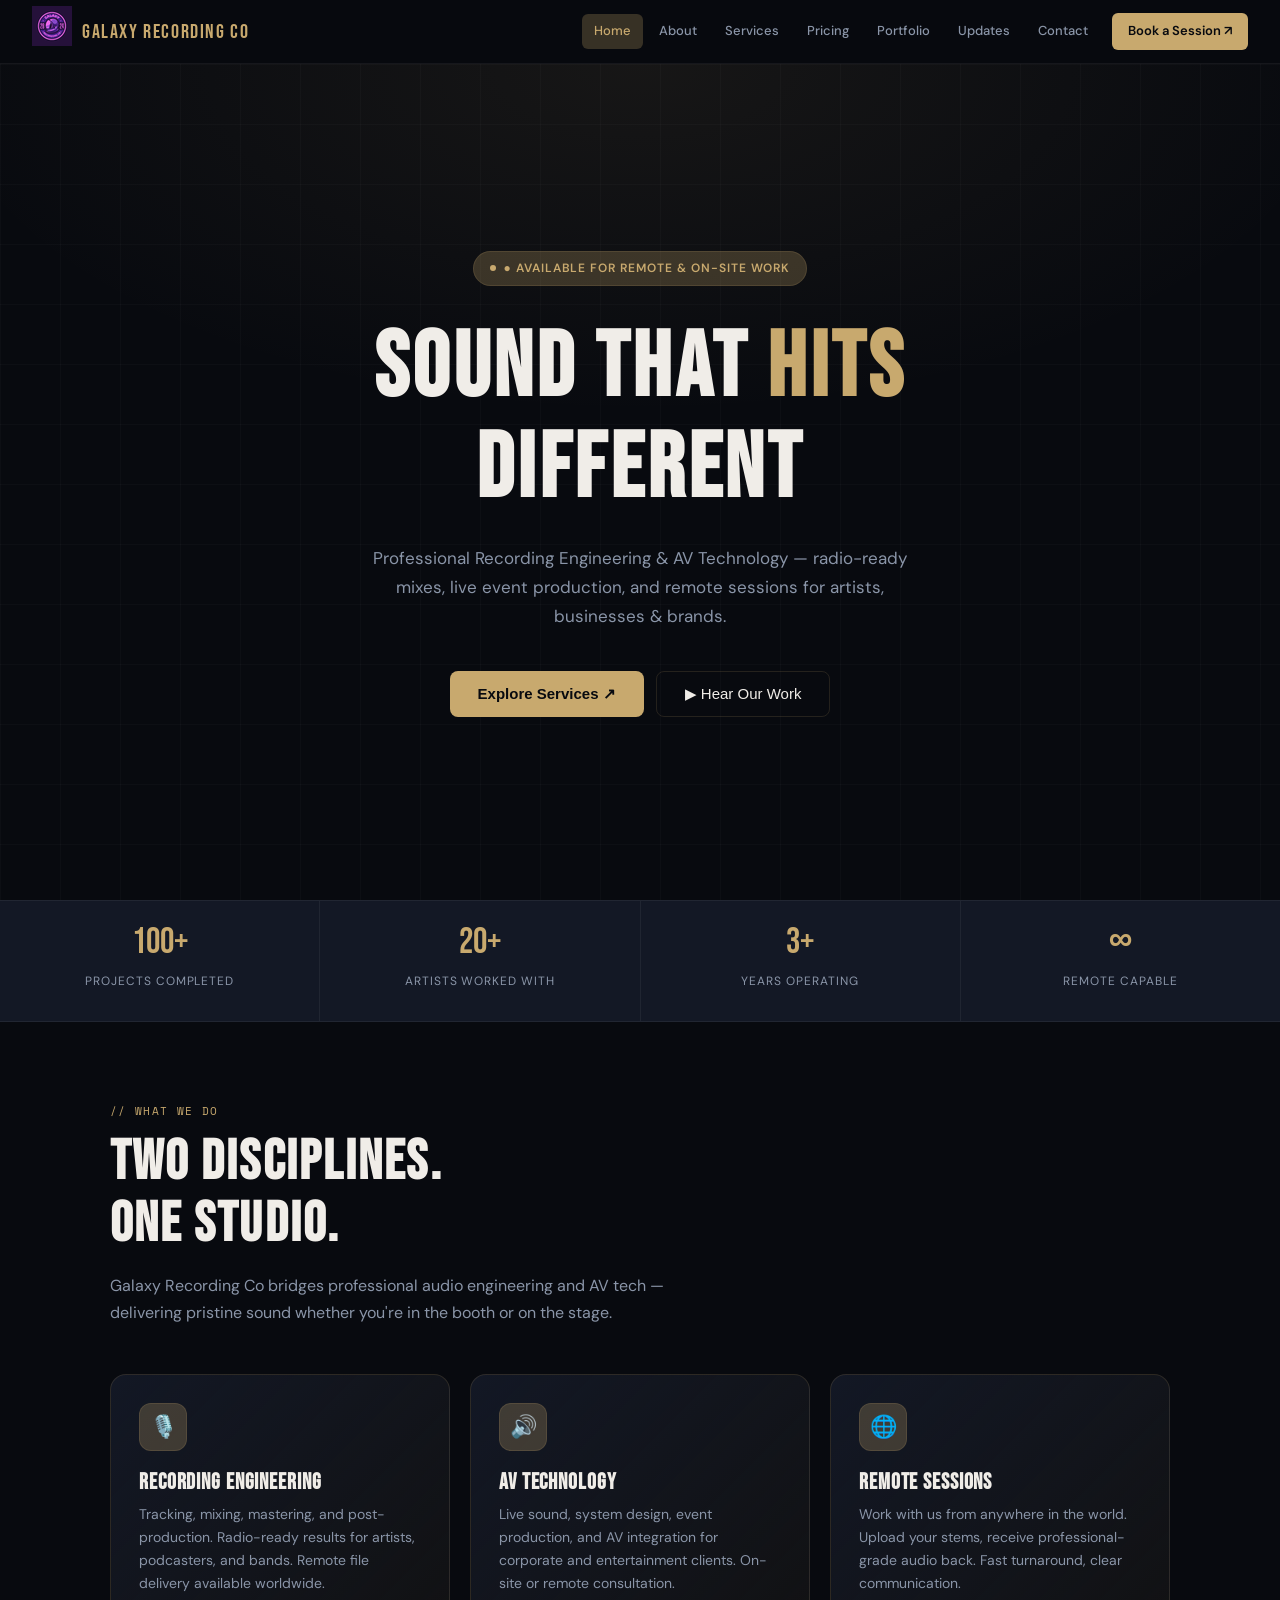
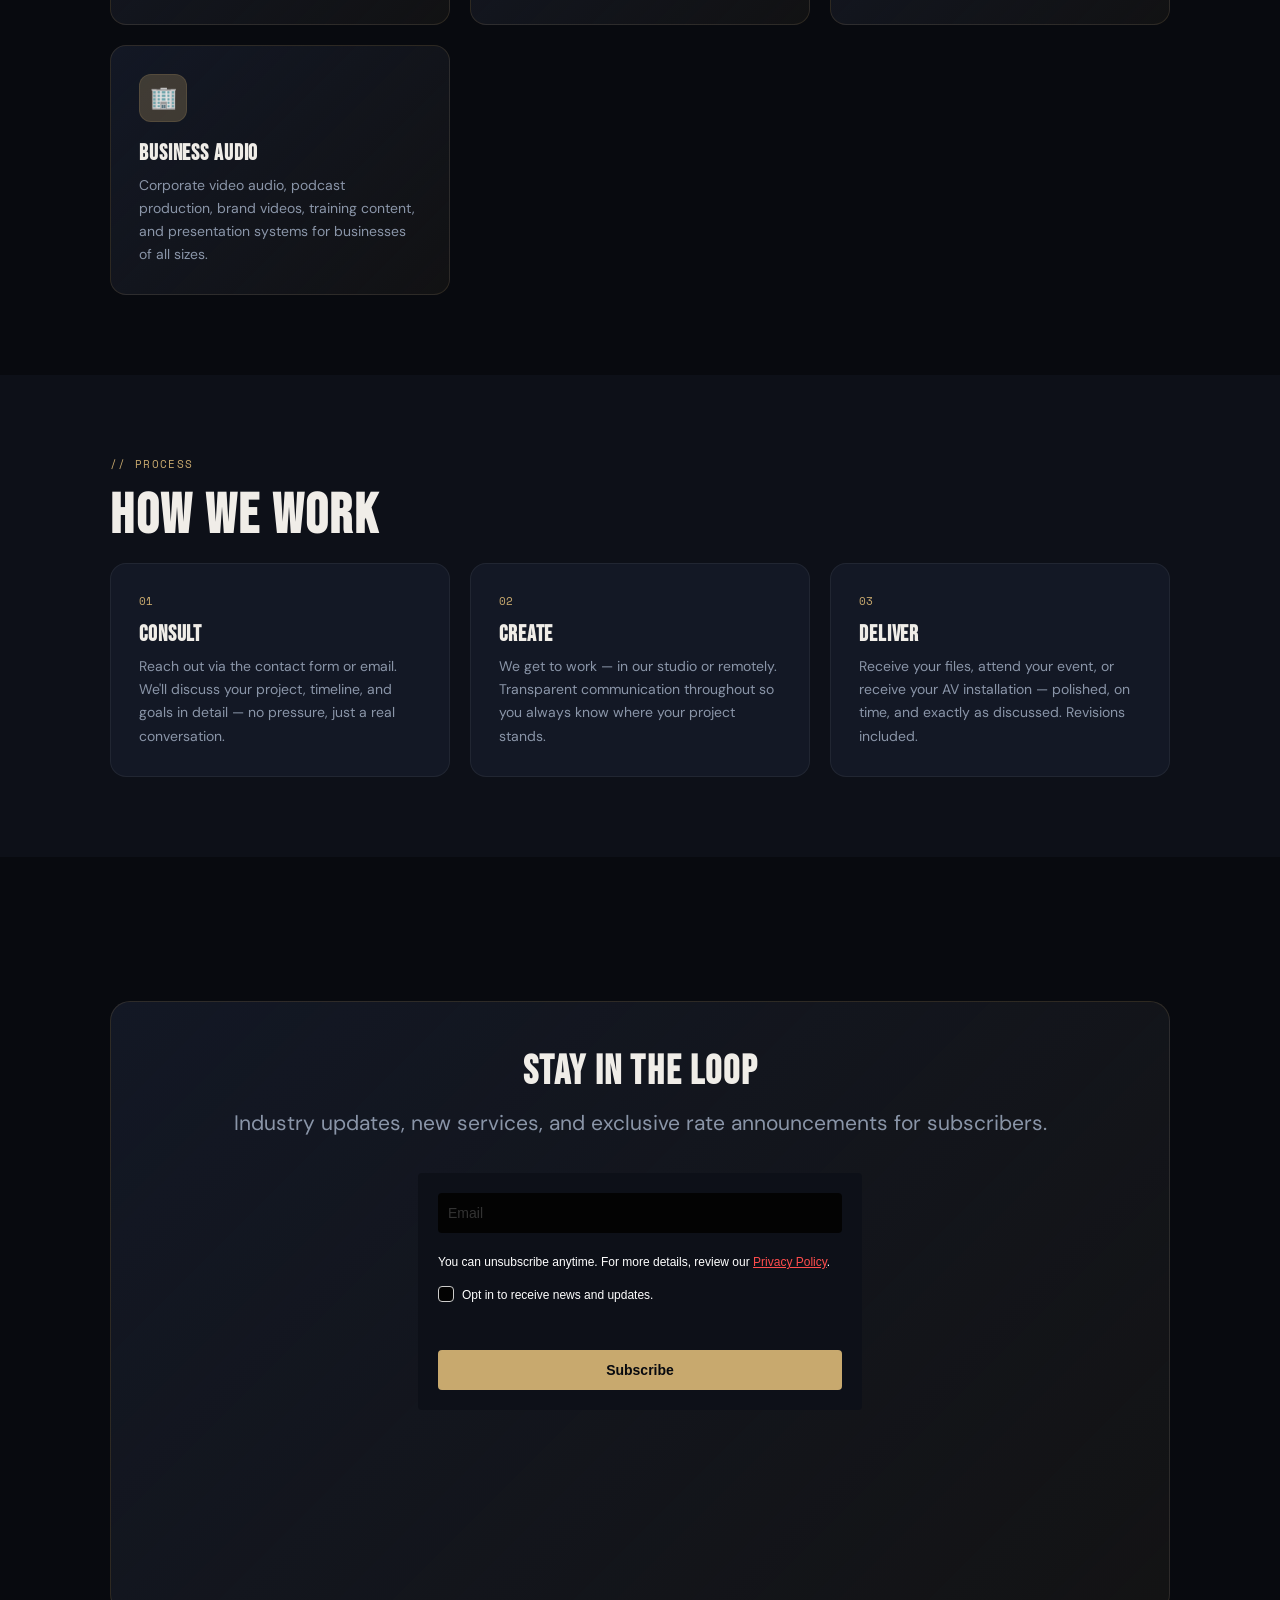
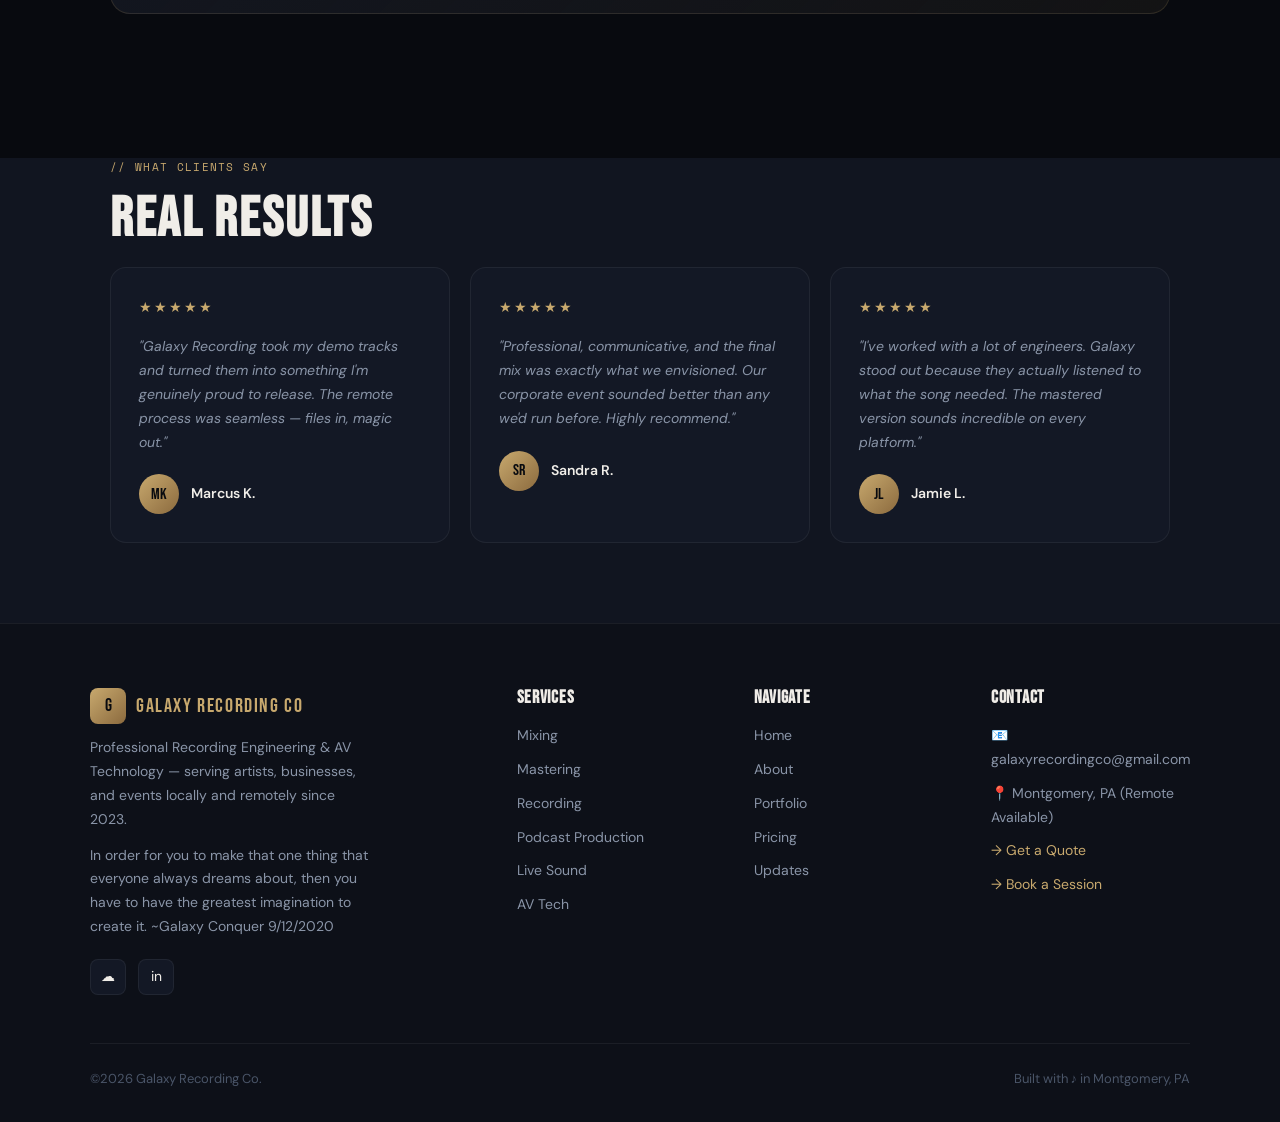
<file: index.html>
<!DOCTYPE html>
<html lang="en">
<head>
<meta charset="UTF-8">
<meta name="viewport" content="width=device-width, initial-scale=1.0">
   <script id="Cookiebot" src="https://consent.cookiebot.com/uc.js" data-cbid="c8eba260-b12e-4271-b3d1-ac4a27b3a8af" data-blockingmode="auto" type="text/javascript"></script>
<title>Galaxy Recording Co</title>
<link rel="preconnect" href="https://fonts.googleapis.com">
<link href="https://fonts.googleapis.com/css2?family=Bebas+Neue&family=DM+Sans:wght@300;400;500;600&family=Space+Mono:wght@400;700&display=swap" rel="stylesheet">
<style>
    * { margin: 0; padding: 0; box-sizing: border-box; }
    
    :root {
        --bg: #080a0f; --bg2: #0d1018; --bg3: #111520; --surface: #131825; --surface2: #1a2235;
        --accent: #c8a96e; --accent2: #e8c98a; --accentglow: rgba(200, 169, 110, 0.25);
        --text: #f0ede8; --textmuted: #8a95a8; --textdim: #4a5568;
        --border: rgba(200, 169, 110, 0.15); --borderfaint: rgba(255, 255, 255, 0.06);
        --red: #e05a5a; --green: #5ae0a0;
    }

    body { 
        background: var(--bg); 
        color: var(--text); 
        font-family: 'DM Sans', sans-serif; 
        font-size: 21px; /* Bumped from 15px for better readability */
        line-height: 1.7; /* Increased spacing for a premium feel */
        overflow-x: hidden; 
        min-height: 100vh; 
    }

    /* This allows your content to stretch wider on large screens */
    .section-max {
        max-width: 1200px; /* Adjust this number to make the content wider/narrower */
        margin: 0 auto;
        padding: 0 20px;
    }

    a { color: inherit; text-decoration: none; }

    /* Scaling the headings to match the new size */
    h1 { font-size: 3.5rem; }
    h2 { font-size: 2.5rem; }
    h3 { font-size: 1.75rem; }
    h4 { font-size: 1.25rem; }

    h1, h2, h3, h4 { 
        font-family: 'Bebas Neue', sans-serif; 
        letter-spacing: 0.04em; 
        line-height: 1.1; 
    }

/* NAV */
nav{position:fixed;top:0;left:0;right:0;z-index:100;background:rgba(8,10,15,0.92);backdrop-filter:blur(16px);border-bottom:1px solid var(--borderfaint);padding:0 2rem;height:64px;display:flex;align-items:center;justify-content:space-between}
.nav-logo{display:flex;align-items:center;gap:10px;cursor:pointer}
.nav-logo-icon{width:36px;height:36px;background:linear-gradient(135deg,var(--accent),#8b6a3e);border-radius:8px;display:flex;align-items:center;justify-content:center;font-family:'Bebas Neue';font-size:18px;color:#080a0f}
.nav-logo-text{font-family:'Bebas Neue';font-size:20px;letter-spacing:0.08em;color:var(--accent)}
.nav-links{display:flex;gap:4px;align-items:center}
.nav-link{padding:6px 12px;border-radius:6px;font-size:13px;font-weight:500;color:var(--textmuted);cursor:pointer;transition:all 0.2s;white-space:nowrap}
.nav-link:hover{color:var(--text);background:var(--borderfaint)}
.nav-link.active{color:var(--accent);background:var(--accentglow)}
.nav-cta{padding:7px 16px;border-radius:6px;background:var(--accent);color:#080a0f;font-size:13px;font-weight:600;cursor:pointer;transition:all 0.2s;margin-left:8px;white-space:nowrap}
.nav-cta:hover{background:var(--accent2);transform:translateY(-1px)}
.nav-mobile-btn{display:none;background:none;border:none;color:var(--text);font-size:22px;cursor:pointer}

/* PAGES */
.page{display:none;padding-top:64px;min-height:100vh;animation:fadeIn 0.35s ease}
.page.active{display:block}
@keyframes fadeIn{from{opacity:0;transform:translateY(12px)}to{opacity:1;transform:translateY(0)}}

/* HERO */
.hero{min-height:calc(100vh - 64px);display:flex;align-items:center;justify-content:center;text-align:center;position:relative;overflow:hidden;background:radial-gradient(ellipse 80% 60% at 50% 0%, rgba(200,169,110,0.08) 0%, transparent 70%)}
.hero-bg-grid{position:absolute;inset:0;background-image:linear-gradient(var(--borderfaint) 1px,transparent 1px),linear-gradient(90deg,var(--borderfaint) 1px,transparent 1px);background-size:60px 60px;opacity:0.4}
.hero-content{position:relative;z-index:1;max-width:760px;padding:0 2rem}
.hero-badge{display:inline-flex;align-items:center;gap:8px;background:var(--accentglow);border:1px solid var(--border);border-radius:100px;padding:6px 16px;font-size:12px;color:var(--accent);letter-spacing:0.08em;text-transform:uppercase;font-weight:600;margin-bottom:2rem}
.hero-badge::before{content:'';width:6px;height:6px;border-radius:50%;background:var(--accent);display:block;animation:pulse 2s infinite}
@keyframes pulse{0%,100%{opacity:1}50%{opacity:0.3}}
.hero h1{font-size:clamp(52px,8vw,92px);color:var(--text);margin-bottom:1.5rem}
.hero h1 span{color:var(--accent)}
.hero-sub{font-size:17px;color:var(--textmuted);max-width:540px;margin:0 auto 2.5rem;line-height:1.7}
.hero-actions{display:flex;gap:12px;justify-content:center;flex-wrap:wrap}
.btn-primary{padding:13px 28px;background:var(--accent);color:#080a0f;border-radius:8px;font-weight:600;font-size:15px;cursor:pointer;transition:all 0.2s;border:none;display:inline-flex;align-items:center;gap:8px}
.btn-primary:hover{background:var(--accent2);transform:translateY(-2px)}
.btn-secondary{padding:13px 28px;background:transparent;color:var(--text);border-radius:8px;font-weight:500;font-size:15px;cursor:pointer;transition:all 0.2s;border:1px solid var(--border);display:inline-flex;align-items:center;gap:8px}
.btn-secondary:hover{border-color:var(--accent);color:var(--accent);transform:translateY(-2px)}

/* STATS BAR */
.stats-bar{display:flex;gap:0;border-top:1px solid var(--borderfaint);border-bottom:1px solid var(--borderfaint);background:var(--surface)}
.stat-item{flex:1;text-align:center;padding:1.5rem 1rem;border-right:1px solid var(--borderfaint)}
.stat-item:last-child{border-right:none}
.stat-num{font-family:'Bebas Neue';font-size:36px;color:var(--accent);display:block;line-height:1}
.stat-label{font-size:12px;color:var(--textmuted);text-transform:uppercase;letter-spacing:0.08em;margin-top:4px}

/* SECTION */
.section{padding:80px 2rem}
.section-max{max-width:1100px;margin:0 auto}
.section-tag{font-family:'Space Mono';font-size:11px;color:var(--accent);letter-spacing:0.12em;text-transform:uppercase;margin-bottom:12px;display:block}
.section-title{font-size:clamp(36px,5vw,56px);margin-bottom:1rem;color:var(--text)}
.section-sub{color:var(--textmuted);max-width:560px;margin-bottom:3rem;font-size:16px}
.section-dark{background:var(--bg2)}
.section-surface{background:var(--bg3)}

/* CARDS */
.card-grid{display:grid;grid-template-columns:repeat(auto-fit,minmax(280px,1fr));gap:20px}
.card{background:var(--surface);border:1px solid var(--borderfaint);border-radius:16px;padding:28px;transition:all 0.3s;position:relative;overflow:hidden}
.card:hover{border-color:var(--border);transform:translateY(-4px);background:var(--surface2)}
.card-icon{width:48px;height:48px;border-radius:12px;background:var(--accentglow);border:1px solid var(--border);display:flex;align-items:center;justify-content:center;font-size:22px;margin-bottom:20px}
.card h3{font-family:'Bebas Neue';font-size:22px;margin-bottom:8px;color:var(--text)}
.card p{color:var(--textmuted);font-size:14px;line-height:1.65}
.card-accent{border-color:var(--border);background:linear-gradient(135deg,var(--surface) 0%,rgba(200,169,110,0.05) 100%)}

/* SERVICES CARDS */
.service-card{background:var(--surface);border:1px solid var(--borderfaint);border-radius:16px;padding:32px;transition:all 0.3s}
.service-card:hover{border-color:var(--border);transform:translateY(-4px)}
.service-num{font-family:'Space Mono';font-size:11px;color:var(--accent);margin-bottom:16px;display:block}
.service-price{font-family:'Bebas Neue';font-size:32px;color:var(--accent);margin-top:16px}
.service-price span{font-family:'DM Sans';font-size:14px;color:var(--textmuted);font-weight:400}
.tag{display:inline-flex;padding:4px 10px;border-radius:100px;font-size:11px;font-weight:600;letter-spacing:0.06em;text-transform:uppercase;background:var(--accentglow);color:var(--accent);border:1px solid var(--border);margin-bottom:12px}

/* PRICING */
.pricing-grid{display:grid;grid-template-columns:repeat(auto-fit,minmax(280px,1fr));gap:20px;margin-top:3rem}
.price-card{background:var(--surface);border:1px solid var(--borderfaint);border-radius:20px;padding:36px;text-align:center;transition:all 0.3s}
.price-card.featured{border-color:var(--accent);background:linear-gradient(160deg,var(--surface2) 0%,rgba(200,169,110,0.06) 100%)}
.price-card:hover{transform:translateY(-4px)}
.price-name{font-family:'Bebas Neue';font-size:24px;margin-bottom:8px}
.price-amount{font-family:'Bebas Neue';font-size:56px;color:var(--accent);line-height:1}
.price-period{font-size:13px;color:var(--textmuted);margin-bottom:24px}
.price-features{list-style:none;text-align:left;margin:24px 0;display:flex;flex-direction:column;gap:10px}
.price-features li{display:flex;align-items:center;gap:10px;font-size:14px;color:var(--textmuted)}
.price-features li::before{content:'✓';color:var(--accent);font-weight:700;font-size:12px;width:18px;height:18px;border-radius:50%;background:var(--accentglow);display:flex;align-items:center;justify-content:center;flex-shrink:0}
.popular-badge{display:inline-block;background:var(--accent);color:#080a0f;font-size:11px;font-weight:700;letter-spacing:0.08em;text-transform:uppercase;padding:4px 12px;border-radius:100px;margin-bottom:16px}

/* TESTIMONIALS */
.testi-grid{display:grid;grid-template-columns:repeat(auto-fit,minmax(300px,1fr));gap:20px}
.testi-card{background:var(--surface);border:1px solid var(--borderfaint);border-radius:16px;padding:28px}
.testi-stars{color:var(--accent);font-size:14px;margin-bottom:16px;letter-spacing:2px}
.testi-text{color:var(--textmuted);font-size:14px;line-height:1.7;margin-bottom:20px;font-style:italic}
.testi-author{display:flex;align-items:center;gap:12px}
.testi-avatar{width:40px;height:40px;border-radius:50%;background:linear-gradient(135deg,var(--accent),#8b6a3e);display:flex;align-items:center;justify-content:center;font-family:'Bebas Neue';font-size:16px;color:#080a0f;flex-shrink:0}
.testi-name{font-weight:600;font-size:14px}
.testi-role{font-size:12px;color:var(--textmuted)}

/* CONTACT */
.contact-grid{display:grid;grid-template-columns:4fr 1fr;gap:48px;align-items:center} /* This changes the contact form size */
.contact-form{background:var(--surface);border:1px solid var(--borderfaint);border-radius:20px;padding:36px}
.form-group{margin-bottom:20px}
.form-group label{display:block;font-size:13px;font-weight:600;color:var(--textmuted);margin-bottom:8px;text-transform:uppercase;letter-spacing:0.06em}
.form-group input,.form-group textarea,.form-group select{width:100%;background:var(--bg3);border:1px solid var(--borderfaint);border-radius:8px;padding:12px 14px;color:var(--text);font-family:'DM Sans';font-size:14px;transition:border-color 0.2s;outline:none}
.form-group input:focus,.form-group textarea:focus,.form-group select:focus{border-color:var(--accent)}
.form-group textarea{height:120px;resize:vertical}
.form-group select option{background:var(--bg)}
.contact-info{display:flex;flex-direction:column;gap:24px}
.contact-info-card{background:var(--surface);border:1px solid var(--borderfaint);border-radius:12px;padding:20px;display:flex;gap:16px;align-items:flex-start}
.contact-icon{width:40px;height:40px;border-radius:10px;background:var(--accentglow);border:1px solid var(--border);display:flex;align-items:center;justify-content:center;font-size:18px;flex-shrink:0}
.contact-detail h4{font-size:14px;font-weight:600;margin-bottom:4px}
.contact-detail p{font-size:13px;color:var(--textmuted)}

/* PORTFOLIO */
.portfolio-filter{display:flex;gap:8px;flex-wrap:wrap;margin-bottom:2.5rem}
.filter-btn{padding:7px 16px;border-radius:100px;font-size:13px;font-weight:500;cursor:pointer;border:1px solid var(--borderfaint);background:transparent;color:var(--textmuted);transition:all 0.2s}
.filter-btn.active,.filter-btn:hover{border-color:var(--accent);color:var(--accent);background:var(--accentglow)}
.portfolio-grid{display:grid;grid-template-columns:repeat(auto-fill,minmax(300px,1fr));gap:20px}
.portfolio-item{border-radius:16px;overflow:hidden;background:var(--surface);border:1px solid var(--borderfaint);transition:all 0.3s;cursor:pointer}
.portfolio-item:hover{border-color:var(--border);transform:translateY(-4px)}
.portfolio-thumb{height:180px;display:flex;align-items:center;justify-content:center;font-size:48px;position:relative;overflow:hidden}
.portfolio-thumb::after{content:'▶';position:absolute;width:44px;height:44px;background:var(--accent);border-radius:50%;display:flex;align-items:center;justify-content:center;font-size:14px;color:#080a0f;opacity:0;transition:opacity 0.2s}
.portfolio-item:hover .portfolio-thumb::after{opacity:1}
.portfolio-meta{padding:20px}
.portfolio-type{font-size:11px;color:var(--accent);text-transform:uppercase;letter-spacing:0.08em;margin-bottom:6px;font-weight:600}
.portfolio-meta h3{font-family:'Bebas Neue';font-size:20px;margin-bottom:4px}
.portfolio-meta p{font-size:13px;color:var(--textmuted)}

/* FAQ */
.faq-list{display:flex;flex-direction:column;gap:12px;max-width:780px}
.faq-item{background:var(--surface);border:1px solid var(--borderfaint);border-radius:12px;overflow:hidden;transition:border-color 0.2s}
.faq-item.open{border-color:var(--border)}
.faq-q{padding:20px 24px;cursor:pointer;display:flex;justify-content:space-between;align-items:center;font-weight:500;font-size:15px}
.faq-q::after{content:'+';font-size:20px;color:var(--accent);transition:transform 0.2s;flex-shrink:0}
.faq-item.open .faq-q::after{transform:rotate(45deg)}
.faq-a{padding:0 24px 20px;color:var(--textmuted);font-size:14px;line-height:1.7;display:none}
.faq-item.open .faq-a{display:block}

/* DASHBOARD */
.dashboard{display:grid;grid-template-columns:220px 1fr;min-height:calc(100vh - 64px)}
.dash-sidebar{background:var(--bg2);border-right:1px solid var(--borderfaint);padding:24px 0;display:flex;flex-direction:column}
.dash-nav-section{padding:0 12px;margin-bottom:24px}
.dash-nav-label{font-size:10px;text-transform:uppercase;letter-spacing:0.1em;color:var(--textdim);padding:0 12px;margin-bottom:8px;font-weight:600}
.dash-nav-item{display:flex;align-items:center;gap:10px;padding:10px 12px;border-radius:8px;cursor:pointer;font-size:14px;color:var(--textmuted);transition:all 0.2s;margin-bottom:2px}
.dash-nav-item:hover{color:var(--text);background:var(--borderfaint)}
.dash-nav-item.active{color:var(--accent);background:var(--accentglow)}
.dash-nav-item .icon{font-size:16px}
.dash-main{background:var(--bg3);padding:32px;overflow-y:auto}
.dash-header{display:flex;justify-content:space-between;align-items:center;margin-bottom:32px}
.dash-greeting h2{font-family:'Bebas Neue';font-size:32px}
.dash-greeting p{color:var(--textmuted);font-size:14px}
.dash-stats{display:grid;grid-template-columns:repeat(4,1fr);gap:16px;margin-bottom:28px}
.dash-stat{background:var(--surface);border:1px solid var(--borderfaint);border-radius:12px;padding:20px}
.dash-stat-label{font-size:12px;color:var(--textmuted);margin-bottom:8px;text-transform:uppercase;letter-spacing:0.06em}
.dash-stat-val{font-family:'Bebas Neue';font-size:32px;color:var(--text);line-height:1}
.dash-stat-change{font-size:12px;color:var(--green);margin-top:4px}
.dash-grid{display:grid;grid-template-columns:1fr 1fr;gap:20px}
.dash-panel{background:var(--surface);border:1px solid var(--borderfaint);border-radius:16px;padding:24px}
.dash-panel h3{font-family:'Bebas Neue';font-size:20px;margin-bottom:16px;color:var(--text)}
.dash-activity-item{display:flex;gap:12px;align-items:flex-start;padding:10px 0;border-bottom:1px solid var(--borderfaint)}
.dash-activity-item:last-child{border-bottom:none}
.activity-dot{width:8px;height:8px;border-radius:50%;background:var(--accent);flex-shrink:0;margin-top:6px}
.activity-text{font-size:13px;color:var(--textmuted)}
.activity-time{font-size:11px;color:var(--textdim);margin-top:2px;font-family:'Space Mono'}
.dash-project-item{display:flex;align-items:center;justify-content:space-between;padding:10px 0;border-bottom:1px solid var(--borderfaint)}
.dash-project-item:last-child{border-bottom:none}
.proj-name{font-size:14px;font-weight:500;margin-bottom:3px}
.proj-client{font-size:12px;color:var(--textmuted)}
.proj-status{font-size:11px;font-weight:600;padding:3px 10px;border-radius:100px}
.status-mix{background:rgba(200,169,110,0.15);color:var(--accent)}
.status-master{background:rgba(90,224,160,0.15);color:var(--green)}
.status-record{background:rgba(224,90,90,0.15);color:var(--red)}
.notification-dot{width:8px;height:8px;background:var(--red);border-radius:50%;position:absolute;top:-2px;right:-2px}

/* BLOG */
.blog-grid{display:grid;grid-template-columns:repeat(auto-fill,minmax(300px,1fr));gap:24px}
.blog-card{background:var(--surface);border:1px solid var(--borderfaint);border-radius:16px;overflow:hidden;transition:all 0.3s;cursor:pointer}
.blog-card:hover{border-color:var(--border);transform:translateY(-4px)}
.blog-thumb{height:160px;display:flex;align-items:center;justify-content:center;font-size:44px}
.blog-body{padding:24px}
.blog-tag{font-size:11px;color:var(--accent);text-transform:uppercase;letter-spacing:0.08em;font-weight:600;margin-bottom:8px;display:block}
.blog-body h3{font-family:'Bebas Neue';font-size:22px;margin-bottom:8px;line-height:1.2}
.blog-body p{font-size:13px;color:var(--textmuted);line-height:1.65;margin-bottom:16px}
.blog-meta{display:flex;gap:16px;font-size:12px;color:var(--textdim);font-family:'Space Mono'}

/* ABOUT */
.about-hero{display:grid;grid-template-columns:1fr 1fr;gap:64px;align-items:center;margin-bottom:64px}
.about-img{height:400px;background:linear-gradient(135deg,var(--surface) 0%,var(--surface2) 100%);border-radius:20px;border:1px solid var(--border);display:flex;align-items:center;justify-content:center;font-size:80px;position:relative;overflow:hidden}
.about-img::before{content:'';position:absolute;inset:0;background:radial-gradient(circle at 50% 50%,var(--accentglow),transparent 70%)}
.skill-bar{margin-bottom:16px}
.skill-name{display:flex;justify-content:space-between;font-size:13px;margin-bottom:6px;color:var(--textmuted)}
.skill-track{background:var(--surface2);border-radius:100px;height:4px;overflow:hidden}
.skill-fill{height:100%;border-radius:100px;background:linear-gradient(90deg,var(--accent),var(--accent2))}

/* EQUIPMENT */
.equipment-grid{display:grid;grid-template-columns:repeat(auto-fill,minmax(240px,1fr));gap:16px}
.equip-card{background:var(--surface);border:1px solid var(--borderfaint);border-radius:12px;padding:20px;transition:all 0.2s}
.equip-card:hover{border-color:var(--border)}
.equip-cat{font-size:10px;color:var(--accent);text-transform:uppercase;letter-spacing:0.1em;margin-bottom:8px;font-weight:600;font-family:'Space Mono'}
.equip-card h4{font-size:15px;font-weight:600;margin-bottom:4px}
.equip-card p{font-size:13px;color:var(--textmuted)}

/* FOOTER */
footer{background:var(--bg2);border-top:1px solid var(--borderfaint);padding:64px 2rem 32px}
.footer-grid{display:grid;grid-template-columns:2fr 1fr 1fr 1fr;gap:48px;max-width:1100px;margin:0 auto 48px}
.footer-brand p{color:var(--textmuted);font-size:14px;margin-top:12px;max-width:280px;line-height:1.7}
.footer-col h4{font-family:'Bebas Neue';font-size:18px;margin-bottom:16px;color:var(--text)}
.footer-col ul{list-style:none;display:flex;flex-direction:column;gap:10px}
.footer-col ul li{font-size:14px;color:var(--textmuted);cursor:pointer;transition:color 0.2s}
.footer-col ul li:hover{color:var(--accent)}
.footer-bottom{max-width:1100px;margin:0 auto;padding-top:24px;border-top:1px solid var(--borderfaint);display:flex;justify-content:space-between;align-items:center;font-size:13px;color:var(--textdim)}
.social-links{display:flex;gap:12px}
.social-link{width:36px;height:36px;border-radius:8px;background:var(--surface);border:1px solid var(--borderfaint);display:flex;align-items:center;justify-content:center;cursor:pointer;transition:all 0.2s;font-size:14px}
.social-link:hover{border-color:var(--accent);color:var(--accent);background:var(--accentglow)}

/* NEWSLETTER */
.newsletter-bar{background:linear-gradient(135deg,var(--surface) 0%,rgba(200,169,110,0.06) 100%);border:1px solid var(--border);border-radius:20px;padding:48px;text-align:center;margin:64px 0}
.newsletter-bar h2{font-family:'Bebas Neue';font-size:40px;margin-bottom:12px}
.newsletter-bar p{color:var(--textmuted);margin-bottom:24px}
.newsletter-form{display:flex;gap:12px;max-width:460px;margin:0 auto}
.newsletter-form input{flex:1;background:var(--bg);border:1px solid var(--borderfaint);border-radius:8px;padding:12px 16px;color:var(--text);font-family:'DM Sans';font-size:14px;outline:none}
.newsletter-form input:focus{border-color:var(--accent)}

/* MOBILE */
.mobile-menu{display:none;position:fixed;top:64px;left:0;right:0;bottom:0;background:rgba(8,10,15,0.98);z-index:99;padding:24px;flex-direction:column;gap:8px;overflow-y:auto}
.mobile-menu.open{display:flex}
.mobile-link{padding:14px 16px;border-radius:8px;font-size:16px;font-weight:500;color:var(--textmuted);cursor:pointer;border:1px solid transparent;transition:all 0.2s}
.mobile-link:hover,.mobile-link.active{color:var(--accent);border-color:var(--border);background:var(--accentglow)}

@media(max-width:900px){
.contact-grid{grid-template-columns:1fr}
.about-hero{grid-template-columns:1fr}
.dashboard{grid-template-columns:1fr}
.dash-sidebar{display:none}
.dash-stats{grid-template-columns:repeat(2,1fr)}
.dash-grid{grid-template-columns:1fr}
.footer-grid{grid-template-columns:1fr 1fr}
.nav-links{display:none}
.nav-cta{display:none}
.nav-mobile-btn{display:block}
}
@media(max-width:500px){
.stats-bar{flex-wrap:wrap}
.stat-item{flex:1 1 50%;border-right:none;border-bottom:1px solid var(--borderfaint)}
.dash-stats{grid-template-columns:1fr 1fr}
.footer-grid{grid-template-columns:1fr}
.hero h1{font-size:44px}
}
</style>
</head>
<body>

<nav>
  <div class="nav-logo" onclick="showPage('home')">
     
    <a href="#home" class="logo-link">
  <img src="assets/GalaxyRecordingCo_Logo.png" alt="Galaxy Recording Co" class="logo-img">
</a>
    <span class="nav-logo-text">Galaxy Recording Co</span>
  </div>
   
  <div class="nav-links">
    <div class="nav-link active" onclick="showPage('home')" data-page="home">Home</div>
    <div class="nav-link" onclick="showPage('about')" data-page="about">About</div>
    <div class="nav-link" onclick="showPage('services')" data-page="services">Services</div>
    <div class="nav-link" onclick="showPage('pricing')" data-page="pricing">Pricing</div>
    <div class="nav-link" onclick="showPage('portfolio')" data-page="portfolio">Portfolio</div>
    <div class="nav-link" onclick="showPage('blog')" data-page="blog">Updates</div>
    <div class="nav-link" onclick="showPage('contact')" data-page="contact">Contact</div>
    <div class="nav-cta" onclick="showPage('contact')" data-page="contact">Book a Session ↗</div>
  </div>
  <button class="nav-mobile-btn" onclick="toggleMenu()">☰</button>
</nav>
  <!-- div class="nav-link" onclick="hidePage('dashboard')">Portal</div> -->
 
<div class="mobile-menu" id="mobileMenu">
  <div class="mobile-link active" onclick="showPage('home');toggleMenu()" data-page="home">Home</div>
  <div class="mobile-link" onclick="showPage('about');toggleMenu()" data-page="about">About</div>
  <div class="mobile-link" onclick="showPage('services');toggleMenu()" data-page="services">Services</div>
  <div class="mobile-link" onclick="showPage('pricing');toggleMenu()" data-page="pricing">Pricing</div> 
  <div class="mobile-link" onclick="showPage('portfolio');toggleMenu()" data-page="portfolio">Portfolio</div>
  <div class="mobile-link" onclick="showPage('blog');toggleMenu()" data-page="blog">Updates</div>
  <div class="mobile-link" onclick="showPage('contact');toggleMenu()" data-page="contact">Contact</div>
</div>
  <!-- div class="mobile-link" onclick="hidePage('dashboard');toggleMenu()">Client Portal</div> -->
  
<!-- HOME PAGE -->
<div class="page active" id="page-home">
  <div class="hero">
    <div class="hero-bg-grid"></div>
    <div class="hero-content">
      <div class="hero-badge">● Available for Remote & On-Site Work</div>
      <h1>SOUND THAT <span>HITS</span> DIFFERENT</h1>
      <p class="hero-sub">Professional Recording Engineering &amp; AV Technology — radio-ready mixes, live event production, and remote sessions for artists, businesses &amp; brands.</p>

      <div class="hero-actions">
        <button class="btn-primary" onclick="showPage('services')">Explore Services ↗</button>
        <button class="btn-secondary" onclick="showPage('portfolio')">▶ Hear Our Work</button>
      </div>
    </div>
  </div>
  <div class="stats-bar">
    <div class="stat-item"><span class="stat-num">100+</span><span class="stat-label">Projects Completed</span></div>
    <div class="stat-item"><span class="stat-num">20+</span><span class="stat-label">Artists Worked With</span></div>
    <div class="stat-item"><span class="stat-num">3+</span><span class="stat-label">Years Operating</span></div>
    <div class="stat-item"><span class="stat-num">∞</span><span class="stat-label">Remote Capable</span></div>
  </div>
  <div class="section">
    <div class="section-max">
      <span class="section-tag">// What We Do</span>
      <h2 class="section-title">Two Disciplines.<br>One Studio.</h2>
      <p class="section-sub">Galaxy Recording Co bridges professional audio engineering and AV tech — delivering pristine sound whether you're in the booth or on the stage.</p>
      <div class="card-grid">
        <div class="card card-accent">
          <div class="card-icon">🎙️</div>
          <h3>Recording Engineering</h3>
          <p>Tracking, mixing, mastering, and post-production. Radio-ready results for artists, podcasters, and bands. Remote file delivery available worldwide.</p>
        </div>
        
        <div class="card card-accent">
          <div class="card-icon">🔊</div>
          <h3>AV Technology</h3>
          <p>Live sound, system design, event production, and AV integration for corporate and entertainment clients. On-site or remote consultation.</p>
        </div>
        
        <div class="card card-accent">
          <div class="card-icon">🌐</div>
          <h3>Remote Sessions</h3>
          <p>Work with us from anywhere in the world. Upload your stems, receive professional-grade audio back. Fast turnaround, clear communication.</p>
        </div>
        
        <div class="card card-accent">
          <div class="card-icon">🏢</div>
          <h3>Business Audio</h3>
          <p>Corporate video audio, podcast production, brand videos, training content, and presentation systems for businesses of all sizes.</p>
        </div>
      </div>
    </div>
  </div>
  
  <div class="section section-dark">
    <div class="section-max">
      <span class="section-tag">// Process</span>
      <h2 class="section-title">How We Work</h2>
      <div class="card-grid">
        <div class="card">
          <span style="font-family:'Space Mono';font-size:11px;color:var(--accent);margin-bottom:12px;display:block">01</span>
          <h3>Consult</h3>
          <p>Reach out via the contact form or email. We'll discuss your project, timeline, and goals in detail — no pressure, just a real conversation.</p>
        </div>
        
        <div class="card">
          <span style="font-family:'Space Mono';font-size:11px;color:var(--accent);margin-bottom:12px;display:block">02</span>
          <h3>Create</h3>
          <p>We get to work — in our studio or remotely. Transparent communication throughout so you always know where your project stands.</p>
        </div>
        
        <div class="card">
          <span style="font-family:'Space Mono';font-size:11px;color:var(--accent);margin-bottom:12px;display:block">03</span>
          <h3>Deliver</h3>
          <p>Receive your files, attend your event, or receive your AV installation — polished, on time, and exactly as discussed. Revisions included.</p>
        </div>
      </div>
    </div>
  </div>
  
  <div class="section">
  <div class="section-max">
    <div class="newsletter-bar">
      <h2>STAY IN THE LOOP</h2>
      <p>Industry updates, new services, and exclusive rate announcements for subscribers.</p>
      
      <!-- New MailerLite Embed -->
      <div class="newsletter-form">
        <iframe 
            src="subscribe.html" 
            frameborder="0" 
            style="width: 1200px; height: 400px; border: none; background: transparent;"
            scrolling="no">
        </iframe>
      </div>
      
    </div>
  </div>
</div>
  
  <div class="section section-surface" style="padding-top:0">
    <div class="section-max">
      <span class="section-tag">// What Clients Say</span>
      <h2 class="section-title">Real Results</h2>
      <div class="testi-grid">
        <div class="testi-card">
          <div class="testi-stars">★★★★★</div>
          <p class="testi-text">"Galaxy Recording took my demo tracks and turned them into something I'm genuinely proud to release. The remote process was seamless — files in, magic out."</p>
          <div class="testi-author"><div class="testi-avatar">MK</div><div><div class="testi-name">Marcus K.</div><div class="testi-role"></div></div></div>
        </div>
        <div class="testi-card">
          <div class="testi-stars">★★★★★</div>
          <p class="testi-text">"Professional, communicative, and the final mix was exactly what we envisioned. Our corporate event sounded better than any we'd run before. Highly recommend."</p>
          <div class="testi-author"><div class="testi-avatar">SR</div><div><div class="testi-name">Sandra R.</div><div class="testi-role"></div></div></div>
        </div>
        <div class="testi-card">
          <div class="testi-stars">★★★★★</div>
          <p class="testi-text">"I've worked with a lot of engineers. Galaxy stood out because they actually listened to what the song needed. The mastered version sounds incredible on every platform."</p>
          <div class="testi-author"><div class="testi-avatar">JL</div><div><div class="testi-name">Jamie L.</div><div class="testi-role"></div></div></div>
        </div>
      </div>
    </div>
  </div>
</div>

<!-- ABOUT PAGE -->
<div class="page" id="page-about">
  <div class="hero" style="min-height:320px;text-align:left;justify-content:flex-start">
    <div class="hero-bg-grid"></div>
    <div class="hero-content" style="text-align:left;padding:80px 2rem 40px;max-width:1100px;margin:0 auto">
      <div class="hero-badge">● Founded 2023 · Montgomery, PA</div>
      <h1>THE ENGINEER<br>BEHIND THE <span>SOUND</span></h1>
    </div>
  </div>
  <div class="section">
    <div class="section-max">
      <div class="about-hero">
        <div>
          <span class="section-tag">// About Galaxy Recording Co</span>
          <h2 class="section-title">Precision Audio.<br>Real Experience.</h2>
          <p style="color:var(--textmuted);line-height:1.8;margin-bottom:1.5rem">Galaxy Recording Co is a professional audio engineering and AV technology operation founded in late 2023. We deliver radio-ready recordings, live event audio, and AV solutions for artists, businesses, and organizations.</p>
          <p style="color:var(--textmuted);line-height:1.8;margin-bottom:2rem">Whether you're an independent artist looking for your first polished single, a band ready to record an EP, a business needing corporate video audio, or an event that demands flawless live sound — we have the skills, equipment, and experience to make it happen.</p>
          <div style="display:flex;gap:16px;flex-wrap:wrap">
            <button class="btn-primary" onclick="showPage('contact')">Work With Us</button>
            <button class="btn-secondary" onclick="showPage('services')">View Services</button>
          </div>
        </div>
        <div class="about-img">🎚️</div>
      </div>
      <div style="display:grid;grid-template-columns:1fr 1fr;gap:48px;align-items:start">
        <div>
          <span class="section-tag">// Skills & Expertise</span>
          <h3 style="font-family:'Bebas Neue';font-size:28px;margin-bottom:24px">Technical Proficiency</h3>
          <div class="skill-bar"><div class="skill-name"><span>Mixing & Mastering</span><span>95%</span></div><div class="skill-track"><div class="skill-fill" style="width:95%"></div></div></div>
          <div class="skill-bar"><div class="skill-name"><span>Recording Engineering</span><span>90%</span></div><div class="skill-track"><div class="skill-fill" style="width:90%"></div></div></div>
          <div class="skill-bar"><div class="skill-name"><span>Live Sound / FOH</span><span>88%</span></div><div class="skill-track"><div class="skill-fill" style="width:88%"></div></div></div>
          <div class="skill-bar"><div class="skill-name"><span>AV System Design</span><span>85%</span></div><div class="skill-track"><div class="skill-fill" style="width:85%"></div></div></div>
          <div class="skill-bar"><div class="skill-name"><span>Podcast Production</span><span>92%</span></div><div class="skill-track"><div class="skill-fill" style="width:92%"></div></div></div>
          <div class="skill-bar"><div class="skill-name"><span>Post-Production Audio</span><span>87%</span></div><div class="skill-track"><div class="skill-fill" style="width:87%"></div></div></div>
        </div>
        <div>
          <span class="section-tag">// Genres & Formats</span>
          <h3 style="font-family:'Bebas Neue';font-size:28px;margin-bottom:24px">We Work With</h3>
          <div style="display:flex;flex-wrap:wrap;gap:8px">
            <span class="tag">Hip-Hop / Rap</span><span class="tag">R&B / Soul</span><span class="tag">Rock / Metal</span><span class="tag">Pop</span><span class="tag">Country</span><span class="tag">Electronic</span><span class="tag">Podcast</span><span class="tag">Corporate Video</span><span class="tag">Indie</span><span class="tag">Jazz</span><span class="tag">Voice-Over</span><span class="tag">Live Events</span><span class="tag">Film Audio</span><span class="tag">Streaming</span>
          </div>
          <div style="margin-top:32px">
            <h3 style="font-family:'Bebas Neue';font-size:28px;margin-bottom:16px">Software & DAWs</h3>
            <div style="display:flex;flex-wrap:wrap;gap:8px">
              <span class="tag">Pro Tools</span><span class="tag">Logic Pro</span><span class="tag">Ableton Live</span><span class="tag">FL Studio</span><span class="tag">Reaper</span><span class="tag">Waves Plugins</span><span class="tag">iZotope</span><span class="tag">UAD</span>
            </div>
          </div>
        </div>
      </div>
    </div>
  </div>
</div>

<!-- SERVICES PAGE -->
<div class="page" id="page-services">
  <div class="hero" style="min-height:280px;text-align:center">
    <div class="hero-bg-grid"></div>
    <div class="hero-content">
      <div class="hero-badge">● Remote & On-Site Available</div>
      <h1>OUR <span>SERVICES</span></h1>
      <p class="hero-sub">From raw recordings to polished releases. From AV installs to live events. We do it all.</p>
    </div>
  </div>
  
  <div class="section">
    <div class="section-max">
      <span class="section-tag">// Recording Services</span>
      <h2 class="section-title">Audio Engineering</h2>
      <div class="card-grid" style="margin-bottom:64px">
        <div class="service-card">
          <span class="service-num">01 // Recording</span>
          <div class="card-icon" style="margin:0 0 16px">🎙️</div>
          <h3 style="font-family:'Bebas Neue';font-size:26px">Tracking &amp; Recording</h3>
          <p style="color:var(--textmuted);font-size:14px;line-height:1.7;margin:12px 0">Full vocal, instrument, and band recording sessions with top-tier microphones, preamps, and acoustic treatment. In-studio or hybrid sessions available.</p>
          <ul style="list-style:none;margin-top:12px;display:flex;flex-direction:column;gap:8px">
            <li style="font-size:13px;color:var(--textmuted)">✓ Pro mic selection for every source</li>
            <li style="font-size:13px;color:var(--textmuted)">✓ Vocal tuning &amp; comping</li>
            <li style="font-size:13px;color:var(--textmuted)">✓ Multi-track session management</li>
          </ul>
          <div class="service-price">From $75<span> / session</span></div>
        </div>
        
        <div class="service-card">
          <span class="service-num">02 // Mixing</span>
          <div class="card-icon" style="margin:0 0 16px">🎛️</div>
          <h3 style="font-family:'Bebas Neue';font-size:26px">Mixing</h3>
          <p style="color:var(--textmuted);font-size:14px;line-height:1.7;margin:12px 0">Full stem mixing with depth, punch, and clarity. Industry-standard plugins and analog-modeled processing. Stems accepted remotely.</p>
          <ul style="list-style:none;margin-top:12px;display:flex;flex-direction:column;gap:8px">
            <li style="font-size:13px;color:var(--textmuted)">✓ Up to 2 free revisions</li>
            <li style="font-size:13px;color:var(--textmuted)">✓ All genres welcome</li>
            <li style="font-size:13px;color:var(--textmuted)">✓ 48-72 hr turnaround available</li>
          </ul>
          <div class="service-price">From $100<span> / song</span></div>
        </div>
        
        <div class="service-card">
          <span class="service-num">03 // Mastering</span>
          <div class="card-icon" style="margin:0 0 16px">💎</div>
          <h3 style="font-family:'Bebas Neue';font-size:26px">Mastering</h3>
          <p style="color:var(--textmuted);font-size:14px;line-height:1.7;margin:12px 0">Streaming-optimized masters for Spotify, Apple Music, YouTube, and beyond. Loudness standards met, dynamics preserved.</p>
          <ul style="list-style:none;margin-top:12px;display:flex;flex-direction:column;gap:8px">
            <li style="font-size:13px;color:var(--textmuted)">✓ LUFS-compliant delivery</li>
            <li style="font-size:13px;color:var(--textmuted)">✓ WAV + MP3 deliverables</li>
            <li style="font-size:13px;color:var(--textmuted)">✓ Album sequencing available</li>
          </ul>
          <div class="service-price">From $50<span> / song</span></div>
        </div>
        
        <div class="service-card">
          <span class="service-num">04 // Podcast</span>
          <div class="card-icon" style="margin:0 0 16px">🎧</div>
          <h3 style="font-family:'Bebas Neue';font-size:26px">Podcast Production</h3>
          <p style="color:var(--textmuted);font-size:14px;line-height:1.7;margin:12px 0">End-to-end podcast audio — noise removal, EQ, compression, leveling, and export. Remote-friendly workflow with fast delivery.</p>
          <ul style="list-style:none;margin-top:12px;display:flex;flex-direction:column;gap:8px">
            <li style="font-size:13px;color:var(--textmuted)">✓ Intro/outro music editing</li>
            <li style="font-size:13px;color:var(--textmuted)">✓ Noise suppression</li>
            <li style="font-size:13px;color:var(--textmuted)">✓ Episode-by-episode plans</li>
          </ul>
          <div class="service-price">From $40<span> / episode</span></div>
        </div>
      </div>
      
      <span class="section-tag">// AV Technology</span>
      <h2 class="section-title">AV Tech Services - Available in the Near Future</h2>
      <div class="card-grid">
        <div class="service-card">
          <span class="service-num">05 // Live Sound</span>
          <div class="card-icon" style="margin:0 0 16px">🔊</div>
          <h3 style="font-family:'Bebas Neue';font-size:26px">Live Sound Engineering</h3>
          <p style="color:var(--textmuted);font-size:14px;line-height:1.7;margin:12px 0">FOH and monitor mixing for concerts, corporate events, conferences, houses of worship, and private events. Gear sourcing available.</p>
          <div class="service-price">Custom Quote</div>
        </div>
        
        <div class="service-card">
          <span class="service-num">06 // AV Install</span>
          <div class="card-icon" style="margin:0 0 16px">📡</div>
          <h3 style="font-family:'Bebas Neue';font-size:26px">AV System Design &amp; Install</h3>
          <p style="color:var(--textmuted);font-size:14px;line-height:1.7;margin:12px 0">Full AV infrastructure design, procurement, and installation for businesses, meeting rooms, event venues, and production spaces.</p>
          <div class="service-price">Custom Quote</div>
        </div>
        
        <div class="service-card">
          <span class="service-num">07 // Corporate</span>
          <div class="card-icon" style="margin:0 0 16px">🏢</div>
          <h3 style="font-family:'Bebas Neue';font-size:26px">Corporate Audio &amp; Video</h3>
          <p style="color:var(--textmuted);font-size:14px;line-height:1.7;margin:12px 0">Professional audio post for corporate videos, training materials, presentations, and internal communications. Remote delivery available.</p>
          <div class="service-price">Custom Quote<span> / project</span></div>
        </div>
        
        <div class="service-card">
          <span class="service-num">08 // Remote</span>
          <div class="card-icon" style="margin:0 0 16px">🌐</div>
          <h3 style="font-family:'Bebas Neue';font-size:26px">Remote Engineering</h3>
          <p style="color:var(--textmuted);font-size:14px;line-height:1.7;margin:12px 0">Send your files, we handle the rest. Fast turnaround, clear revisions process, and professional-grade results no matter where you are.</p>
          <div class="service-price">Custom Quote<span> / project</span></div>
        </div>
      </div>
    </div>
  </div>
</div>

<!-- PORTFOLIO PAGE -->
<div class="page" id="page-portfolio">
  <div class="hero" style="min-height:280px">
    <div class="hero-bg-grid"></div>
    <div class="hero-content">
      <div class="hero-badge">● Listen to Our Work</div>
      <h1>PORTFOLIO &amp;<br><span>PROJECTS</span></h1>
    </div>
  </div>
  <div class="section">
    <div class="section-max">
      <div class="portfolio-filter">
        <button class="filter-btn active" onclick="filterPortfolio('all',this)">All Work</button>
        <button class="filter-btn" onclick="filterPortfolio('mix',this)">Mixing</button>
        <button class="filter-btn" onclick="filterPortfolio('master',this)">Mastering</button>
        <button class="filter-btn" onclick="filterPortfolio('record',this)">Recording</button>
        <button class="filter-btn" onclick="filterPortfolio('av',this)">AV / Live</button>
        <button class="filter-btn" onclick="filterPortfolio('podcast',this)">Podcast</button>
        <button class="filter-btn" onclick="filterPortfolio('production',this)">Production</button>
      </div>
        
       <div class="portfolio-grid" id="portfolioGrid">
  <div class="portfolio-item" data-cat="master">
    <a href="https://open.spotify.com/album/7omQHtoN9RKCd260MksIlA" target="_blank" rel="noopener noreferrer" style="text-decoration:none;">
      <div class="portfolio-thumb" style="background:linear-gradient(135deg,#1a2520,#152535); cursor:pointer;">💎</div>
    </a>
    <div class="portfolio-meta">
      <span class="portfolio-type">Mastering</span>
      <h3>Tell It As It Is</h3>
      <p>Country Album · 10 tracks mastered</p>
      <a href="https://open.spotify.com/album/7omQHtoN9RKCd260MksIlA" target="_blank" class="play-btn">▶ Listen</a>
    </div>
  </div>

  <div class="portfolio-item" data-cat="av">
    <a href="https://jjgairmusic.com" target="_blank" rel="noopener noreferrer" style="text-decoration:none;">
      <div class="portfolio-thumb" style="background:linear-gradient(135deg,#152025,#201530); cursor:pointer;">🔊</div>
    </a>
    <div class="portfolio-meta">
      <span class="portfolio-type">Live Sound</span>
      <h3>JJ Gair Music</h3>
      <p>Assistant FOH engineering</p>
    </div>
  </div>

  <div class="portfolio-item" data-cat="av">
    <div class="portfolio-thumb" style="background:linear-gradient(135deg,#201520,#152020)">📡</div>
    <div class="portfolio-meta">
      <span class="portfolio-type">AV Install</span>
      <h3>JJ Gair Music Studio</h3>
      <p>AV design + installation</p>
    </div>
  </div>

  <!-- <div class="portfolio-item" data-cat="record">
    <a href="https://open.spotify.com/track/1aRUAdlOuzSSUBeAAlNn4n" target="_blank" rel="noopener noreferrer" style="text-decoration:none;">
      <div class="portfolio-thumb" style="background:linear-gradient(135deg,#152025,#251525); cursor:pointer;">🎸</div>
    </a>
    <div class="portfolio-meta">
      <span class="portfolio-type">Mixing</span>
      <h3>Midnight Rider Mashup</h3>
      <p>JJ Gair & Da Country Outlaws · Full Mixing session</p>
      <a href="https://youtu.be/" target="_blank" class="play-btn">▶ Fix:Listen</a>
    </div>
  </div> -->
         
<div class="portfolio-item" data-cat="production">
  <a href="https://youtu.be/OCIbEM9hkCM" target="_blank" rel="noopener noreferrer" style="text-decoration:none;">
    <div class="portfolio-thumb" style="background:linear-gradient(135deg,#251520,#201530); cursor:pointer;">
      🎙️
    </div>
  </a>
  <div class="portfolio-meta">
    <span class="portfolio-type">Post-Production</span>
    <h3>In-Game Audio</h3>
    <p>The Blacksmith · SFX + Foley</p>
    <a href="https://youtu.be/OCIbEM9hkCM" target="_blank" class="play-btn">▶ Watch</a>
  </div>
</div>

<div class="portfolio-item" data-cat="production">
  <a href="https://open.spotify.com/artist/7athrt3StYMTg4oKB6YvS6" target="_blank" rel="noopener noreferrer" style="text-decoration:none;">
    <div class="portfolio-thumb" style="background:linear-gradient(135deg,#251520,#201530); cursor:pointer;">
      🎙️
    </div>
  </a>
  <div class="portfolio-meta">
    <span class="portfolio-type">Artist</span>
    <h3>Galaxy Conquer</h3>
    <p>This is my own production</p>
    <a href="https://open.spotify.com/artist/7athrt3StYMTg4oKB6YvS6" target="_blank" class="play-btn">▶ Listen</a>
  </div>
</div>
    
</div>
<div style="text-align:center;margin-top:3rem">
  <p style="color:var(--textmuted);margin-bottom:1rem">Listen to samples on Spotify </p> <!-- or YouTube</p> -->
  <div style="display:flex;gap:12px;justify-content:center;flex-wrap:wrap">
    <a href="https://open.spotify.com/artist/7athrt3StYMTg4oKB6YvS6" target="_blank"><button class="btn-secondary">ᯤ Spotify</button></a>
   <!-- <a href="https://www.youtube.com/@GalaxyConquer" target="_blank"><button class="btn-secondary">▶ YouTube</button></a> -->
     </div>
      </div>
    </div>
  </div>
</div>

<!-- PRICING PAGE -->
<div class="page" id="page-pricing"> 
  <div class="hero" style="min-height:280px">
    <div class="hero-bg-grid"></div>
    <div class="hero-content">
      <div class="hero-badge">● Transparent Pricing</div>
      <h1>SIMPLE,<br><span>HONEST</span> RATES</h1>
      <p class="hero-sub">No hidden fees. No bait-and-switch. What you see is what you pay — and every project gets our full attention.</p>
    </div>
  </div>
  
  <div class="section">
    <div class="section-max">
      <span class="section-tag">// Audio Engineering Plans</span>
      <h2 class="section-title">Pick Your Plan</h2>
      <div class="pricing-grid">
        <div class="price-card">
          <div class="price-name">Starter</div>
          <div class="price-amount">$99</div>
          <div class="price-period">per song — mix or master</div>
          <ul class="price-features">
            <li>Single song mix OR master</li>
            <li>2 revisions included</li>
            <li>48-72 hr turnaround</li>
            <li>WAV + MP3 delivery</li>
            <li>Remote-friendly upload</li>
          </ul>
          <button class="btn-secondary" style="width:100%" onclick="showPage('contact')">Get Started</button>
        </div>
        <div class="price-card featured">
          <div class="popular-badge">Most Popular</div>
          <div class="price-name">Artist</div>
          <div class="price-amount">$249</div>
          <div class="price-period">per song — full service</div>
          <ul class="price-features">
            <li>Full mix + master combo</li>
            <li>Vocal tuning &amp; editing</li>
            <li>3 revisions included</li>
            <li>36 hr priority turnaround</li>
            <li>WAV + MP3 + Stems delivery</li>
            <li>1-on-1 feedback session</li>
          </ul>
          <button class="btn-primary" style="width:100%" onclick="showPage('contact')">Book Now ↗</button>
        </div>
        <div class="price-card">
          <div class="price-name">EP / Album</div>
          <div class="price-amount">$499</div>
          <div class="price-period">6-song EP package</div>
          <ul class="price-features">
            <li>Full mix + master for 6 songs</li>
            <li>Sequencing &amp; album prep</li>
            <li>Unlimited revisions</li>
            <li>Priority scheduling</li>
            <li>All formats delivered</li>
            <li>Dedicated project portal</li>
          </ul>
          <button class="btn-secondary" style="width:100%" onclick="showPage('contact')">Contact Us</button>
        </div>
      </div>
      <p style="text-align:center;color:var(--textmuted);font-size:14px;margin-top:24px">AV tech services, live sound, and corporate audio are custom-quoted. <span style="color:var(--accent);cursor:pointer" onclick="showPage('contact')">Request a quote →</span></p>
      <div style="margin-top:64px">
        <span class="section-tag">// FAQ</span>
        <h2 class="section-title" style="margin-bottom:2rem">Common Questions</h2>
        <div class="faq-list">
          <div class="faq-item"><div class="faq-q" onclick="toggleFaq(this)">Do you work with clients outside of Pennsylvania?</div><div class="faq-a">Absolutely — in fact, most of our mixing and mastering work is done remotely. You upload your files through a secure link, we get to work, and deliver your finished audio digitally. No geographic limits.</div></div>
          <div class="faq-item"><div class="faq-q" onclick="toggleFaq(this)">What file formats do you accept?</div><div class="faq-a">We accept WAV, AIFF, MP3, and most common DAW session formats. For stems, we prefer 24-bit WAV files at 44.1kHz or higher. We'll tell you exactly what to send after booking.</div></div>
          <div class="faq-item"><div class="faq-q" onclick="toggleFaq(this)">How long does a mix or master take?</div><div class="faq-a">Standard turnaround is 48-72 hours for single tracks. Rush delivery (24 hr) is available at a small premium. EP and album projects are quoted individually with a delivery timeline agreed upfront.</div></div>
          <div class="faq-item"><div class="faq-q" onclick="toggleFaq(this)">How do revisions work?</div><div class="faq-a">Each plan includes a set number of revisions. Submit your feedback clearly and we'll revise within 24 hours. We want you to be happy with the final product — we work until it's right.</div></div>
         <!-- <div class="faq-item"><div class="faq-q" onclick="toggleFaq(this)">Can you handle live events and AV for businesses?</div><div class="faq-a">Yes — AV tech and live sound engineering is one of our core service areas. We've worked corporate events, music venues, conferences, and houses of worship. Contact us for a custom quote on any live or installation project.</div></div> -->
        </div>
      </div>
    </div>
  </div>
</div>

<!-- BLOG PAGE -->
<div class="page" id="page-blog">
  <div class="hero" style="min-height:280px">
    <div class="hero-bg-grid"></div>
    <div class="hero-content">
      <div class="hero-badge">● Studio Updates & Industry Insights</div>
      <h1>STUDIO <span>UPDATES</span></h1>
    </div>
  </div>

  <div class="section">
    <div class="section-max">
      <!-- Link Out Section to Super -->
      <div class="updates-hero-cta" style="text-align: center; padding: 40px; background: var(--surface); border: 1px solid var(--border-faint); border-radius: var(--radius-lg); margin-bottom: 40px;">
        <p style="margin-bottom: 20px;">Stay current with the full stream of studio news, gear changes, and project notes.</p>
        <a href="https://galaxy-recording-co--updates.super.site/" target="_blank" class="btn-primary">View All Archives ↗</a>
      </div>

      <!-- Manual Blog Cards Section -->
      <h2 style="margin-top: 60px; margin-bottom: 30px;">Major Updates</h2>
      <div class="blog-grid" style="display: grid; grid-template-columns: repeat(auto-fit, minmax(300px, 1fr)); gap: 22px;">
        
        <!-- Example Blog Card (Links to your local blog-post-1.html) -->
       <a href="blog.html" style="text-decoration:none; color:inherit; display:block;">
  <div class="blog-card" style="background: var(--surface); border: 1px solid var(--border-faint); border-radius: var(--radius-lg); overflow: hidden; transition: var(--transition);">
    
    <div class="blog-thumb" style="height: 160px; overflow: hidden;">
      <img src="assets/TellItCover.jpg" style="width: 100%; height: 100%; object-fit: cover;">
    </div>
    <div class="blog-body" style="padding: 24px;">
      <span class="blog-tag" style="font-size: 23px; color: var(--accent); text-transform: uppercase; letter-spacing: 0.1em; font-weight: 600; margin-bottom: 8px; display: block;">Announcement</span>
      <h3 style="font-size: 30px; margin-bottom: 10px;">The Road to 'Tell It As It Is'</h3>
      <p style="font-size: 18px; color: var(--text-muted); line-height: 1.5; margin-bottom: 0;">A reflection on the roots of Galaxy Recording Co. and the story behind the debut album.</p>
      <div class="blog-meta" style="margin-top: 15px; font-size: 15px; color: var(--text-dim);"><span>May 2025</span></div>
    </div>
  </div>
</a>

        <!-- You can copy/paste the <a>...</a> block above to add more posts -->

      </div>
    </div>
  </div>
</div>
<!-- CONTACT PAGE -->
<div class="page" id="page-contact">
  <div class="hero" style="min-height:280px">
    <div class="hero-bg-grid"></div>
    <div class="hero-content">
      <div class="hero-badge">● Let's Work Together</div>
      <h1>GET IN <span>TOUCH</span></h1>
      <p class="hero-sub">Whether you're booking a session, requesting a quote, or just have questions — we want to hear from you.</p>
    </div>
  </div>
  <div class="section">
    <div class="section-max">
      <div class="contact-grid">
        <div class="contact-form">
          <h3 style="font-family:'Bebas Neue';font-size:28px;margin-bottom:8px">Send a Message</h3>
          <p style="color:var(--textmuted);font-size:14px;margin-bottom:24px">We respond within 24 hours, usually much faster.</p>
          <div style="display:grid;grid-template-columns:1fr 1fr;gap:16px">
            
            <form action="https://formspree.io/f/mlgvaykr" method="POST" class="contact-form">
  <h3 style="font-family:'Bebas Neue';font-size:28px;margin-bottom:8px">Send a Message</h3>
  <p style="color:var(--textmuted);font-size:14px;margin-bottom:24px">We respond within 24 hours, usually much faster.</p>
  
  <div style="display:grid;grid-template-columns:1fr 1fr;gap:16px">
    <div class="form-group">
      <label>First Name</label>
      <input type="text" name="firstName" placeholder="John" required>
    </div>
    <div class="form-group">
      <label>Last Name</label>
      <input type="text" name="lastName" placeholder="Doe" required>
    </div>
  </div>

  <div class="form-group">
    <label>Email</label>
    <input type="email" name="email" placeholder="john@example.com" required>
  </div>

  <div class="form-group">
    <label>Service Interested In</label>
    <select name="service">
      <option value="">Select a service...</option>
      <option value="Mixing">Mixing</option>
      <option value="Mastering">Mastering</option>
      <option value="Recording">Recording Session</option>
      <option value="Podcast">Podcast Production</option>
      <option value="LiveSound">Live Sound / AV</option>
      <option value="SystemDesign">AV System Design</option>
      <option value="Corporate">Corporate Audio</option>
      <option value="Other">Other</option>
    </select>
  </div>

  <div class="form-group">
    <label>Project Details</label>
    <textarea name="message" placeholder="Tell us about your project..." required></textarea>
  </div>

  <button type="submit" class="btn-primary" style="width:100%">Send Message ↗</button>
</form>
        
        <div class="contact-info">
          <div>
            <span class="section-tag">// Direct Contact</span>
            <h3 style="font-family:'Bebas Neue';font-size:32px;margin-bottom:24px">Reach Us Directly</h3>
          </div>
          <div class="contact-info-card">
            <div class="contact-icon">📧</div>
            <div class="contact-detail"><h4>Email</h4><p>galaxyrecordingco@gmail.com</p><p style="margin-top:4px;font-size:12px;color:var(--textdim)">Best for project inquiries</p></div>
          </div>
          <div class="contact-info-card">
            <div class="contact-icon">📍</div>
            <div class="contact-detail"><h4>Location</h4><p>Montgomery, Pennsylvania</p><p style="margin-top:4px;font-size:12px;color:var(--textdim)">Remote work available worldwide</p></div>
          </div>
          <div class="contact-info-card">
            <div class="contact-icon">⏱️</div>
            <div class="contact-detail"><h4>Response Time</h4><p>Within 24 hours</p><p style="margin-top:4px;font-size:12px;color:var(--textdim)">Usually same day</p></div>
          </div>
          <div class="contact-info-card">
            <div class="contact-icon">🌐</div>
            <div class="contact-detail"><h4>Social &amp; Audio</h4>
              <div style="display:flex;gap:8px;margin-top:8px;flex-wrap:wrap">
                <a href="https://soundcloud.com/user-158907118" target="_blank"><span class="tag">SoundCloud</span></a>
                <a href="https://www.youtube.com/@GalaxyConquer" target="_blank"><span class="tag">YouTube</span></a>
                <a href="https://www.linkedin.com/in/galaxy-recording-co-679ab8207/" target="_blank"><span class="tag">LinkedIn</span></a>
                <a href="https://discord.gg/ufeJfpAS3b" target="_blank"><span class="tag">Discord</span></a>
              </div>
            </div>
          </div>
        </div>
      </div>
           </div>
         </div>
       </div>
     </div>
   </div>
          
<!-- DASHBOARD PAGE -->
<div class="page" id="page-dashboard">
  <div class="dashboard">
    <div class="dash-sidebar">
      <div class="dash-nav-section">
        <div class="dash-nav-label">Main</div>
        <div class="dash-nav-item active">📊 <span>Overview</span></div>
        <div class="dash-nav-item">📁 <span>My Projects</span></div>
        <div class="dash-nav-item">💬 <span>Messages</span></div>
        <div class="dash-nav-item">📅 <span>Sessions</span></div>
      </div>
      <div class="dash-nav-section">
        <div class="dash-nav-label">Account</div>
        <div class="dash-nav-item">⚙️ <span>Settings</span></div>
        <div class="dash-nav-item">💳 <span>Billing</span></div>
        <div class="dash-nav-item" onclick="window.location.href='/'" style="cursor:pointer">🚪 <span>Log Out</span></div>
      </div>
    </div>

    <div class="dash-main">
      <div class="dash-header">
        <div class="dash-greeting">
          <h2>Welcome Back</h2>
          <p>Client Portal · Galaxy Recording Co</p>
        </div>
        <div style="display:flex;gap:12px;align-items:center">
          <div style="width:36px;height:36px;border-radius:50%;background:linear-gradient(135deg,var(--accent),#8b6a3e);display:flex;align-items:center;justify-content:center;font-family:'Bebas Neue';font-size:15px;color:#080a0f;">CL</div>
        </div>
      </div>

      <div class="dash-stats">
        <div class="dash-stat"><div class="dash-stat-label">Active Projects</div><div class="dash-stat-val">3</div></div>
        <div class="dash-stat"><div class="dash-stat-label">Revisions Used</div><div class="dash-stat-val">1/3</div></div>
        <div class="dash-stat"><div class="dash-stat-label">Sessions Booked</div><div class="dash-stat-val">2</div></div>
        <div class="dash-stat"><div class="dash-stat-label">Next Session</div><div class="dash-stat-val">June 3rd</div></div>
      </div>

      <div class="dash-grid">
  <div class="dash-panel">
  <h3>Active Projects</h3>
  
  <iframe 
    class="airtable-embed" 
    src="https://airtable.com/appDQ0PFFqQ6uu6oF/shrgr5lZTRbSHOx0U" 
    frameborder="0" 
    width="100%" 
    height="300px" 
    style="background: transparent;">
  </iframe>
</div>

      <div style="margin-top:20px;background:var(--surface);border:1px solid var(--borderfaint);border-radius:16px;padding:24px">
        <h3 style="font-family:'Bebas Neue';font-size:20px;margin-bottom:16px;color:var(--text)">Quick Actions</h3>
        <div style="display:flex;gap:12px;flex-wrap:wrap">
          <a href="mailto:galaxyrecordingco@gmail.com" class="btn-secondary" style="font-size:13px;padding:10px 18px;text-decoration:none">💬 Message Engineer</a>
          <a href="https://your-booking-link.com" target="_blank" class="btn-primary" style="font-size:13px;padding:10px 18px;text-decoration:none">📅 Book New Session</a>
        </div>
      </div>
    </div>
  </div>
</div>
   </div>
   
<!-- FOOTER -->
<footer id="mainFooter">
  <div class="footer-grid">
    <div class="footer-brand">
      <div class="nav-logo" style="margin-bottom:12px">
        <div class="nav-logo-icon">G</div>
        <span class="nav-logo-text">Galaxy Recording Co</span>
      </div>
      <p>Professional Recording Engineering &amp; AV Technology — serving artists, businesses, and events locally and remotely since 2023.</p>
      <p>In order for you to make that one thing that everyone always dreams about, then you have to have the greatest imagination to create it. ~Galaxy Conquer 9/12/2020</p>
      <div class="social-links" style="margin-top:20px">
        <a href="https://soundcloud.com/user-158907118" target="_blank"><div class="social-link">☁</div></a>
        <!-- <a href="https://www.youtube.com/@GalaxyConquer" target="_blank"><div class="social-link">▶</div></a> -->
        <a href="https://www.linkedin.com/in/galaxy-recording-co-679ab8207/" target="_blank"><div class="social-link">in</div></a>
       <!-- <a href="https://discord.gg/ufeJfpAS3b" target="_blank"><div class="social-link">💬</div></a> -->
      </div>
    </div>
    <div class="footer-col">
      <h4>Services</h4>
      <ul>
        <li onclick="showPage('services')">Mixing</li>
        <li onclick="showPage('services')">Mastering</li>
        <li onclick="showPage('services')">Recording</li>
        <li onclick="showPage('services')">Podcast Production</li>
        <li onclick="showPage('services')">Live Sound</li>
        <li onclick="showPage('services')">AV Tech</li>
      </ul>
    </div>
    <div class="footer-col">
      <h4>Navigate</h4>
      <ul>
        <li onclick="showPage('home')">Home</li>
        <li onclick="showPage('about')">About</li>
        <li onclick="showPage('portfolio')">Portfolio</li>
        <li onclick="showPage('pricing')">Pricing</li>
        <li onclick="showPage('blog')">Updates</li>
       <!-- <li onclick="showPage('dashboard')">Client Portal</li> -->
      </ul>
    </div>
    <div class="footer-col">
      <h4>Contact</h4>
      <ul>
        <li>📧 galaxyrecordingco@gmail.com</li>
        <li>📍 Montgomery, PA (Remote Available)</li>
        <li onclick="showPage('contact')" style="color:var(--accent)">→ Get a Quote</li>
        <li onclick="showPage('contact')" style="color:var(--accent)">→ Book a Session</li>
      </ul>
    </div>
  </div>
  <div class="footer-bottom">
    <span>©2026 Galaxy Recording Co. </span>
    <span style="color:var(--textdim)">Built with ♪ in Montgomery, PA</span>
  </div>
</footer>

<script>
let currentPage = 'home';
let menuOpen = false;

// 1. THE IMPROVED SHOWPAGE FUNCTION
function showPage(id) {
  // Hide all pages
  document.querySelectorAll('.page').forEach(p => p.classList.remove('active'));

  // Remove active class from ALL links (using data-page)
  document.querySelectorAll('.nav-link, .mobile-link').forEach(l => l.classList.remove('active'));

  // Show target page
  const page = document.getElementById('page-' + id);
  if (page) {
    page.classList.add('active');
    currentPage = id;
    window.location.hash = id;
  }

  // Highlight links that have data-page equal to the id
  document.querySelectorAll(`[data-page="${id}"]`).forEach(l => l.classList.add('active'));

  // Footer logic
  const footer = document.getElementById('mainFooter');
  if (footer) footer.style.display = id === 'dashboard' ? 'none' : 'block';

  window.scrollTo(0, 0);
}

// 2. YOUR ORIGINAL HELPER FUNCTIONS
function toggleMenu() {
  menuOpen = !menuOpen;
  const m = document.getElementById('mobileMenu');
  if (m) {
      if (menuOpen) m.classList.add('open'); else m.classList.remove('open');
  }
}

function toggleFaq(el) {
  const item = el.parentElement;
  const isOpen = item.classList.contains('open');
  document.querySelectorAll('.faq-item').forEach(i => i.classList.remove('open'));
  if (!isOpen) item.classList.add('open');
}

function filterPortfolio(cat, btn) {
  document.querySelectorAll('.filter-btn').forEach(b => b.classList.remove('active'));
  btn.classList.add('active');
  document.querySelectorAll('.portfolio-item').forEach(item => {
    if (cat === 'all' || item.dataset.cat === cat) {
      item.style.display = 'block';
    } else {
      item.style.display = 'none';
    }
  });
}

// 3. DASHBOARD NAV LOGIC
document.querySelectorAll('.dash-nav-item').forEach(item => {
  item.addEventListener('click', function() {
    document.querySelectorAll('.dash-nav-item').forEach(i => i.classList.remove('active'));
    this.classList.add('active');
  });
});

// 4. INITIALIZATION (The "Refresh-Proof" Logic)
function handleHash() {
    const hash = window.location.hash.substring(1) || 'home';
    if (document.getElementById('page-' + hash)) {
        showPage(hash);
    } else {
        showPage('home');
    }
}

// Run on page load
window.addEventListener('DOMContentLoaded', handleHash);
// Run when back/forward is clicked
window.addEventListener('hashchange', handleHash);

  // ... [Your existing code above this line] ...
   
</script>
</body>
</html>
</file>
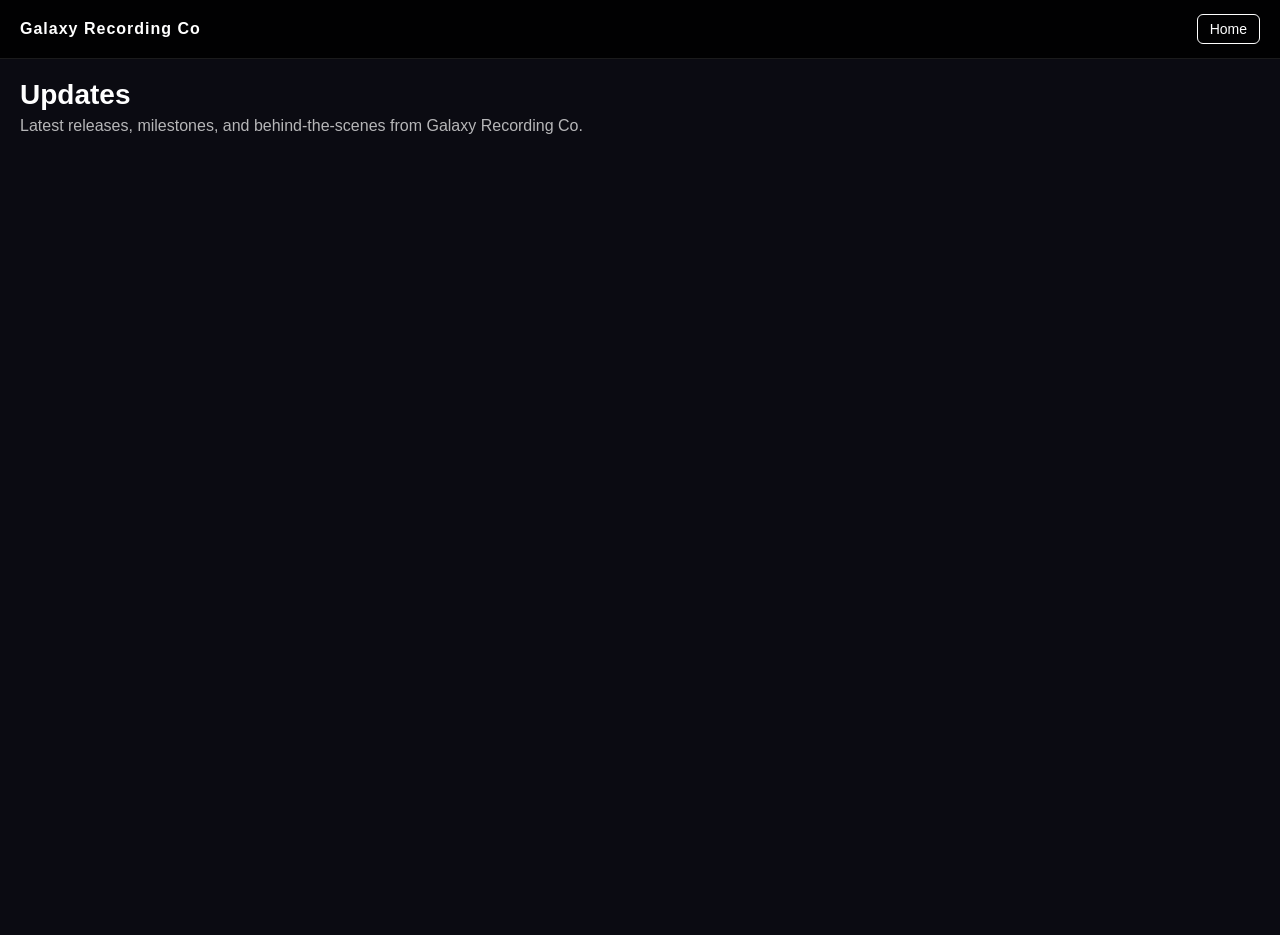
<file: updates/index.html>
<!DOCTYPE html>
<html lang="en">
<head>
  <meta charset="UTF-8" />
  <meta name="viewport" content="width=device-width, initial-scale=1.0" />
  <title>Updates | Galaxy Recording Co</title>

  <style>
    body {
      margin: 0;
      font-family: Arial, sans-serif;
      background: #0b0b12;
      color: white;
    }

    /* Top bar (makes it feel like your real site) */
    .topbar {
      display: flex;
      justify-content: space-between;
      align-items: center;
      padding: 14px 20px;
      background: rgba(0,0,0,0.85);
      position: sticky;
      top: 0;
      z-index: 10;
      border-bottom: 1px solid rgba(255,255,255,0.1);
    }

    .logo {
      font-weight: bold;
      letter-spacing: 1px;
    }

    .home-btn {
      text-decoration: none;
      color: white;
      border: 1px solid white;
      padding: 6px 12px;
      border-radius: 6px;
      font-size: 14px;
    }

    /* Page intro */
    .intro {
      padding: 20px;
    }

    .intro h1 {
      margin: 0;
      font-size: 28px;
    }

    .intro p {
      opacity: 0.7;
      margin-top: 6px;
    }

    /* Embedded blog */
    iframe {
      width: 100%;
      height: calc(100vh - 140px);
      border: none;
    }
  </style>
</head>

<body>

  <!-- Top Navigation -->
  <div class="topbar">
    <div class="logo">Galaxy Recording Co</div>
    <a class="home-btn" href="/">Home</a>
  </div>

  <!-- Intro Section -->
  <div class="intro">
    <h1>Updates</h1>
    <p>Latest releases, milestones, and behind-the-scenes from Galaxy Recording Co.</p>
  </div>

  <!-- Super.so Blog Embed -->
  <iframe 
    src="https://galaxy-recording-co--updates.super.site/">
  </iframe>

</body>
</html>
</file>
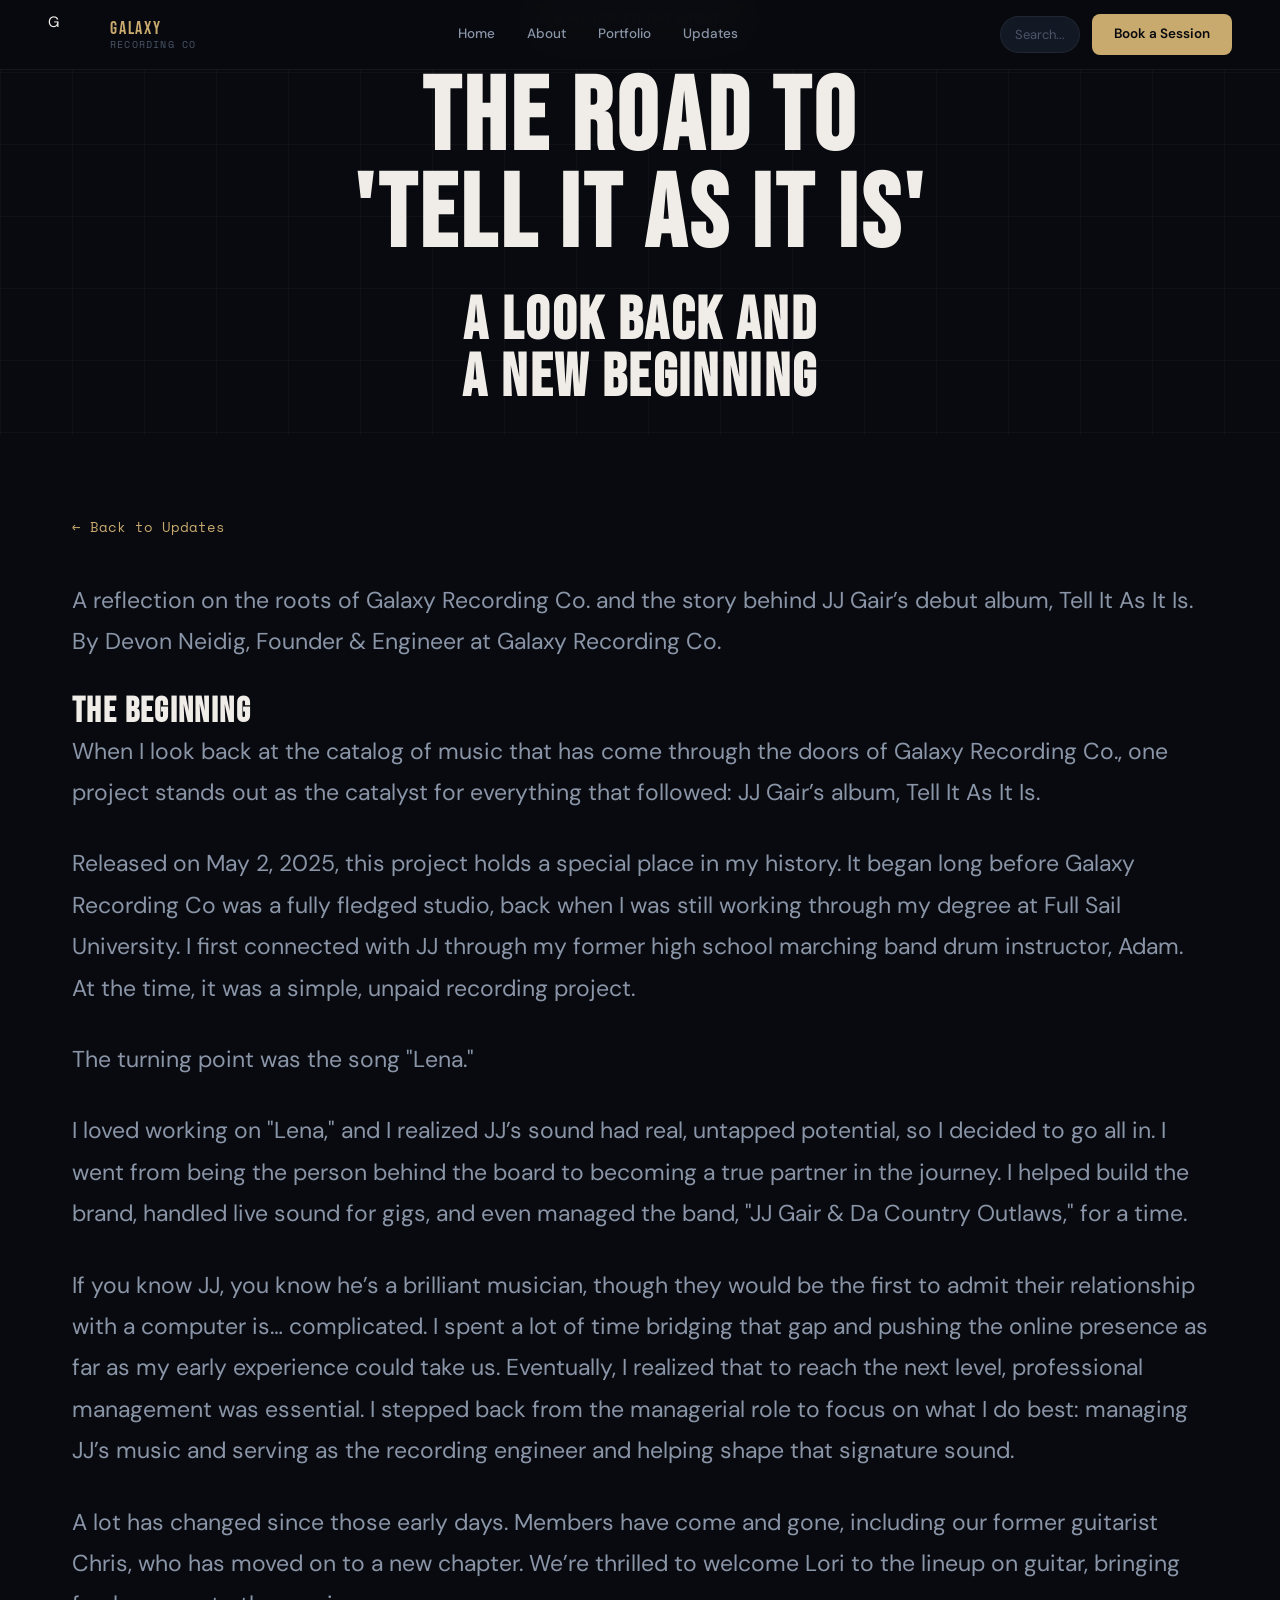
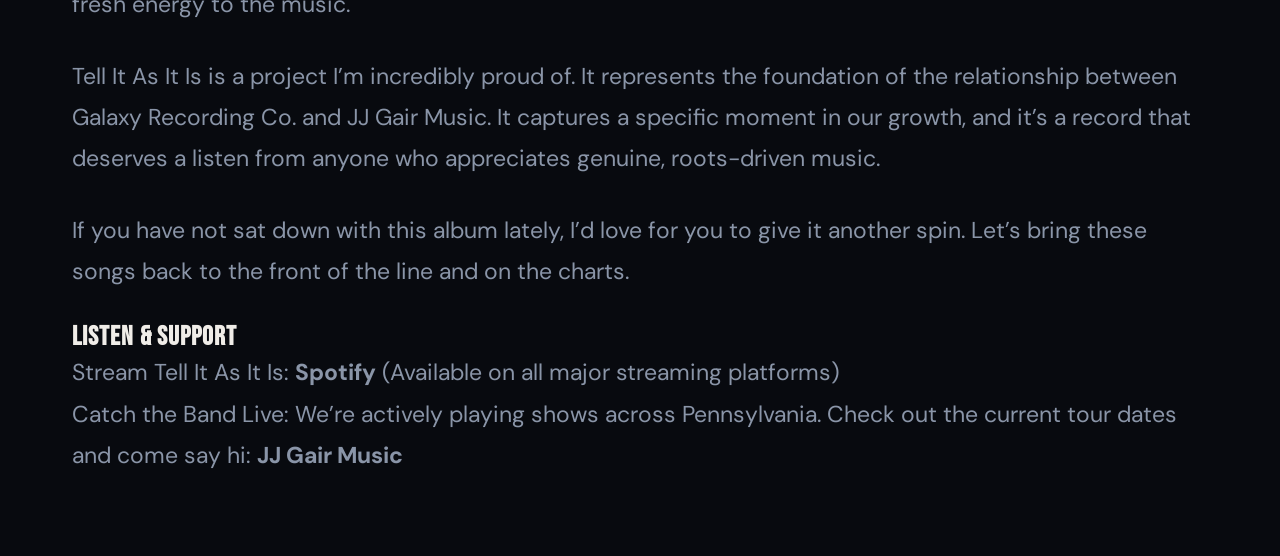
<file: blog.html>
<!DOCTYPE html>
<html lang="en">
<head>
    <style>
        /* Force the nav to be the right size if variables are missing */
        .nav {
            height: 70px !important; /* Adjust 70px to match your homepage */
            padding: 0 48px !important;
        }
    </style>
    <meta charset="UTF-8">
    <meta name="viewport" content="width=device-width, initial-scale=1.0">
    <title>The Road to 'Tell It As It Is' | Galaxy Recording Co</title>
    <!-- CSS is now in the same folder, so no ../ needed -->
    <link rel="stylesheet" href="style.css">
</head>
<body>

    <div class="nav">
  
  <a href="index.html" class="nav-logo" style="text-decoration:none; color:inherit;">
    <div class="nav-logo-mark">G</div>
    <div class="nav-logo-text">
        <span class="nav-logo-primary">GALAXY</span>
        <span class="nav-logo-sub">RECORDING CO</span>
    </div>
  </a>

  <div class="nav-links">
    <a href="index.html#home" class="nav-link">Home</a>
    <a href="index.html#about" class="nav-link">About</a>
    <a href="index.html#portfolio" class="nav-link">Portfolio</a>
    <a href="index.html#blog" class="nav-link">Updates</a>
  </div>

  <div class="nav-right">
    <div class="nav-search">Search...</div>
    <a href="index.html#page-contact" class="nav-cta">Book a Session</a>
  </div>

</div>

    <!-- Hero Section (Matches your blog page style) -->
    <div class="hero" style="min-height:280px">
        <div class="hero-bg-grid"></div>
        <div class="hero-content">
          <div class="hero-badge">● Major Studio Update</div>
          <h1>THE ROAD TO <br><span>'TELL IT AS IT IS'</span></h1>
            <h1 style="font-size: 60px;">A Look Back And <br><span> A New Beginning</span></h1>
        </div>
    </div>

    <!-- Article Content -->
    <section class="section">
        <div class="section-max" style="max-width: 1280px;">
            
            <a href="index.html#blog" style="color:var(--accent); text-decoration:none; font-family:'Space Mono'; font-size: 14px;">← Back to Updates</a>
            
            <article style="margin-top: 40px; color: var(--text-muted); line-height: 1.8; font-size: 23px;">
                <!-- WRITE YOUR BLOG CONTENT HERE -->
                <p>A reflection on the roots of Galaxy Recording Co. and the story behind JJ Gair’s debut album, Tell It As It Is.</p>
                <p>By Devon Neidig, Founder & Engineer at Galaxy Recording Co.</p>
                <p class="blog-text"></p>
                
                <h2>The Beginning</h2>

<p class="blog-text">When I look back at the catalog of music that has come through the doors of Galaxy Recording Co., one project stands out as the catalyst for everything that followed: JJ Gair’s album, Tell It As It Is.</p>
<p class="blog-text">Released on May 2, 2025, this project holds a special place in my history. It began long before Galaxy Recording Co was a fully fledged studio, back when I was still working through my degree at Full Sail University. I first connected with JJ through my former high school marching band drum instructor, Adam. At the time, it was a simple, unpaid recording project.</p>
<p class="blog-text">The turning point was the song "Lena."</p>
<p class="blog-text">I loved working on "Lena," and I realized JJ’s sound had real, untapped potential, so I decided to go all in. I went from being the person behind the board to becoming a true partner in the journey. I helped build the brand, handled live sound for gigs, and even managed the band, "JJ Gair & Da Country Outlaws," for a time.</p>
<p class="blog-text">If you know JJ, you know he’s a brilliant musician, though they would be the first to admit their relationship with a computer is… complicated. I spent a lot of time bridging that gap and pushing the online presence as far as my early experience could take us. Eventually, I realized that to reach the next level, professional management was essential. I stepped back from the managerial role to focus on what I do best: managing JJ’s music and serving as the recording engineer and helping shape that signature sound.</p>
<p class="blog-text">A lot has changed since those early days. Members have come and gone, including our former guitarist Chris, who has moved on to a new chapter. We’re thrilled to welcome Lori to the lineup on guitar, bringing fresh energy to the music.</p>
<p class="blog-text">Tell It As It Is is a project I’m incredibly proud of. It represents the foundation of the relationship between Galaxy Recording Co. and JJ Gair Music. It captures a specific moment in our growth, and it’s a record that deserves a listen from anyone who appreciates genuine, roots-driven music.</p>
<p class="blog-text">If you have not sat down with this album lately, I’d love for you to give it another spin. Let’s bring these songs back to the front of the line and on the charts.</p>
                
                <h3>Listen & Support</h3>
                <p>Stream Tell It As It Is: <a href="https://open.spotify.com/album/7omQHtoN9RKCd260MksIlA"><strong>Spotify</strong></a> (Available on all major streaming platforms)</p>
<p> Catch the Band Live: We’re actively playing shows across Pennsylvania. Check out the current tour dates and come say hi: <a href="https://jjgairmusic.com/shows"><strong>JJ Gair Music</strong></a></p>
            </article>

        </div>
    </section>

</body>
</html>
</file>
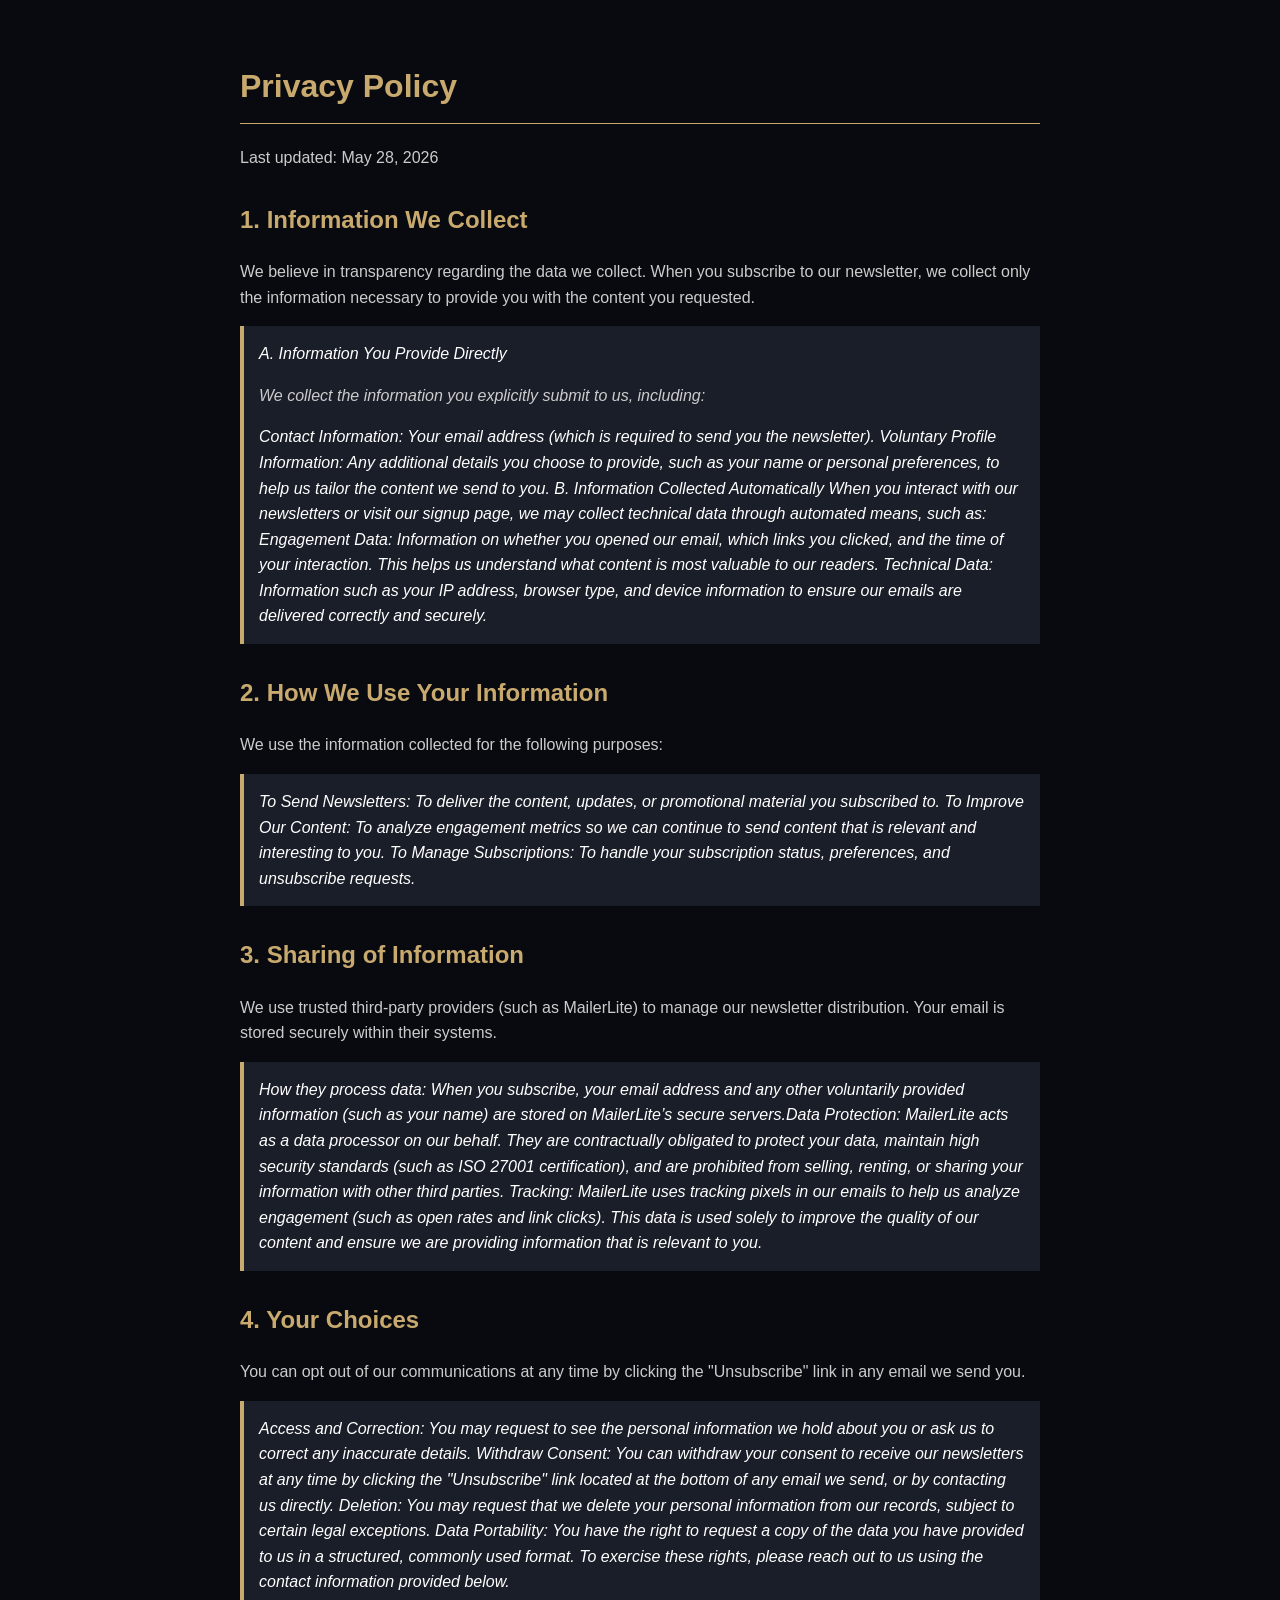
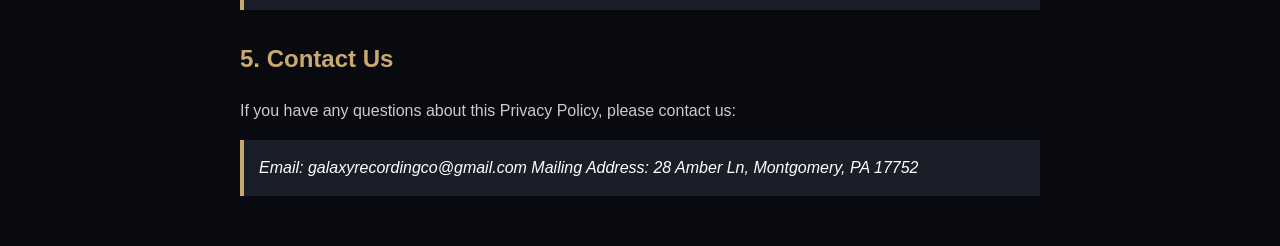
<file: privacy-policy.html>
<!DOCTYPE html>
<html lang="en">
<head>
    <meta charset="UTF-8">
    <meta name="viewport" content="width=device-width, initial-scale=1.0">
    <title>Privacy Policy - Galaxy Recording Co.</title>
    <style>
        body {
            background-color: #080a0f; /* Matches your dashboard background */
            color: #ffffff;
            font-family: 'Open Sans', Arial, sans-serif;
            line-height: 1.6;
            padding: 40px 20px;
            margin: 0;
        }
        .container {
            max-width: 800px;
            margin: 0 auto;
        }
        h1 {
            color: #c8a96e; /* Your signature gold */
            border-bottom: 1px solid #c8a96e;
            padding-bottom: 10px;
        }
        h2 {
            color: #c8a96e;
            margin-top: 30px;
        }
        p, li {
            color: #cccccc;
        }
        .placeholder {
            background: #1a1e28;
            border-left: 4px solid #c8a96e;
            padding: 15px;
            margin: 10px 0;
            font-style: italic;
            color: #ffffff;
        }
    </style>
</head>
<body>

<div class="container">
    <h1>Privacy Policy</h1>
    <p>Last updated: May 28, 2026</p>

    <h2>1. Information We Collect</h2>
    <p>We believe in transparency regarding the data we collect. When you subscribe to our newsletter, we collect only the information necessary to provide you with the content you requested.</p>
    <div class="placeholder">A. Information You Provide Directly
<p>We collect the information you explicitly submit to us, including:</p>

Contact Information: Your email address (which is required to send you the newsletter).

Voluntary Profile Information: Any additional details you choose to provide, such as your name or personal preferences, to help us tailor the content we send to you.

B. Information Collected Automatically
When you interact with our newsletters or visit our signup page, we may collect technical data through automated means, such as:

Engagement Data: Information on whether you opened our email, which links you clicked, and the time of your interaction. This helps us understand what content is most valuable to our readers.

Technical Data: Information such as your IP address, browser type, and device information to ensure our emails are delivered correctly and securely.</div>

    <h2>2. How We Use Your Information</h2>
    <p>We use the information collected for the following purposes:</p>
    <div class="placeholder">To Send Newsletters: To deliver the content, updates, or promotional material you subscribed to.

To Improve Our Content: To analyze engagement metrics so we can continue to send content that is relevant and interesting to you.

To Manage Subscriptions: To handle your subscription status, preferences, and unsubscribe requests.</div>

    <h2>3. Sharing of Information</h2>
    <p>We use trusted third-party providers (such as MailerLite) to manage our newsletter distribution. Your email is stored securely within their systems.</p>
    <div class="placeholder">How they process data: When you subscribe, your email address and any other voluntarily provided information (such as your name) are stored on MailerLite’s secure servers.Data Protection: MailerLite acts as a data processor on our behalf. They are contractually obligated to protect your data, maintain high security standards (such as ISO 27001 certification), and are prohibited from selling, renting, or sharing your information with other third parties.  Tracking: MailerLite uses tracking pixels in our emails to help us analyze engagement (such as open rates and link clicks). This data is used solely to improve the quality of our content and ensure we are providing information that is relevant to you.</div>

    <h2>4. Your Choices</h2>
    <p>You can opt out of our communications at any time by clicking the "Unsubscribe" link in any email we send you.</p>
    <div class="placeholder">Access and Correction: You may request to see the personal information we hold about you or ask us to correct any inaccurate details.

Withdraw Consent: You can withdraw your consent to receive our newsletters at any time by clicking the "Unsubscribe" link located at the bottom of any email we send, or by contacting us directly.

Deletion: You may request that we delete your personal information from our records, subject to certain legal exceptions.

Data Portability: You have the right to request a copy of the data you have provided to us in a structured, commonly used format.

To exercise these rights, please reach out to us using the contact information provided below.</div>

    <h2>5. Contact Us</h2>
    <p>If you have any questions about this Privacy Policy, please contact us:</p>
    <div class="placeholder">Email: galaxyrecordingco@gmail.com

Mailing Address: 28 Amber Ln, Montgomery, PA 17752</div>
</div>

</body>
</html>
</file>
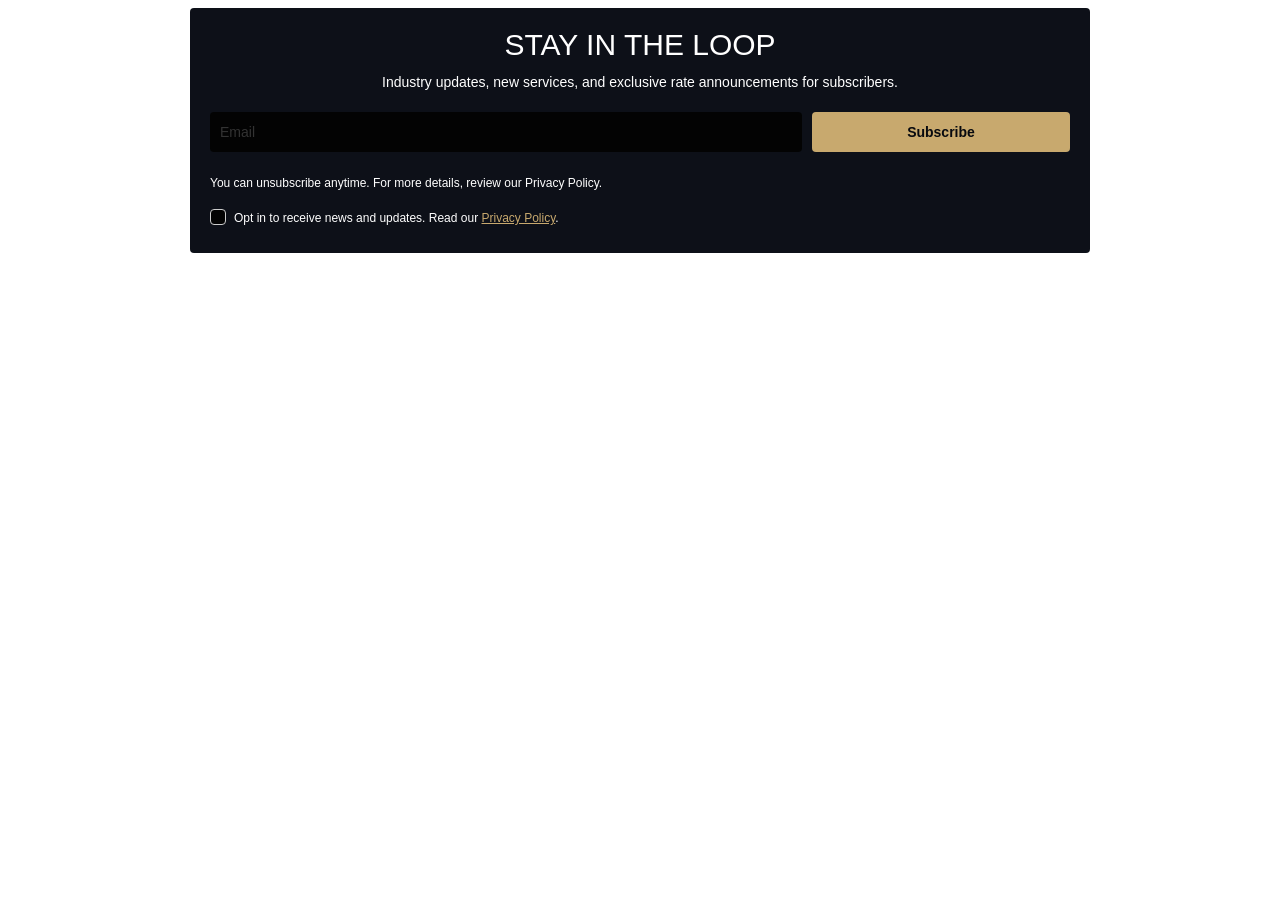
<file: subscribe.htm>
<!DOCTYPE html>
<html lang="en">
<head>
    <meta charset="UTF-8">
    <meta name="viewport" content="width=device-width, initial-scale=1.0">
    <title>Subscribe</title>
    <style type="text/css">@import url("https://assets.mlcdn.com/fonts.css?version=1779867");</style>
    <style type="text/css">
    /* LOADER */
    .ml-form-embedSubmitLoad {
      display: inline-block;
      width: 20px;
      height: 20px;
    }

    .g-recaptcha {
    transform: scale(1);
    -webkit-transform: scale(1);
    transform-origin: 0 0;
    -webkit-transform-origin: 0 0;
    height: ;
    }

    .sr-only {
      position: absolute;
      width: 1px;
      height: 1px;
      padding: 0;
      margin: -1px;
      overflow: hidden;
      clip: rect(0,0,0,0);
      border: 0;
    }

    .ml-form-embedSubmitLoad:after {
      content: " ";
      display: block;
      width: 11px;
      height: 11px;
      margin: 1px;
      border-radius: 50%;
      border: 4px solid #fff;
    border-color: #080a0f #080a0f #080a0f transparent;
    animation: ml-form-embedSubmitLoad 1.2s linear infinite;
    }
    @keyframes ml-form-embedSubmitLoad {
      0% {
      transform: rotate(0deg);
      }
      100% {
      transform: rotate(360deg);
      }
    }
      #mlb2-41883137.ml-form-embedContainer {
        box-sizing: border-box;
        display: table;
        margin: 0 auto;
        position: static;
        width: 100% !important;
      }
      #mlb2-41883137.ml-form-embedContainer h4,
      #mlb2-41883137.ml-form-embedContainer p,
      #mlb2-41883137.ml-form-embedContainer span,
      #mlb2-41883137.ml-form-embedContainer button {
        text-transform: none !important;
        letter-spacing: normal !important;
      }
      #mlb2-41883137.ml-form-embedContainer .ml-form-embedWrapper {
        background-color: #0d1018;
        
        border-width: 0px;
        border-color: transparent;
        border-radius: 4px;
        border-style: solid;
        box-sizing: border-box;
        display: inline-block !important;
        margin: 0;
        padding: 0;
        position: relative;
              }
      #mlb2-41883137.ml-form-embedContainer .ml-form-embedWrapper.embedPopup,
      #mlb2-41883137.ml-form-embedContainer .ml-form-embedWrapper.embedDefault { width: 900px; }
      #mlb2-41883137.ml-form-embedContainer .ml-form-embedWrapper.embedForm { max-width: 900px; width: 100%; }
      #mlb2-41883137.ml-form-embedContainer .ml-form-align-left { text-align: left; }
      #mlb2-41883137.ml-form-embedContainer .ml-form-align-center { text-align: center; }
      #mlb2-41883137.ml-form-embedContainer .ml-form-align-default { display: table-cell !important; vertical-align: middle !important; text-align: center !important; }
      #mlb2-41883137.ml-form-embedContainer .ml-form-align-right { text-align: right; }
      #mlb2-41883137.ml-form-embedContainer .ml-form-embedWrapper .ml-form-embedHeader img {
        border-top-left-radius: 4px;
        border-top-right-radius: 4px;
        height: auto;
        margin: 0 auto !important;
        max-width: 100%;
        width: undefinedpx;
      }
      #mlb2-41883137.ml-form-embedContainer .ml-form-embedWrapper .ml-form-embedBody,
      #mlb2-41883137.ml-form-embedContainer .ml-form-embedWrapper .ml-form-successBody {
        padding: 20px 20px 0 20px;
      }
      #mlb2-41883137.ml-form-embedContainer .ml-form-embedWrapper .ml-form-embedBody.ml-form-embedBodyHorizontal {
        padding-bottom: 0;
      }
      #mlb2-41883137.ml-form-embedContainer .ml-form-embedWrapper .ml-form-embedBody .ml-form-embedContent,
      #mlb2-41883137.ml-form-embedContainer .ml-form-embedWrapper .ml-form-successBody .ml-form-successContent {
        text-align: left;
        margin: 0 0 20px 0;
      }
      #mlb2-41883137.ml-form-embedContainer .ml-form-embedWrapper .ml-form-embedBody .ml-form-embedContent h4,
      #mlb2-41883137.ml-form-embedContainer .ml-form-embedWrapper .ml-form-successBody .ml-form-successContent h4 {
        color: #ffffff;
        font-family: 'Open Sans', Arial, Helvetica, sans-serif;
        font-size: 30px;
        font-weight: 400;
        margin: 0 0 10px 0;
        text-align: center;
        word-break: break-word;
      }
      #mlb2-41883137.ml-form-embedContainer .ml-form-embedWrapper .ml-form-embedBody .ml-form-embedContent p,
      #mlb2-41883137.ml-form-embedContainer .ml-form-embedWrapper .ml-form-successBody .ml-form-successContent p {
        color: #ffffff;
        font-family: 'Open Sans', Arial, Helvetica, sans-serif;
        font-size: 14px;
        font-weight: 400;
        line-height: 20px;
        margin: 0 0 10px 0;
        text-align: center;
      }
      #mlb2-41883137.ml-form-embedContainer .ml-form-embedWrapper .ml-form-embedBody .ml-form-embedContent ul,
      #mlb2-41883137.ml-form-embedContainer .ml-form-embedWrapper .ml-form-embedBody .ml-form-embedContent ol,
      #mlb2-41883137.ml-form-embedContainer .ml-form-embedWrapper .ml-form-successBody .ml-form-successContent ul,
      #mlb2-41883137.ml-form-embedContainer .ml-form-embedWrapper .ml-form-successBody .ml-form-successContent ol {
        color: #ffffff;
        font-family: 'Open Sans', Arial, Helvetica, sans-serif;
        font-size: 14px;
      }
      #mlb2-41883137.ml-form-embedContainer .ml-form-embedWrapper .ml-form-embedBody .ml-form-embedContent ol ol,
      #mlb2-41883137.ml-form-embedContainer .ml-form-embedWrapper .ml-form-successBody .ml-form-successContent ol ol {
        list-style-type: lower-alpha;
      }
      #mlb2-41883137.ml-form-embedContainer .ml-form-embedWrapper .ml-form-embedBody .ml-form-embedContent ol ol ol,
      #mlb2-41883137.ml-form-embedContainer .ml-form-embedWrapper .ml-form-successBody .ml-form-successContent ol ol ol {
        list-style-type: lower-roman;
      }
      #mlb2-41883137.ml-form-embedContainer .ml-form-embedWrapper .ml-form-embedBody .ml-form-embedContent p a,
      #mlb2-41883137.ml-form-embedContainer .ml-form-embedWrapper .ml-form-successBody .ml-form-successContent p a {
        color: #000000;
        text-decoration: underline;
      }

      #mlb2-41883137.ml-form-embedContainer .ml-form-embedWrapper .ml-block-form .ml-field-group {
        text-align: left!important;
      }

      #mlb2-41883137.ml-form-embedContainer .ml-form-embedWrapper .ml-block-form .ml-field-group label {
        margin-bottom: 5px;
        color: #ffffff;
        font-size: 14px;
        font-family: 'Open Sans', Arial, Helvetica, sans-serif;
        font-weight: bold; font-style: normal; text-decoration: none;;
        display: inline-block;
        line-height: 20px;
      }
      #mlb2-41883137.ml-form-embedContainer .ml-form-embedWrapper .ml-form-embedBody .ml-form-embedContent p:last-child,
      #mlb2-41883137.ml-form-embedContainer .ml-form-embedWrapper .ml-form-successBody .ml-form-successContent p:last-child {
        margin: 0;
      }
      #mlb2-41883137.ml-form-embedContainer .ml-form-embedWrapper .ml-form-embedBody form {
        margin: 0;
        width: 100%;
      }
      #mlb2-41883137.ml-form-embedContainer .ml-form-embedWrapper .ml-form-embedBody .ml-form-formContent,
      #mlb2-41883137.ml-form-embedContainer .ml-form-embedWrapper .ml-form-embedBody .ml-form-checkboxRow {
        margin: 0 0 20px 0;
        width: 100%;
      }
      #mlb2-41883137.ml-form-embedContainer .ml-form-embedWrapper .ml-form-embedBody .ml-form-checkboxRow {
        float: left;
      }
      #mlb2-41883137.ml-form-embedContainer .ml-form-embedWrapper .ml-form-embedBody .ml-form-formContent.horozintalForm {
        margin: 0;
        padding: 0 0 20px 0;
        width: 100%;
        height: auto;
        float: left;
      }
      #mlb2-41883137.ml-form-embedContainer .ml-form-embedWrapper .ml-form-embedBody .ml-form-fieldRow {
        margin: 0 0 10px 0;
        width: 100%;
      }
      #mlb2-41883137.ml-form-embedContainer .ml-form-embedWrapper .ml-form-embedBody .ml-form-fieldRow.ml-last-item {
        margin: 0;
      }
      #mlb2-41883137.ml-form-embedContainer .ml-form-embedWrapper .ml-form-embedBody .ml-form-fieldRow.ml-formfieldHorizintal {
        margin: 0;
      }
      #mlb2-41883137.ml-form-embedContainer .ml-form-embedWrapper .ml-form-embedBody .ml-form-fieldRow input {
        background-color: #030303 !important;
        color: #333333 !important;
        border-color: #cccccc;
        border-radius: 4px !important;
        border-style: solid !important;
        border-width: 0px !important;
        font-family: 'Open Sans', Arial, Helvetica, sans-serif;
        font-size: 14px !important;
        height: auto;
        line-height: 21px !important;
        margin-bottom: 0;
        margin-top: 0;
        margin-left: 0;
        margin-right: 0;
        padding: 10px 10px !important;
        width: 100% !important;
        box-sizing: border-box !important;
        max-width: 100% !important;
      }
      #mlb2-41883137.ml-form-embedContainer .ml-form-embedWrapper .ml-form-embedBody .ml-form-fieldRow input::-webkit-input-placeholder,
      #mlb2-41883137.ml-form-embedContainer .ml-form-embedWrapper .ml-form-embedBody .ml-form-horizontalRow input::-webkit-input-placeholder { color: #333333; }

      #mlb2-41883137.ml-form-embedContainer .ml-form-embedWrapper .ml-form-embedBody .ml-form-fieldRow input::-moz-placeholder,
      #mlb2-41883137.ml-form-embedContainer .ml-form-embedWrapper .ml-form-embedBody .ml-form-horizontalRow input::-moz-placeholder { color: #333333; }

      #mlb2-41883137.ml-form-embedContainer .ml-form-embedWrapper .ml-form-embedBody .ml-form-fieldRow input:-ms-input-placeholder,
      #mlb2-41883137.ml-form-embedContainer .ml-form-embedWrapper .ml-form-embedBody .ml-form-horizontalRow input:-ms-input-placeholder { color: #333333; }

      #mlb2-41883137.ml-form-embedContainer .ml-form-embedWrapper .ml-form-embedBody .ml-form-fieldRow input:-moz-placeholder,
      #mlb2-41883137.ml-form-embedContainer .ml-form-embedWrapper .ml-form-embedBody .ml-form-horizontalRow input:-moz-placeholder { color: #333333; }

      #mlb2-41883137.ml-form-embedContainer .ml-form-embedWrapper .ml-form-embedBody .ml-form-fieldRow textarea, #mlb2-41883137.ml-form-embedContainer .ml-form-embedWrapper .ml-form-embedBody .ml-form-horizontalRow textarea {
        background-color: #030303 !important;
        color: #333333 !important;
        border-color: #cccccc;
        border-radius: 4px !important;
        border-style: solid !important;
        border-width: 0px !important;
        font-family: 'Open Sans', Arial, Helvetica, sans-serif;
        font-size: 14px !important;
        height: auto;
        line-height: 21px !important;
        margin-bottom: 0;
        margin-top: 0;
        padding: 10px 10px !important;
        width: 100% !important;
        box-sizing: border-box !important;
        max-width: 100% !important;
      }

      #mlb2-41883137.ml-form-embedContainer .ml-form-embedWrapper .ml-form-embedBody .ml-form-fieldRow .custom-radio .custom-control-label::before, #mlb2-41883137.ml-form-embedContainer .ml-form-embedWrapper .ml-form-embedBody .ml-form-horizontalRow .custom-radio .custom-control-label::before, #mlb2-41883137.ml-form-embedContainer .ml-form-embedWrapper .ml-form-embedBody .ml-form-fieldRow .custom-checkbox .custom-control-label::before, #mlb2-41883137.ml-form-embedContainer .ml-form-embedWrapper .ml-form-embedBody .ml-form-horizontalRow .custom-checkbox .custom-control-label::before, #mlb2-41883137.ml-form-embedContainer .ml-form-embedWrapper .ml-form-embedBody .ml-form-embedPermissions .ml-form-embedPermissionsOptionsCheckbox .label-description::before, #mlb2-41883137.ml-form-embedContainer .ml-form-embedWrapper .ml-form-embedBody .ml-form-interestGroupsRow .ml-form-interestGroupsRowCheckbox .label-description::before, #mlb2-41883137.ml-form-embedContainer .ml-form-embedWrapper .ml-form-embedBody .ml-form-checkboxRow .label-description::before {
          border-color: #cccccc!important;
          background-color: #030303!important;
      }

      #mlb2-41883137.ml-form-embedContainer .ml-form-embedWrapper .ml-form-embedBody .ml-form-fieldRow input.custom-control-input[type="checkbox"]{
        box-sizing: border-box;
        padding: 0;
        position: absolute;
        z-index: -1;
        opacity: 0;
        margin-top: 5px;
        margin-left: -1.5rem;
        overflow: visible;
      }

      #mlb2-41883137.ml-form-embedContainer .ml-form-embedWrapper .ml-form-embedBody .ml-form-fieldRow .custom-checkbox .custom-control-label::before, #mlb2-41883137.ml-form-embedContainer .ml-form-embedWrapper .ml-form-embedBody .ml-form-horizontalRow .custom-checkbox .custom-control-label::before, #mlb2-41883137.ml-form-embedContainer .ml-form-embedWrapper .ml-form-embedBody .ml-form-embedPermissions .ml-form-embedPermissionsOptionsCheckbox .label-description::before, #mlb2-41883137.ml-form-embedContainer .ml-form-embedWrapper .ml-form-embedBody .ml-form-interestGroupsRow .ml-form-interestGroupsRowCheckbox .label-description::before, #mlb2-41883137.ml-form-embedContainer .ml-form-embedWrapper .ml-form-embedBody .ml-form-checkboxRow .label-description::before {
        border-radius: 4px!important;
      }


      #mlb2-41883137.ml-form-embedContainer .ml-form-embedWrapper .ml-form-embedBody .ml-form-checkboxRow input[type=checkbox]:checked~.label-description::after, #mlb2-41883137.ml-form-embedContainer .ml-form-embedWrapper .ml-form-embedBody .ml-form-embedPermissions .ml-form-embedPermissionsOptionsCheckbox input[type=checkbox]:checked~.label-description::after, #mlb2-41883137.ml-form-embedContainer .ml-form-embedWrapper .ml-form-embedBody .ml-form-fieldRow .custom-checkbox .custom-control-input:checked~.custom-control-label::after, #mlb2-41883137.ml-form-embedContainer .ml-form-embedWrapper .ml-form-embedBody .ml-form-horizontalRow .custom-checkbox .custom-control-input:checked~.custom-control-label::after, #mlb2-41883137.ml-form-embedContainer .ml-form-embedWrapper .ml-form-embedBody .ml-form-interestGroupsRow .ml-form-interestGroupsRowCheckbox input[type=checkbox]:checked~.label-description::after {
        background-image: url("data:image/svg+xml,%3csvg xmlns='http://www.w3.org/2000/svg' viewBox='0 0 8 8'%3e%3cpath fill='%23fff' d='M6.564.75l-3.59 3.612-1.538-1.55L0 4.26 2.974 7.25 8 2.193z'/%3e%3c/svg%3e");
      }

      #mlb2-41883137.ml-form-embedContainer .ml-form-embedWrapper .ml-form-embedBody .ml-form-fieldRow .custom-radio .custom-control-input:checked~.custom-control-label::after, #mlb2-41883137.ml-form-embedContainer .ml-form-embedWrapper .ml-form-embedBody .ml-form-fieldRow .custom-radio .custom-control-input:checked~.custom-control-label::after {
        background-image: url("data:image/svg+xml,%3csvg xmlns='http://www.w3.org/2000/svg' viewBox='-4 -4 8 8'%3e%3ccircle r='3' fill='%23fff'/%3e%3c/svg%3e");
      }

      #mlb2-41883137.ml-form-embedContainer .ml-form-embedWrapper .ml-form-embedBody .ml-form-fieldRow .custom-radio .custom-control-input:checked~.custom-control-label::before, #mlb2-41883137.ml-form-embedContainer .ml-form-embedWrapper .ml-form-embedBody .ml-form-horizontalRow .custom-radio .custom-control-input:checked~.custom-control-label::before, #mlb2-41883137.ml-form-embedContainer .ml-form-embedWrapper .ml-form-embedBody .ml-form-fieldRow .custom-checkbox .custom-control-input:checked~.custom-control-label::before, #mlb2-41883137.ml-form-embedContainer .ml-form-embedWrapper .ml-form-embedBody .ml-form-horizontalRow .custom-checkbox .custom-control-input:checked~.custom-control-label::before, #mlb2-41883137.ml-form-embedContainer .ml-form-embedWrapper .ml-form-embedBody .ml-form-embedPermissions .ml-form-embedPermissionsOptionsCheckbox input[type=checkbox]:checked~.label-description::before, #mlb2-41883137.ml-form-embedContainer .ml-form-embedWrapper .ml-form-embedBody .ml-form-interestGroupsRow .ml-form-interestGroupsRowCheckbox input[type=checkbox]:checked~.label-description::before, #mlb2-41883137.ml-form-embedContainer .ml-form-embedWrapper .ml-form-embedBody .ml-form-checkboxRow input[type=checkbox]:checked~.label-description::before  {
          border-color: #000000!important;
          background-color: #000000!important;
      }

      #mlb2-41883137.ml-form-embedContainer .ml-form-embedWrapper .ml-form-embedBody .ml-form-fieldRow .custom-radio .custom-control-label::before, #mlb2-41883137.ml-form-embedContainer .ml-form-embedWrapper .ml-form-embedBody .ml-form-horizontalRow .custom-radio .custom-control-label::before, #mlb2-41883137.ml-form-embedContainer .ml-form-embedWrapper .ml-form-embedBody .ml-form-fieldRow .custom-radio .custom-control-label::after, #mlb2-41883137.ml-form-embedContainer .ml-form-embedWrapper .ml-form-embedBody .ml-form-horizontalRow .custom-radio .custom-control-label::after, #mlb2-41883137.ml-form-embedContainer .ml-form-embedWrapper .ml-form-embedBody .ml-form-fieldRow .custom-checkbox .custom-control-label::before, #mlb2-41883137.ml-form-embedContainer .ml-form-embedWrapper .ml-form-embedBody .ml-form-fieldRow .custom-checkbox .custom-control-label::after, #mlb2-41883137.ml-form-embedContainer .ml-form-embedWrapper .ml-form-embedBody .ml-form-horizontalRow .custom-checkbox .custom-control-label::before, #mlb2-41883137.ml-form-embedContainer .ml-form-embedWrapper .ml-form-embedBody .ml-form-horizontalRow .custom-checkbox .custom-control-label::after {
           top: 2px;
           box-sizing: border-box;
      }

      #mlb2-41883137.ml-form-embedContainer .ml-form-embedWrapper .ml-form-embedBody .ml-form-embedPermissions .ml-form-embedPermissionsOptionsCheckbox .label-description::before, #mlb2-41883137.ml-form-embedContainer .ml-form-embedWrapper .ml-form-embedBody .ml-form-embedPermissions .ml-form-embedPermissionsOptionsCheckbox .label-description::after, #mlb2-41883137.ml-form-embedContainer .ml-form-embedWrapper .ml-form-embedBody .ml-form-checkboxRow .label-description::before, #mlb2-41883137.ml-form-embedContainer .ml-form-embedWrapper .ml-form-embedBody .ml-form-checkboxRow .label-description::after {
           top: 0px!important;
           box-sizing: border-box!important;
      }

      #mlb2-41883137.ml-form-embedContainer .ml-form-embedWrapper .ml-form-embedBody .ml-form-checkboxRow .label-description::before, #mlb2-41883137.ml-form-embedContainer .ml-form-embedWrapper .ml-form-embedBody .ml-form-checkboxRow .label-description::after {
        top: 0px!important;
           box-sizing: border-box!important;
      }

       #mlb2-41883137.ml-form-embedContainer .ml-form-embedWrapper .ml-form-embedBody .ml-form-interestGroupsRow .ml-form-interestGroupsRowCheckbox .label-description::after {
            top: 0px!important;
            box-sizing: border-box!important;
            position: absolute;
            left: -1.5rem;
            display: block;
            width: 1rem;
            height: 1rem;
            content: "";
       }

      #mlb2-41883137.ml-form-embedContainer .ml-form-embedWrapper .ml-form-embedBody .ml-form-interestGroupsRow .ml-form-interestGroupsRowCheckbox .label-description::before {
        top: 0px!important;
        box-sizing: border-box!important;
      }

      #mlb2-41883137.ml-form-embedContainer .ml-form-embedWrapper .ml-form-embedBody .custom-control-label::before {
          position: absolute;
          top: 4px;
          left: -1.5rem;
          display: block;
          width: 16px;
          height: 16px;
          pointer-events: none;
          content: "";
          background-color: #ffffff;
          border: #adb5bd solid 1px;
          border-radius: 50%;
      }

      #mlb2-41883137.ml-form-embedContainer .ml-form-embedWrapper .ml-form-embedBody .custom-control-label::after {
          position: absolute;
          top: 2px!important;
          left: -1.5rem;
          display: block;
          width: 1rem;
          height: 1rem;
          content: "";
      }

      #mlb2-41883137.ml-form-embedContainer .ml-form-embedWrapper .ml-form-embedBody .ml-form-embedPermissions .ml-form-embedPermissionsOptionsCheckbox .label-description::before, #mlb2-41883137.ml-form-embedContainer .ml-form-embedWrapper .ml-form-embedBody .ml-form-interestGroupsRow .ml-form-interestGroupsRowCheckbox .label-description::before, #mlb2-41883137.ml-form-embedContainer .ml-form-embedWrapper .ml-form-embedBody .ml-form-checkboxRow .label-description::before {
          position: absolute;
          top: 4px;
          left: -1.5rem;
          display: block;
          width: 16px;
          height: 16px;
          pointer-events: none;
          content: "";
          background-color: #ffffff;
          border: #adb5bd solid 1px;
          border-radius: 50%;
      }

      #mlb2-41883137.ml-form-embedContainer .ml-form-embedWrapper .ml-form-embedBody .ml-form-embedPermissions .ml-form-embedPermissionsOptionsCheckbox .label-description::after {
          position: absolute;
          top: 0px!important;
          left: -1.5rem;
          display: block;
          width: 1rem;
          height: 1rem;
          content: "";
      }

      #mlb2-41883137.ml-form-embedContainer .ml-form-embedWrapper .ml-form-embedBody .ml-form-checkboxRow .label-description::after {
          position: absolute;
          top: 0px!important;
          left: -1.5rem;
          display: block;
          width: 1rem;
          height: 1rem;
          content: "";
      }

      #mlb2-41883137.ml-form-embedContainer .ml-form-embedWrapper .ml-form-embedBody .custom-radio .custom-control-label::after {
          background: no-repeat 50%/50% 50%;
      }
      #mlb2-41883137.ml-form-embedContainer .ml-form-embedWrapper .ml-form-embedBody .custom-checkbox .custom-control-label::after, #mlb2-41883137.ml-form-embedContainer .ml-form-embedWrapper .ml-form-embedBody .ml-form-embedPermissions .ml-form-embedPermissionsOptionsCheckbox .label-description::after, #mlb2-41883137.ml-form-embedContainer .ml-form-embedWrapper .ml-form-embedBody .ml-form-interestGroupsRow .ml-form-interestGroupsRowCheckbox .label-description::after, #mlb2-41883137.ml-form-embedContainer .ml-form-embedWrapper .ml-form-embedBody .ml-form-checkboxRow .label-description::after {
          background: no-repeat 50%/50% 50%;
      }

      #mlb2-41883137.ml-form-embedContainer .ml-form-embedWrapper .ml-form-embedBody .ml-form-fieldRow .custom-control, #mlb2-41883137.ml-form-embedContainer .ml-form-embedWrapper .ml-form-embedBody .ml-form-horizontalRow .custom-control {
        position: relative;
        display: block;
        min-height: 1.5rem;
        padding-left: 1.5rem;
      }

      #mlb2-41883137.ml-form-embedContainer .ml-form-embedWrapper .ml-form-embedBody .ml-form-fieldRow .custom-radio .custom-control-input, #mlb2-41883137.ml-form-embedContainer .ml-form-embedWrapper .ml-form-embedBody .ml-form-horizontalRow .custom-radio .custom-control-input, #mlb2-41883137.ml-form-embedContainer .ml-form-embedWrapper .ml-form-embedBody .ml-form-fieldRow .custom-checkbox .custom-control-input, #mlb2-41883137.ml-form-embedContainer .ml-form-embedWrapper .ml-form-embedBody .ml-form-horizontalRow .custom-checkbox .custom-control-input {
          position: absolute;
          z-index: -1;
          opacity: 0;
          box-sizing: border-box;
          padding: 0;
      }

      #mlb2-41883137.ml-form-embedContainer .ml-form-embedWrapper .ml-form-embedBody .ml-form-fieldRow .custom-radio .custom-control-label, #mlb2-41883137.ml-form-embedContainer .ml-form-embedWrapper .ml-form-embedBody .ml-form-horizontalRow .custom-radio .custom-control-label, #mlb2-41883137.ml-form-embedContainer .ml-form-embedWrapper .ml-form-embedBody .ml-form-fieldRow .custom-checkbox .custom-control-label, #mlb2-41883137.ml-form-embedContainer .ml-form-embedWrapper .ml-form-embedBody .ml-form-horizontalRow .custom-checkbox .custom-control-label {
          color: #ffffff;
          font-size: 12px!important;
          font-family: 'Open Sans', Arial, Helvetica, sans-serif;
          line-height: 22px;
          margin-bottom: 0;
          position: relative;
          vertical-align: top;
          font-style: normal;
          font-weight: 700;
      }

      #mlb2-41883137.ml-form-embedContainer .ml-form-embedWrapper .ml-form-embedBody .ml-form-fieldRow .custom-select, #mlb2-41883137.ml-form-embedContainer .ml-form-embedWrapper .ml-form-embedBody .ml-form-horizontalRow .custom-select {
        background-color: #030303 !important;
        color: #333333 !important;
        border-color: #cccccc;
        border-radius: 4px !important;
        border-style: solid !important;
        border-width: 0px !important;
        font-family: 'Open Sans', Arial, Helvetica, sans-serif;
        font-size: 14px !important;
        line-height: 20px !important;
        margin-bottom: 0;
        margin-top: 0;
        padding: 10px 28px 10px 12px !important;
        width: 100% !important;
        box-sizing: border-box !important;
        max-width: 100% !important;
        height: auto;
        display: inline-block;
        vertical-align: middle;
        background: url('https://assets.mlcdn.com/ml/images/default/dropdown.svg') no-repeat right .75rem center/8px 10px;
        -webkit-appearance: none;
        -moz-appearance: none;
        appearance: none;
      }


      #mlb2-41883137.ml-form-embedContainer .ml-form-embedWrapper .ml-form-embedBody .ml-form-horizontalRow {
        height: auto;
        width: 100%;
        float: left;
      }
      .ml-form-formContent.horozintalForm .ml-form-horizontalRow .ml-input-horizontal { width: 70%; float: left; }
      .ml-form-formContent.horozintalForm .ml-form-horizontalRow .ml-button-horizontal { width: 30%; float: left; }
      .ml-form-formContent.horozintalForm .ml-form-horizontalRow .ml-button-horizontal.labelsOn { padding-top: 25px;  }
      .ml-form-formContent.horozintalForm .ml-form-horizontalRow .horizontal-fields { box-sizing: border-box; float: left; padding-right: 10px;  }
      #mlb2-41883137.ml-form-embedContainer .ml-form-embedWrapper .ml-form-embedBody .ml-form-horizontalRow input {
        background-color: #030303;
        color: #333333;
        border-color: #cccccc;
        border-radius: 4px;
        border-style: solid;
        border-width: 0px;
        font-family: 'Open Sans', Arial, Helvetica, sans-serif;
        font-size: 14px;
        line-height: 20px;
        margin-bottom: 0;
        margin-top: 0;
        padding: 10px 10px;
        width: 100%;
        box-sizing: border-box;
        overflow-y: initial;
      }
      #mlb2-41883137.ml-form-embedContainer .ml-form-embedWrapper .ml-form-embedBody .ml-form-horizontalRow button {
        background-color: #c8a96e !important;
        border-color: #c8a96e;
        border-style: solid;
        border-width: 0px;
        border-radius: 4px;
        box-shadow: none;
        color: #080a0f !important;
        cursor: pointer;
        font-family: 'Open Sans', Arial, Helvetica, sans-serif;
        font-size: 14px !important;
        font-weight: 700;
        line-height: 20px;
        margin: 0 !important;
        padding: 10px !important;
        width: 100%;
        height: auto;
      }
      #mlb2-41883137.ml-form-embedContainer .ml-form-embedWrapper .ml-form-embedBody .ml-form-horizontalRow button:hover {
        background-color: #e8c98a !important;
        border-color: #e8c98a !important;
      }
      #mlb2-41883137.ml-form-embedContainer .ml-form-embedWrapper .ml-form-embedBody .ml-form-checkboxRow input[type="checkbox"] {
        box-sizing: border-box;
        padding: 0;
        position: absolute;
        z-index: -1;
        opacity: 0;
        margin-top: 5px;
        margin-left: -1.5rem;
        overflow: visible;
      }
      #mlb2-41883137.ml-form-embedContainer .ml-form-embedWrapper .ml-form-embedBody .ml-form-checkboxRow .label-description {
        color: #ffffff;
        display: block;
        font-family: 'Open Sans', Arial, Helvetica, sans-serif;
        font-size: 12px;
        text-align: left;
        margin-bottom: 0;
        position: relative;
        vertical-align: top;
      }
      #mlb2-41883137.ml-form-embedContainer .ml-form-embedWrapper .ml-form-embedBody .ml-form-checkboxRow label {
        font-weight: normal;
        margin: 0;
        padding: 0;
        position: relative;
        display: block;
        min-height: 24px;
        padding-left: 24px;

      }
      #mlb2-41883137.ml-form-embedContainer .ml-form-embedWrapper .ml-form-embedBody .ml-form-checkboxRow label a {
        color: #ffffff;
        text-decoration: underline;
      }
      #mlb2-41883137.ml-form-embedContainer .ml-form-embedWrapper .ml-form-embedBody .ml-form-checkboxRow label p {
        color: #ffffff !important;
        font-family: 'Open Sans', Arial, Helvetica, sans-serif !important;
        font-size: 12px !important;
        font-weight: normal !important;
        line-height: 18px !important;
        padding: 0 !important;
        margin: 0 5px 0 0 !important;
      }
      #mlb2-41883137.ml-form-embedContainer .ml-form-embedWrapper .ml-form-embedBody .ml-form-checkboxRow label p:last-child {
        margin: 0;
      }
      #mlb2-41883137.ml-form-embedContainer .ml-form-embedWrapper .ml-form-embedBody .ml-form-embedSubmit {
        margin: 0 0 20px 0;
        float: left;
        width: 100%;
      }
      #mlb2-41883137.ml-form-embedContainer .ml-form-embedWrapper .ml-form-embedBody .ml-form-embedSubmit button {
        background-color: #c8a96e !important;
        border: none !important;
        border-radius: 4px !important;
        box-shadow: none !important;
        color: #080a0f !important;
        cursor: pointer;
        font-family: 'Open Sans', Arial, Helvetica, sans-serif !important;
        font-size: 14px !important;
        font-weight: 700 !important;
        line-height: 21px !important;
        height: auto;
        padding: 10px !important;
        width: 100% !important;
        box-sizing: border-box !important;
      }
      #mlb2-41883137.ml-form-embedContainer .ml-form-embedWrapper .ml-form-embedBody .ml-form-embedSubmit button.loading {
        display: none;
      }
      #mlb2-41883137.ml-form-embedContainer .ml-form-embedWrapper .ml-form-embedBody .ml-form-embedSubmit button:hover {
        background-color: #e8c98a !important;
      }
      .ml-subscribe-close {
        width: 30px;
        height: 30px;
        background: url('https://assets.mlcdn.com/ml/images/default/modal_close.png') no-repeat;
        background-size: 30px;
        cursor: pointer;
        margin-top: -10px;
        margin-right: -10px;
        position: absolute;
        top: 0;
        right: 0;
      }
      .ml-error input, .ml-error textarea, .ml-error select {
        border-color: red!important;
      }

      .ml-error .custom-checkbox-radio-list {
        border: 1px solid red !important;
        border-radius: 4px;
        padding: 10px;
      }

      .ml-error .label-description,
      .ml-error .label-description p,
      .ml-error .label-description p a,
      .ml-error label:first-child {
        color: #ff0000 !important;
      }

      #mlb2-41883137.ml-form-embedContainer .ml-form-embedWrapper .ml-form-embedBody .ml-form-checkboxRow.ml-error .label-description p,
      #mlb2-41883137.ml-form-embedContainer .ml-form-embedWrapper .ml-form-embedBody .ml-form-checkboxRow.ml-error .label-description p:first-letter {
        color: #ff0000 !important;
      }
            @media only screen and (max-width: 900px){

        .ml-form-embedWrapper.embedDefault, .ml-form-embedWrapper.embedPopup { width: 100%!important; }
        .ml-form-formContent.horozintalForm { float: left!important; }
        .ml-form-formContent.horozintalForm .ml-form-horizontalRow { height: auto!important; width: 100%!important; float: left!important; }
        .ml-form-formContent.horozintalForm .ml-form-horizontalRow .ml-input-horizontal { width: 100%!important; }
        .ml-form-formContent.horozintalForm .ml-form-horizontalRow .ml-input-horizontal > div { padding-right: 0px!important; padding-bottom: 10px; }
        .ml-form-formContent.horozintalForm .ml-button-horizontal { width: 100%!important; }
        .ml-form-formContent.horozintalForm .ml-button-horizontal.labelsOn { padding-top: 0px!important; }

      }
    </style>

    <style type="text/css">

      .ml-mobileButton-horizontal { display: none; }

      #mlb2-41883137 .ml-mobileButton-horizontal button {

        background-color: #c8a96e !important;
        border-color: #c8a96e !important;
        border-style: solid !important;
        border-width: 0px !important;
        border-radius: 4px !important;
        box-shadow: none !important;
        color: #080a0f !important;
        cursor: pointer;
        font-family: 'Open Sans', Arial, Helvetica, sans-serif !important;
        font-size: 14px !important;
        font-weight: 700 !important;
        line-height: 20px !important;
        padding: 10px !important;
        width: 100% !important;

      }

      @media only screen and (max-width: 900px) {
        #mlb2-41883137.ml-form-embedContainer .ml-form-embedWrapper .ml-form-embedBody .ml-form-formContent.horozintalForm {
          padding: 0 0 10px 0 !important;
        }
        .ml-hide-horizontal { display: none !important; }
        .ml-form-formContent.horozintalForm .ml-button-horizontal { display: none!important; }
        .ml-mobileButton-horizontal { display: inline-block !important; margin-bottom: 20px;width:100%; }
        .ml-form-formContent.horozintalForm .ml-form-horizontalRow .ml-input-horizontal > div { padding-bottom: 0px !important; }
      }

    </style>
  <style type="text/css">
    @media only screen and (max-width: 900px) {
       .ml-form-formContent.horozintalForm .ml-form-horizontalRow .horizontal-fields {
        margin-bottom: 10px !important;
        width: 100% !important;
      }
    }
  </style>
    
    <style type="text/css">
      #mlb2-41883137.ml-form-embedContainer .ml-form-embedWrapper .ml-form-embedBody .ml-form-embedPermissions { text-align: left; float: left; width: 100%; }
      #mlb2-41883137.ml-form-embedContainer .ml-form-embedWrapper .ml-form-embedBody .ml-form-embedPermissions .ml-form-embedPermissionsContent {
        margin: 0 0 15px 0;
        text-align: left;
      }
      #mlb2-41883137.ml-form-embedContainer .ml-form-embedWrapper .ml-form-embedBody .ml-form-embedPermissions .ml-form-embedPermissionsContent.horizontal {
        margin: 0 0 15px 0;
      }
      #mlb2-41883137.ml-form-embedContainer .ml-form-embedWrapper .ml-form-embedBody .ml-form-embedPermissions .ml-form-embedPermissionsContent h4 {
        color: #000000;
        font-family: 'Open Sans', Arial, Helvetica, sans-serif;
        font-size: 12px;
        font-weight: 700;
        line-height: 18px;
        margin: 0 0 10px 0;
        word-break: break-word;
      }
      #mlb2-41883137.ml-form-embedContainer .ml-form-embedWrapper .ml-form-embedBody .ml-form-embedPermissions .ml-form-embedPermissionsContent p {
        color: #000000;
        font-family: 'Open Sans', Arial, Helvetica, sans-serif;
        font-size: 12px;
        line-height: 18px;
        margin: 0 0 10px 0;
      }

      #mlb2-41883137.ml-form-embedContainer .ml-form-embedWrapper .ml-form-embedBody .ml-form-embedPermissions .ml-form-embedPermissionsContent.privacy-policy p {
        color: #ffffff;
        font-family: 'Open Sans', Arial, Helvetica, sans-serif;
        font-size: 12px;
        line-height: 22px;
        margin: 0 0 10px 0;
      }

      #mlb2-41883137.ml-form-embedContainer .ml-form-embedWrapper .ml-form-embedBody .ml-form-embedPermissions .ml-form-embedPermissionsContent.privacy-policy p a {
        color: #ffffff;
      }

      #mlb2-41883137.ml-form-embedContainer .ml-form-embedWrapper .ml-form-embedBody .ml-form-embedPermissions .ml-form-embedPermissionsContent.privacy-policy p:last-child {
        margin: 0;
      }

      #mlb2-41883137.ml-form-embedContainer .ml-form-embedWrapper .ml-form-embedBody .ml-form-embedPermissions .ml-form-embedPermissionsContent p a {
        color: #000000;
        text-decoration: underline;
      }
      #mlb2-41883137.ml-form-embedContainer .ml-form-embedWrapper .ml-form-embedBody .ml-form-embedPermissions .ml-form-embedPermissionsContent p:last-child { margin: 0 0 15px 0; }
      #mlb2-41883137.ml-form-embedContainer .ml-form-embedWrapper .ml-form-embedBody .ml-form-embedPermissions .ml-form-embedPermissionsOptions {
        margin: 0;
        padding: 0;
      }
      #mlb2-41883137.ml-form-embedContainer .ml-form-embedWrapper .ml-form-embedBody .ml-form-embedPermissions .ml-form-embedPermissionsOptionsCheckbox {
        margin: 0 0 10px 0;
      }
      #mlb2-41883137.ml-form-embedContainer .ml-form-embedWrapper .ml-form-embedBody .ml-form-embedPermissions .ml-form-embedPermissionsOptionsCheckbox:last-child {
        margin: 0;
      }
      #mlb2-41883137.ml-form-embedContainer .ml-form-embedWrapper .ml-form-embedBody .ml-form-embedPermissions .ml-form-embedPermissionsOptionsCheckbox label {
        font-weight: normal;
        margin: 0;
        padding: 0;
        position: relative;
        display: block;
        min-height: 24px;
        padding-left: 24px;
      }
      #mlb2-41883137.ml-form-embedContainer .ml-form-embedWrapper .ml-form-embedBody .ml-form-embedPermissions .ml-form-embedPermissionsOptionsCheckbox .label-description {
        color: #ffffff;
        font-family: 'Open Sans', Arial, Helvetica, sans-serif;
        font-size: 12px;
        line-height: 18px;
        text-align: left;
        margin-bottom: 0;
        position: relative;
        vertical-align: top;
        font-style: normal;
        font-weight: 700;
      }
      #mlb2-41883137.ml-form-embedContainer .ml-form-embedWrapper .ml-form-embedBody .ml-form-embedPermissions .ml-form-embedPermissionsOptionsCheckbox .description {
        color: #ffffff;
        font-family: 'Open Sans', Arial, Helvetica, sans-serif;
        font-size: 12px;
        font-style: italic;
        font-weight: 400;
        line-height: 18px;
        margin: 5px 0 0 0;
      }
      #mlb2-41883137.ml-form-embedContainer .ml-form-embedWrapper .ml-form-embedBody .ml-form-embedPermissions .ml-form-embedPermissionsOptionsCheckbox input[type="checkbox"] {
        box-sizing: border-box;
        padding: 0;
        position: absolute;
        z-index: -1;
        opacity: 0;
        margin-top: 5px;
        margin-left: -1.5rem;
        overflow: visible;
      }
      #mlb2-41883137.ml-form-embedContainer .ml-form-embedWrapper .ml-form-embedBody .ml-form-embedPermissions .ml-form-embedMailerLite-GDPR {
        padding-bottom: 20px;
      }
      #mlb2-41883137.ml-form-embedContainer .ml-form-embedWrapper .ml-form-embedBody .ml-form-embedPermissions .ml-form-embedMailerLite-GDPR p {
        color: #000000;
        font-family: 'Open Sans', Arial, Helvetica, sans-serif;
        font-size: 10px;
        line-height: 14px;
        margin: 0;
        padding: 0;
      }
      #mlb2-41883137.ml-form-embedContainer .ml-form-embedWrapper .ml-form-embedBody .ml-form-embedPermissions .ml-form-embedMailerLite-GDPR p a {
        color: #000000;
        text-decoration: underline;

      }
      @media (max-width: 768px) {
        #mlb2-41883137.ml-form-embedContainer .ml-form-embedWrapper .ml-form-embedBody .ml-form-embedPermissions .ml-form-embedPermissionsContent p {
          font-size: 12px !important;
          line-height: 18px !important;
        }
        #mlb2-41883137.ml-form-embedContainer .ml-form-embedWrapper .ml-form-embedBody .ml-form-embedPermissions .ml-form-embedMailerLite-GDPR p {
          font-size: 10px !important;
          line-height: 14px !important;
        }
      }
    </style>

    
    

    
    

    

      
        
        
      

      
        
        
      

      

            
            
            
            
            
            
      

      

      
        
        
         
        
        
      

        
        
        
        
        
        
      

       

        
        
        
        
        
        
        
       


      
        
        
        
        
  



  
        
        
        
      


      
    
    
    
    
    
    
    
  

  
        
        
        
        
        
      

      
        
        
        
        
        
      

      
        
        
        
        
        
      

       

        
        
        
        
       

       
        
        
        
        
      

      
        
        
        
        
        
        
        
       

    

    


      


      

      
      

      

      





    

      
    <div id="mlb2-41883137" class="ml-form-embedContainer ml-subscribe-form ml-subscribe-form-41883137">
      <div class="ml-form-align-center ">
        <div class="ml-form-embedWrapper embedForm">

          
          

          <div class="ml-form-embedBody ml-form-embedBodyHorizontal row-form">

            <div class="ml-form-embedContent" style=" ">
              
                <h4>STAY IN THE LOOP</h4>
                <p>Industry updates, new services, and exclusive rate announcements for subscribers.</p>
              
            </div>

            <form class="ml-block-form" action="https://assets.mailerlite.com/jsonp/2386402/forms/188708660245955831/subscribe" data-code="" method="post" target="_blank">
              

              <div class="ml-form-formContent horozintalForm">
                <div class="ml-form-horizontalRow">
                  <div class="ml-input-horizontal">
                    
                      
                      <div style="width: 100%;" class="horizontal-fields">






                        <div class="ml-field-group ml-field-email ml-validate-email ml-validate-required">
                          
                          <!-- input -->
                      <input type="email" class="form-control" data-inputmask="" name="fields[email]" placeholder="Email" autocomplete="email">
                      <!-- /input -->
                        </div>



                      </div>
                    
                  </div>


                  <div class="ml-button-horizontal primary ">
                    
                      <button type="submit" class="primary">Subscribe</button>
                    
                    <button disabled="disabled" style="display: none;" type="button" class="loading">
                      <div class="ml-form-embedSubmitLoad"></div>
                      <span class="sr-only">Loading...</span>
                    </button>
                  </div>
                </div>
              </div>

              <!-- Privacy policy -->
              <div class="ml-form-embedPermissions" style="">
                <div class="ml-form-embedPermissionsContent horizontal privacy-policy">

                  

                  
                          <p>You can unsubscribe anytime. For more details, review our Privacy Policy.</p>
                  

                  
                </div>
              </div>
              <!-- /Privacy policy -->
              
              <div class="ml-form-checkboxRow ml-validate-required">
  <label class="checkbox">
    <input type="checkbox" required> <!-- Added 'required' so they must click it -->
    <div class="label-description">
      <p>
        Opt in to receive news and updates. 
        Read our <a href="/privacy-policy" style="color: #c8a96e; text-decoration: underline;">Privacy Policy</a>.
      </p>
    </div>
  </label>
</div>



<div class="ml-form-recaptcha ml-validate-required" style="float: left;">
                <style type="text/css">
  .ml-form-recaptcha {
    margin-bottom: 20px;
  }

  .ml-form-recaptcha.ml-error iframe {
    border: solid 1px #ff0000;
  }

  @media screen and (max-width: 480px) {
    .ml-form-recaptcha {
      width: 220px!important
    }
    .g-recaptcha {
      transform: scale(0.78);
      -webkit-transform: scale(0.78);
      transform-origin: 0 0;
      -webkit-transform-origin: 0 0;
    }
  }
</style>
  <script src="https://www.google.com/recaptcha/api.js"></script>
  <div class="g-recaptcha" data-sitekey="6Lf1KHQUAAAAAFNKEX1hdSWCS3mRMv4FlFaNslaD"></div>
</div>
             
              <input type="hidden" name="ml-submit" value="1">
                <div class="ml-mobileButton-horizontal">
                <button type="submit" class="primary">Subscribe</button>
                <button disabled="disabled" style="display: none;" type="button" class="loading">
                  <div class="ml-form-embedSubmitLoad"></div>
                  <span class="sr-only">Loading...</span>
                </button>
              </div>
              <input type="hidden" name="anticsrf" value="true">
            </form>
          </div>

          <div class="ml-form-successBody row-success" style="display: none">

            <div class="ml-form-successContent">
              
                <h4>Thank you!</h4>
                
                  <p>You have successfully joined our subscriber list.</p>          
             
            </div>

          </div>
        </div>
      </div>
    </div>
    
  <script>
    function ml_webform_success_41883137() {
      var $ = ml_jQuery || jQuery;
      $('.ml-subscribe-form-41883137 .row-success').show();
      $('.ml-subscribe-form-41883137 .row-form').hide();
    }
      </script>
  
  
      <script src="https://groot.mailerlite.com/js/w/webforms.min.js?vb397d78ebaa8a0f631d35384c46d781b" type="text/javascript"></script>
        <script>
            fetch("https://assets.mailerlite.com/jsonp/2386402/forms/188708660245955831/takel")
        </script>
</file>
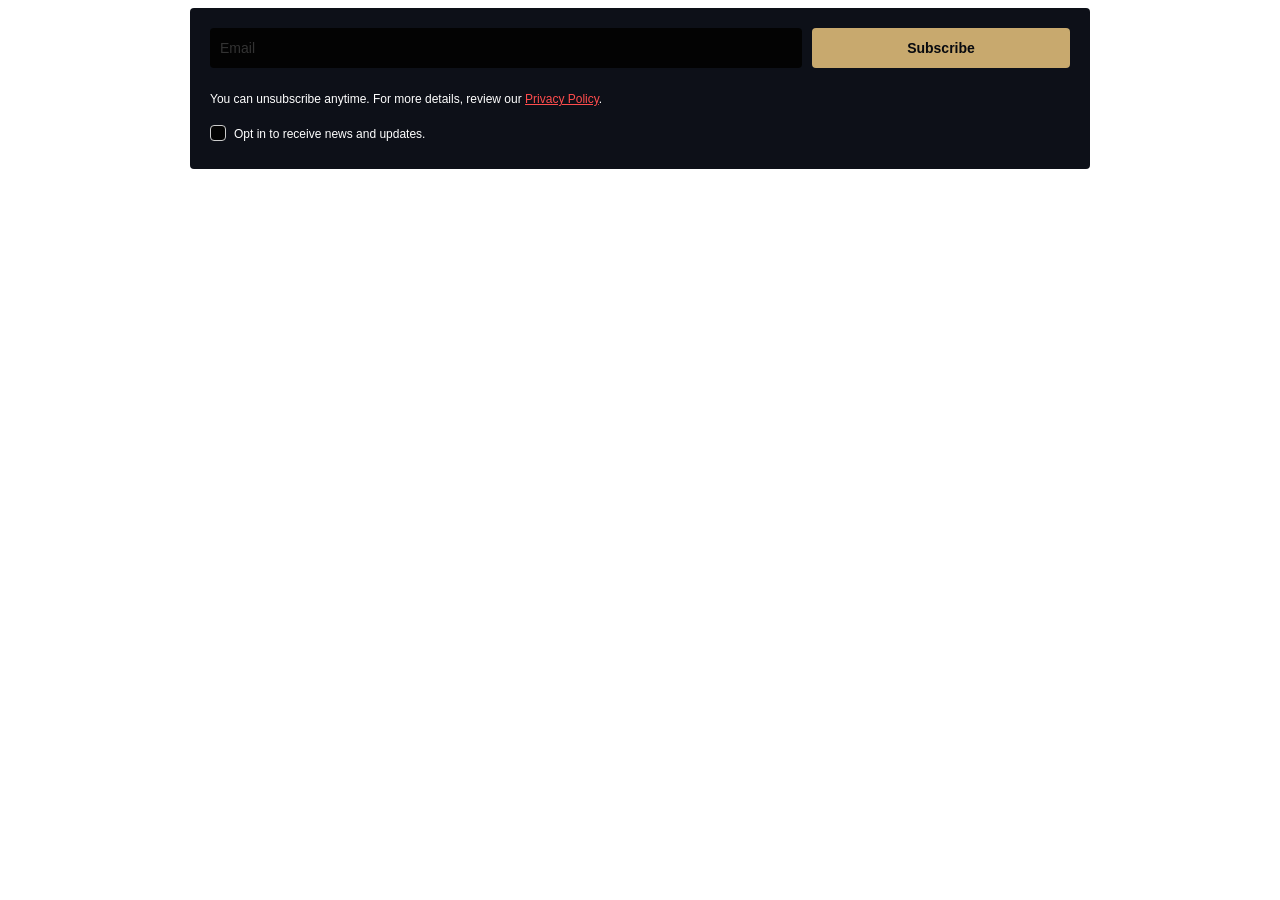
<file: subscribe.html>
<!DOCTYPE html>
<html lang="en">
<head>
    <meta charset="UTF-8">
    <meta name="viewport" content="width=device-width, initial-scale=1.0">
    <title>Subscribe</title>
    <style type="text/css">@import url("https://assets.mlcdn.com/fonts.css?version=1779867");</style>
    <style type="text/css">
    /* LOADER */
    .ml-form-embedSubmitLoad {
      display: inline-block;
      width: 20px;
      height: 20px;
    }

    .g-recaptcha {
    transform: scale(1);
    -webkit-transform: scale(1);
    transform-origin: 0 0;
    -webkit-transform-origin: 0 0;
    height: ;
    }

    .sr-only {
      position: absolute;
      width: 1px;
      height: 1px;
      padding: 0;
      margin: -1px;
      overflow: hidden;
      clip: rect(0,0,0,0);
      border: 0;
    }

    .ml-form-embedSubmitLoad:after {
      content: " ";
      display: block;
      width: 11px;
      height: 11px;
      margin: 1px;
      border-radius: 50%;
      border: 4px solid #fff;
    border-color: #080a0f #080a0f #080a0f transparent;
    animation: ml-form-embedSubmitLoad 1.2s linear infinite;
    }
    @keyframes ml-form-embedSubmitLoad {
      0% {
      transform: rotate(0deg);
      }
      100% {
      transform: rotate(360deg);
      }
    }
      #mlb2-41883137.ml-form-embedContainer {
        box-sizing: border-box;
        display: table;
        margin: 0 auto;
        position: static;
        width: 100% !important;
      }
      #mlb2-41883137.ml-form-embedContainer h4,
      #mlb2-41883137.ml-form-embedContainer p,
      #mlb2-41883137.ml-form-embedContainer span,
      #mlb2-41883137.ml-form-embedContainer button {
        text-transform: none !important;
        letter-spacing: normal !important;
      }
      #mlb2-41883137.ml-form-embedContainer .ml-form-embedWrapper {
        background-color: #0d1018;
        
        border-width: 0px;
        border-color: transparent;
        border-radius: 4px;
        border-style: solid;
        box-sizing: border-box;
        display: inline-block !important;
        margin: 0;
        padding: 0;
        position: relative;
              }
      #mlb2-41883137.ml-form-embedContainer .ml-form-embedWrapper.embedPopup,
      #mlb2-41883137.ml-form-embedContainer .ml-form-embedWrapper.embedDefault { width: 900px; }
      #mlb2-41883137.ml-form-embedContainer .ml-form-embedWrapper.embedForm { max-width: 900px; width: 100%; }
      #mlb2-41883137.ml-form-embedContainer .ml-form-align-left { text-align: left; }
      #mlb2-41883137.ml-form-embedContainer .ml-form-align-center { text-align: center; }
      #mlb2-41883137.ml-form-embedContainer .ml-form-align-default { display: table-cell !important; vertical-align: middle !important; text-align: center !important; }
      #mlb2-41883137.ml-form-embedContainer .ml-form-align-right { text-align: right; }
      #mlb2-41883137.ml-form-embedContainer .ml-form-embedWrapper .ml-form-embedHeader img {
        border-top-left-radius: 4px;
        border-top-right-radius: 4px;
        height: auto;
        margin: 0 auto !important;
        max-width: 100%;
        width: undefinedpx;
      }
      #mlb2-41883137.ml-form-embedContainer .ml-form-embedWrapper .ml-form-embedBody,
      #mlb2-41883137.ml-form-embedContainer .ml-form-embedWrapper .ml-form-successBody {
        padding: 20px 20px 0 20px;
      }
      #mlb2-41883137.ml-form-embedContainer .ml-form-embedWrapper .ml-form-embedBody.ml-form-embedBodyHorizontal {
        padding-bottom: 0;
      }
      #mlb2-41883137.ml-form-embedContainer .ml-form-embedWrapper .ml-form-embedBody .ml-form-embedContent,
      #mlb2-41883137.ml-form-embedContainer .ml-form-embedWrapper .ml-form-successBody .ml-form-successContent {
        text-align: left;
        margin: 0 0 20px 0;
      }
      #mlb2-41883137.ml-form-embedContainer .ml-form-embedWrapper .ml-form-embedBody .ml-form-embedContent h4,
      #mlb2-41883137.ml-form-embedContainer .ml-form-embedWrapper .ml-form-successBody .ml-form-successContent h4 {
        color: #ffffff;
        font-family: 'Open Sans', Arial, Helvetica, sans-serif;
        font-size: 30px;
        font-weight: 400;
        margin: 0 0 10px 0;
        text-align: center;
        word-break: break-word;
      }
      #mlb2-41883137.ml-form-embedContainer .ml-form-embedWrapper .ml-form-embedBody .ml-form-embedContent p,
      #mlb2-41883137.ml-form-embedContainer .ml-form-embedWrapper .ml-form-successBody .ml-form-successContent p {
        color: #ffffff;
        font-family: 'Open Sans', Arial, Helvetica, sans-serif;
        font-size: 14px;
        font-weight: 400;
        line-height: 20px;
        margin: 0 0 10px 0;
        text-align: center;
      }
      #mlb2-41883137.ml-form-embedContainer .ml-form-embedWrapper .ml-form-embedBody .ml-form-embedContent ul,
      #mlb2-41883137.ml-form-embedContainer .ml-form-embedWrapper .ml-form-embedBody .ml-form-embedContent ol,
      #mlb2-41883137.ml-form-embedContainer .ml-form-embedWrapper .ml-form-successBody .ml-form-successContent ul,
      #mlb2-41883137.ml-form-embedContainer .ml-form-embedWrapper .ml-form-successBody .ml-form-successContent ol {
        color: #ffffff;
        font-family: 'Open Sans', Arial, Helvetica, sans-serif;
        font-size: 14px;
      }
      #mlb2-41883137.ml-form-embedContainer .ml-form-embedWrapper .ml-form-embedBody .ml-form-embedContent ol ol,
      #mlb2-41883137.ml-form-embedContainer .ml-form-embedWrapper .ml-form-successBody .ml-form-successContent ol ol {
        list-style-type: lower-alpha;
      }
      #mlb2-41883137.ml-form-embedContainer .ml-form-embedWrapper .ml-form-embedBody .ml-form-embedContent ol ol ol,
      #mlb2-41883137.ml-form-embedContainer .ml-form-embedWrapper .ml-form-successBody .ml-form-successContent ol ol ol {
        list-style-type: lower-roman;
      }
      #mlb2-41883137.ml-form-embedContainer .ml-form-embedWrapper .ml-form-embedBody .ml-form-embedContent p a,
      #mlb2-41883137.ml-form-embedContainer .ml-form-embedWrapper .ml-form-successBody .ml-form-successContent p a {
        color: #000000;
        text-decoration: underline;
      }

      #mlb2-41883137.ml-form-embedContainer .ml-form-embedWrapper .ml-block-form .ml-field-group {
        text-align: left!important;
      }

      #mlb2-41883137.ml-form-embedContainer .ml-form-embedWrapper .ml-block-form .ml-field-group label {
        margin-bottom: 5px;
        color: #ffffff;
        font-size: 14px;
        font-family: 'Open Sans', Arial, Helvetica, sans-serif;
        font-weight: bold; font-style: normal; text-decoration: none;;
        display: inline-block;
        line-height: 20px;
      }
      #mlb2-41883137.ml-form-embedContainer .ml-form-embedWrapper .ml-form-embedBody .ml-form-embedContent p:last-child,
      #mlb2-41883137.ml-form-embedContainer .ml-form-embedWrapper .ml-form-successBody .ml-form-successContent p:last-child {
        margin: 0;
      }
      #mlb2-41883137.ml-form-embedContainer .ml-form-embedWrapper .ml-form-embedBody form {
        margin: 0;
        width: 100%;
      }
      #mlb2-41883137.ml-form-embedContainer .ml-form-embedWrapper .ml-form-embedBody .ml-form-formContent,
      #mlb2-41883137.ml-form-embedContainer .ml-form-embedWrapper .ml-form-embedBody .ml-form-checkboxRow {
        margin: 0 0 20px 0;
        width: 100%;
      }
      #mlb2-41883137.ml-form-embedContainer .ml-form-embedWrapper .ml-form-embedBody .ml-form-checkboxRow {
        float: left;
      }
      #mlb2-41883137.ml-form-embedContainer .ml-form-embedWrapper .ml-form-embedBody .ml-form-formContent.horozintalForm {
        margin: 0;
        padding: 0 0 20px 0;
        width: 100%;
        height: auto;
        float: left;
      }
      #mlb2-41883137.ml-form-embedContainer .ml-form-embedWrapper .ml-form-embedBody .ml-form-fieldRow {
        margin: 0 0 10px 0;
        width: 100%;
      }
      #mlb2-41883137.ml-form-embedContainer .ml-form-embedWrapper .ml-form-embedBody .ml-form-fieldRow.ml-last-item {
        margin: 0;
      }
      #mlb2-41883137.ml-form-embedContainer .ml-form-embedWrapper .ml-form-embedBody .ml-form-fieldRow.ml-formfieldHorizintal {
        margin: 0;
      }
      #mlb2-41883137.ml-form-embedContainer .ml-form-embedWrapper .ml-form-embedBody .ml-form-fieldRow input {
        background-color: #030303 !important;
        color: #333333 !important;
        border-color: #cccccc;
        border-radius: 4px !important;
        border-style: solid !important;
        border-width: 0px !important;
        font-family: 'Open Sans', Arial, Helvetica, sans-serif;
        font-size: 14px !important;
        height: auto;
        line-height: 21px !important;
        margin-bottom: 0;
        margin-top: 0;
        margin-left: 0;
        margin-right: 0;
        padding: 10px 10px !important;
        width: 100% !important;
        box-sizing: border-box !important;
        max-width: 100% !important;
      }
      #mlb2-41883137.ml-form-embedContainer .ml-form-embedWrapper .ml-form-embedBody .ml-form-fieldRow input::-webkit-input-placeholder,
      #mlb2-41883137.ml-form-embedContainer .ml-form-embedWrapper .ml-form-embedBody .ml-form-horizontalRow input::-webkit-input-placeholder { color: #333333; }

      #mlb2-41883137.ml-form-embedContainer .ml-form-embedWrapper .ml-form-embedBody .ml-form-fieldRow input::-moz-placeholder,
      #mlb2-41883137.ml-form-embedContainer .ml-form-embedWrapper .ml-form-embedBody .ml-form-horizontalRow input::-moz-placeholder { color: #333333; }

      #mlb2-41883137.ml-form-embedContainer .ml-form-embedWrapper .ml-form-embedBody .ml-form-fieldRow input:-ms-input-placeholder,
      #mlb2-41883137.ml-form-embedContainer .ml-form-embedWrapper .ml-form-embedBody .ml-form-horizontalRow input:-ms-input-placeholder { color: #333333; }

      #mlb2-41883137.ml-form-embedContainer .ml-form-embedWrapper .ml-form-embedBody .ml-form-fieldRow input:-moz-placeholder,
      #mlb2-41883137.ml-form-embedContainer .ml-form-embedWrapper .ml-form-embedBody .ml-form-horizontalRow input:-moz-placeholder { color: #333333; }

      #mlb2-41883137.ml-form-embedContainer .ml-form-embedWrapper .ml-form-embedBody .ml-form-fieldRow textarea, #mlb2-41883137.ml-form-embedContainer .ml-form-embedWrapper .ml-form-embedBody .ml-form-horizontalRow textarea {
        background-color: #030303 !important;
        color: #333333 !important;
        border-color: #cccccc;
        border-radius: 4px !important;
        border-style: solid !important;
        border-width: 0px !important;
        font-family: 'Open Sans', Arial, Helvetica, sans-serif;
        font-size: 14px !important;
        height: auto;
        line-height: 21px !important;
        margin-bottom: 0;
        margin-top: 0;
        padding: 10px 10px !important;
        width: 100% !important;
        box-sizing: border-box !important;
        max-width: 100% !important;
      }

      #mlb2-41883137.ml-form-embedContainer .ml-form-embedWrapper .ml-form-embedBody .ml-form-fieldRow .custom-radio .custom-control-label::before, #mlb2-41883137.ml-form-embedContainer .ml-form-embedWrapper .ml-form-embedBody .ml-form-horizontalRow .custom-radio .custom-control-label::before, #mlb2-41883137.ml-form-embedContainer .ml-form-embedWrapper .ml-form-embedBody .ml-form-fieldRow .custom-checkbox .custom-control-label::before, #mlb2-41883137.ml-form-embedContainer .ml-form-embedWrapper .ml-form-embedBody .ml-form-horizontalRow .custom-checkbox .custom-control-label::before, #mlb2-41883137.ml-form-embedContainer .ml-form-embedWrapper .ml-form-embedBody .ml-form-embedPermissions .ml-form-embedPermissionsOptionsCheckbox .label-description::before, #mlb2-41883137.ml-form-embedContainer .ml-form-embedWrapper .ml-form-embedBody .ml-form-interestGroupsRow .ml-form-interestGroupsRowCheckbox .label-description::before, #mlb2-41883137.ml-form-embedContainer .ml-form-embedWrapper .ml-form-embedBody .ml-form-checkboxRow .label-description::before {
          border-color: #cccccc!important;
          background-color: #030303!important;
      }

      #mlb2-41883137.ml-form-embedContainer .ml-form-embedWrapper .ml-form-embedBody .ml-form-fieldRow input.custom-control-input[type="checkbox"]{
        box-sizing: border-box;
        padding: 0;
        position: absolute;
        z-index: -1;
        opacity: 0;
        margin-top: 5px;
        margin-left: -1.5rem;
        overflow: visible;
      }

      #mlb2-41883137.ml-form-embedContainer .ml-form-embedWrapper .ml-form-embedBody .ml-form-fieldRow .custom-checkbox .custom-control-label::before, #mlb2-41883137.ml-form-embedContainer .ml-form-embedWrapper .ml-form-embedBody .ml-form-horizontalRow .custom-checkbox .custom-control-label::before, #mlb2-41883137.ml-form-embedContainer .ml-form-embedWrapper .ml-form-embedBody .ml-form-embedPermissions .ml-form-embedPermissionsOptionsCheckbox .label-description::before, #mlb2-41883137.ml-form-embedContainer .ml-form-embedWrapper .ml-form-embedBody .ml-form-interestGroupsRow .ml-form-interestGroupsRowCheckbox .label-description::before, #mlb2-41883137.ml-form-embedContainer .ml-form-embedWrapper .ml-form-embedBody .ml-form-checkboxRow .label-description::before {
        border-radius: 4px!important;
      }


      #mlb2-41883137.ml-form-embedContainer .ml-form-embedWrapper .ml-form-embedBody .ml-form-checkboxRow input[type=checkbox]:checked~.label-description::after, #mlb2-41883137.ml-form-embedContainer .ml-form-embedWrapper .ml-form-embedBody .ml-form-embedPermissions .ml-form-embedPermissionsOptionsCheckbox input[type=checkbox]:checked~.label-description::after, #mlb2-41883137.ml-form-embedContainer .ml-form-embedWrapper .ml-form-embedBody .ml-form-fieldRow .custom-checkbox .custom-control-input:checked~.custom-control-label::after, #mlb2-41883137.ml-form-embedContainer .ml-form-embedWrapper .ml-form-embedBody .ml-form-horizontalRow .custom-checkbox .custom-control-input:checked~.custom-control-label::after, #mlb2-41883137.ml-form-embedContainer .ml-form-embedWrapper .ml-form-embedBody .ml-form-interestGroupsRow .ml-form-interestGroupsRowCheckbox input[type=checkbox]:checked~.label-description::after {
        background-image: url("data:image/svg+xml,%3csvg xmlns='http://www.w3.org/2000/svg' viewBox='0 0 8 8'%3e%3cpath fill='%23fff' d='M6.564.75l-3.59 3.612-1.538-1.55L0 4.26 2.974 7.25 8 2.193z'/%3e%3c/svg%3e");
      }

      #mlb2-41883137.ml-form-embedContainer .ml-form-embedWrapper .ml-form-embedBody .ml-form-fieldRow .custom-radio .custom-control-input:checked~.custom-control-label::after, #mlb2-41883137.ml-form-embedContainer .ml-form-embedWrapper .ml-form-embedBody .ml-form-fieldRow .custom-radio .custom-control-input:checked~.custom-control-label::after {
        background-image: url("data:image/svg+xml,%3csvg xmlns='http://www.w3.org/2000/svg' viewBox='-4 -4 8 8'%3e%3ccircle r='3' fill='%23fff'/%3e%3c/svg%3e");
      }

      #mlb2-41883137.ml-form-embedContainer .ml-form-embedWrapper .ml-form-embedBody .ml-form-fieldRow .custom-radio .custom-control-input:checked~.custom-control-label::before, #mlb2-41883137.ml-form-embedContainer .ml-form-embedWrapper .ml-form-embedBody .ml-form-horizontalRow .custom-radio .custom-control-input:checked~.custom-control-label::before, #mlb2-41883137.ml-form-embedContainer .ml-form-embedWrapper .ml-form-embedBody .ml-form-fieldRow .custom-checkbox .custom-control-input:checked~.custom-control-label::before, #mlb2-41883137.ml-form-embedContainer .ml-form-embedWrapper .ml-form-embedBody .ml-form-horizontalRow .custom-checkbox .custom-control-input:checked~.custom-control-label::before, #mlb2-41883137.ml-form-embedContainer .ml-form-embedWrapper .ml-form-embedBody .ml-form-embedPermissions .ml-form-embedPermissionsOptionsCheckbox input[type=checkbox]:checked~.label-description::before, #mlb2-41883137.ml-form-embedContainer .ml-form-embedWrapper .ml-form-embedBody .ml-form-interestGroupsRow .ml-form-interestGroupsRowCheckbox input[type=checkbox]:checked~.label-description::before, #mlb2-41883137.ml-form-embedContainer .ml-form-embedWrapper .ml-form-embedBody .ml-form-checkboxRow input[type=checkbox]:checked~.label-description::before  {
          border-color: #000000!important;
          background-color: #000000!important;
      }

      #mlb2-41883137.ml-form-embedContainer .ml-form-embedWrapper .ml-form-embedBody .ml-form-fieldRow .custom-radio .custom-control-label::before, #mlb2-41883137.ml-form-embedContainer .ml-form-embedWrapper .ml-form-embedBody .ml-form-horizontalRow .custom-radio .custom-control-label::before, #mlb2-41883137.ml-form-embedContainer .ml-form-embedWrapper .ml-form-embedBody .ml-form-fieldRow .custom-radio .custom-control-label::after, #mlb2-41883137.ml-form-embedContainer .ml-form-embedWrapper .ml-form-embedBody .ml-form-horizontalRow .custom-radio .custom-control-label::after, #mlb2-41883137.ml-form-embedContainer .ml-form-embedWrapper .ml-form-embedBody .ml-form-fieldRow .custom-checkbox .custom-control-label::before, #mlb2-41883137.ml-form-embedContainer .ml-form-embedWrapper .ml-form-embedBody .ml-form-fieldRow .custom-checkbox .custom-control-label::after, #mlb2-41883137.ml-form-embedContainer .ml-form-embedWrapper .ml-form-embedBody .ml-form-horizontalRow .custom-checkbox .custom-control-label::before, #mlb2-41883137.ml-form-embedContainer .ml-form-embedWrapper .ml-form-embedBody .ml-form-horizontalRow .custom-checkbox .custom-control-label::after {
           top: 2px;
           box-sizing: border-box;
      }

      #mlb2-41883137.ml-form-embedContainer .ml-form-embedWrapper .ml-form-embedBody .ml-form-embedPermissions .ml-form-embedPermissionsOptionsCheckbox .label-description::before, #mlb2-41883137.ml-form-embedContainer .ml-form-embedWrapper .ml-form-embedBody .ml-form-embedPermissions .ml-form-embedPermissionsOptionsCheckbox .label-description::after, #mlb2-41883137.ml-form-embedContainer .ml-form-embedWrapper .ml-form-embedBody .ml-form-checkboxRow .label-description::before, #mlb2-41883137.ml-form-embedContainer .ml-form-embedWrapper .ml-form-embedBody .ml-form-checkboxRow .label-description::after {
           top: 0px!important;
           box-sizing: border-box!important;
      }

      #mlb2-41883137.ml-form-embedContainer .ml-form-embedWrapper .ml-form-embedBody .ml-form-checkboxRow .label-description::before, #mlb2-41883137.ml-form-embedContainer .ml-form-embedWrapper .ml-form-embedBody .ml-form-checkboxRow .label-description::after {
        top: 0px!important;
           box-sizing: border-box!important;
      }

       #mlb2-41883137.ml-form-embedContainer .ml-form-embedWrapper .ml-form-embedBody .ml-form-interestGroupsRow .ml-form-interestGroupsRowCheckbox .label-description::after {
            top: 0px!important;
            box-sizing: border-box!important;
            position: absolute;
            left: -1.5rem;
            display: block;
            width: 1rem;
            height: 1rem;
            content: "";
       }

      #mlb2-41883137.ml-form-embedContainer .ml-form-embedWrapper .ml-form-embedBody .ml-form-interestGroupsRow .ml-form-interestGroupsRowCheckbox .label-description::before {
        top: 0px!important;
        box-sizing: border-box!important;
      }

      #mlb2-41883137.ml-form-embedContainer .ml-form-embedWrapper .ml-form-embedBody .custom-control-label::before {
          position: absolute;
          top: 4px;
          left: -1.5rem;
          display: block;
          width: 16px;
          height: 16px;
          pointer-events: none;
          content: "";
          background-color: #ffffff;
          border: #adb5bd solid 1px;
          border-radius: 50%;
      }

      #mlb2-41883137.ml-form-embedContainer .ml-form-embedWrapper .ml-form-embedBody .custom-control-label::after {
          position: absolute;
          top: 2px!important;
          left: -1.5rem;
          display: block;
          width: 1rem;
          height: 1rem;
          content: "";
      }

      #mlb2-41883137.ml-form-embedContainer .ml-form-embedWrapper .ml-form-embedBody .ml-form-embedPermissions .ml-form-embedPermissionsOptionsCheckbox .label-description::before, #mlb2-41883137.ml-form-embedContainer .ml-form-embedWrapper .ml-form-embedBody .ml-form-interestGroupsRow .ml-form-interestGroupsRowCheckbox .label-description::before, #mlb2-41883137.ml-form-embedContainer .ml-form-embedWrapper .ml-form-embedBody .ml-form-checkboxRow .label-description::before {
          position: absolute;
          top: 4px;
          left: -1.5rem;
          display: block;
          width: 16px;
          height: 16px;
          pointer-events: none;
          content: "";
          background-color: #ffffff;
          border: #adb5bd solid 1px;
          border-radius: 50%;
      }

      #mlb2-41883137.ml-form-embedContainer .ml-form-embedWrapper .ml-form-embedBody .ml-form-embedPermissions .ml-form-embedPermissionsOptionsCheckbox .label-description::after {
          position: absolute;
          top: 0px!important;
          left: -1.5rem;
          display: block;
          width: 1rem;
          height: 1rem;
          content: "";
      }

      #mlb2-41883137.ml-form-embedContainer .ml-form-embedWrapper .ml-form-embedBody .ml-form-checkboxRow .label-description::after {
          position: absolute;
          top: 0px!important;
          left: -1.5rem;
          display: block;
          width: 1rem;
          height: 1rem;
          content: "";
      }

      #mlb2-41883137.ml-form-embedContainer .ml-form-embedWrapper .ml-form-embedBody .custom-radio .custom-control-label::after {
          background: no-repeat 50%/50% 50%;
      }
      #mlb2-41883137.ml-form-embedContainer .ml-form-embedWrapper .ml-form-embedBody .custom-checkbox .custom-control-label::after, #mlb2-41883137.ml-form-embedContainer .ml-form-embedWrapper .ml-form-embedBody .ml-form-embedPermissions .ml-form-embedPermissionsOptionsCheckbox .label-description::after, #mlb2-41883137.ml-form-embedContainer .ml-form-embedWrapper .ml-form-embedBody .ml-form-interestGroupsRow .ml-form-interestGroupsRowCheckbox .label-description::after, #mlb2-41883137.ml-form-embedContainer .ml-form-embedWrapper .ml-form-embedBody .ml-form-checkboxRow .label-description::after {
          background: no-repeat 50%/50% 50%;
      }

      #mlb2-41883137.ml-form-embedContainer .ml-form-embedWrapper .ml-form-embedBody .ml-form-fieldRow .custom-control, #mlb2-41883137.ml-form-embedContainer .ml-form-embedWrapper .ml-form-embedBody .ml-form-horizontalRow .custom-control {
        position: relative;
        display: block;
        min-height: 1.5rem;
        padding-left: 1.5rem;
      }

      #mlb2-41883137.ml-form-embedContainer .ml-form-embedWrapper .ml-form-embedBody .ml-form-fieldRow .custom-radio .custom-control-input, #mlb2-41883137.ml-form-embedContainer .ml-form-embedWrapper .ml-form-embedBody .ml-form-horizontalRow .custom-radio .custom-control-input, #mlb2-41883137.ml-form-embedContainer .ml-form-embedWrapper .ml-form-embedBody .ml-form-fieldRow .custom-checkbox .custom-control-input, #mlb2-41883137.ml-form-embedContainer .ml-form-embedWrapper .ml-form-embedBody .ml-form-horizontalRow .custom-checkbox .custom-control-input {
          position: absolute;
          z-index: -1;
          opacity: 0;
          box-sizing: border-box;
          padding: 0;
      }

      #mlb2-41883137.ml-form-embedContainer .ml-form-embedWrapper .ml-form-embedBody .ml-form-fieldRow .custom-radio .custom-control-label, #mlb2-41883137.ml-form-embedContainer .ml-form-embedWrapper .ml-form-embedBody .ml-form-horizontalRow .custom-radio .custom-control-label, #mlb2-41883137.ml-form-embedContainer .ml-form-embedWrapper .ml-form-embedBody .ml-form-fieldRow .custom-checkbox .custom-control-label, #mlb2-41883137.ml-form-embedContainer .ml-form-embedWrapper .ml-form-embedBody .ml-form-horizontalRow .custom-checkbox .custom-control-label {
          color: #ffffff;
          font-size: 12px!important;
          font-family: 'Open Sans', Arial, Helvetica, sans-serif;
          line-height: 22px;
          margin-bottom: 0;
          position: relative;
          vertical-align: top;
          font-style: normal;
          font-weight: 700;
      }

      #mlb2-41883137.ml-form-embedContainer .ml-form-embedWrapper .ml-form-embedBody .ml-form-fieldRow .custom-select, #mlb2-41883137.ml-form-embedContainer .ml-form-embedWrapper .ml-form-embedBody .ml-form-horizontalRow .custom-select {
        background-color: #030303 !important;
        color: #333333 !important;
        border-color: #cccccc;
        border-radius: 4px !important;
        border-style: solid !important;
        border-width: 0px !important;
        font-family: 'Open Sans', Arial, Helvetica, sans-serif;
        font-size: 14px !important;
        line-height: 20px !important;
        margin-bottom: 0;
        margin-top: 0;
        padding: 10px 28px 10px 12px !important;
        width: 100% !important;
        box-sizing: border-box !important;
        max-width: 100% !important;
        height: auto;
        display: inline-block;
        vertical-align: middle;
        background: url('https://assets.mlcdn.com/ml/images/default/dropdown.svg') no-repeat right .75rem center/8px 10px;
        -webkit-appearance: none;
        -moz-appearance: none;
        appearance: none;
      }


      #mlb2-41883137.ml-form-embedContainer .ml-form-embedWrapper .ml-form-embedBody .ml-form-horizontalRow {
        height: auto;
        width: 100%;
        float: left;
      }
      .ml-form-formContent.horozintalForm .ml-form-horizontalRow .ml-input-horizontal { width: 70%; float: left; }
      .ml-form-formContent.horozintalForm .ml-form-horizontalRow .ml-button-horizontal { width: 30%; float: left; }
      .ml-form-formContent.horozintalForm .ml-form-horizontalRow .ml-button-horizontal.labelsOn { padding-top: 25px;  }
      .ml-form-formContent.horozintalForm .ml-form-horizontalRow .horizontal-fields { box-sizing: border-box; float: left; padding-right: 10px;  }
      #mlb2-41883137.ml-form-embedContainer .ml-form-embedWrapper .ml-form-embedBody .ml-form-horizontalRow input {
        background-color: #030303;
        color: #333333;
        border-color: #cccccc;
        border-radius: 4px;
        border-style: solid;
        border-width: 0px;
        font-family: 'Open Sans', Arial, Helvetica, sans-serif;
        font-size: 14px;
        line-height: 20px;
        margin-bottom: 0;
        margin-top: 0;
        padding: 10px 10px;
        width: 100%;
        box-sizing: border-box;
        overflow-y: initial;
      }
      #mlb2-41883137.ml-form-embedContainer .ml-form-embedWrapper .ml-form-embedBody .ml-form-horizontalRow button {
        background-color: #c8a96e !important;
        border-color: #c8a96e;
        border-style: solid;
        border-width: 0px;
        border-radius: 4px;
        box-shadow: none;
        color: #080a0f !important;
        cursor: pointer;
        font-family: 'Open Sans', Arial, Helvetica, sans-serif;
        font-size: 14px !important;
        font-weight: 700;
        line-height: 20px;
        margin: 0 !important;
        padding: 10px !important;
        width: 100%;
        height: auto;
      }
      #mlb2-41883137.ml-form-embedContainer .ml-form-embedWrapper .ml-form-embedBody .ml-form-horizontalRow button:hover {
        background-color: #e8c98a !important;
        border-color: #e8c98a !important;
      }
      #mlb2-41883137.ml-form-embedContainer .ml-form-embedWrapper .ml-form-embedBody .ml-form-checkboxRow input[type="checkbox"] {
        box-sizing: border-box;
        padding: 0;
        position: absolute;
        z-index: -1;
        opacity: 0;
        margin-top: 5px;
        margin-left: -1.5rem;
        overflow: visible;
      }
      #mlb2-41883137.ml-form-embedContainer .ml-form-embedWrapper .ml-form-embedBody .ml-form-checkboxRow .label-description {
        color: #ffffff;
        display: block;
        font-family: 'Open Sans', Arial, Helvetica, sans-serif;
        font-size: 12px;
        text-align: left;
        margin-bottom: 0;
        position: relative;
        vertical-align: top;
      }
      #mlb2-41883137.ml-form-embedContainer .ml-form-embedWrapper .ml-form-embedBody .ml-form-checkboxRow label {
        font-weight: normal;
        margin: 0;
        padding: 0;
        position: relative;
        display: block;
        min-height: 24px;
        padding-left: 24px;

      }
      #mlb2-41883137.ml-form-embedContainer .ml-form-embedWrapper .ml-form-embedBody .ml-form-checkboxRow label a {
        color: #ffffff;
        text-decoration: underline;
      }
      #mlb2-41883137.ml-form-embedContainer .ml-form-embedWrapper .ml-form-embedBody .ml-form-checkboxRow label p {
        color: #ffffff !important;
        font-family: 'Open Sans', Arial, Helvetica, sans-serif !important;
        font-size: 12px !important;
        font-weight: normal !important;
        line-height: 18px !important;
        padding: 0 !important;
        margin: 0 5px 0 0 !important;
      }
      #mlb2-41883137.ml-form-embedContainer .ml-form-embedWrapper .ml-form-embedBody .ml-form-checkboxRow label p:last-child {
        margin: 0;
      }
      #mlb2-41883137.ml-form-embedContainer .ml-form-embedWrapper .ml-form-embedBody .ml-form-embedSubmit {
        margin: 0 0 20px 0;
        float: left;
        width: 100%;
      }
      #mlb2-41883137.ml-form-embedContainer .ml-form-embedWrapper .ml-form-embedBody .ml-form-embedSubmit button {
        background-color: #c8a96e !important;
        border: none !important;
        border-radius: 4px !important;
        box-shadow: none !important;
        color: #080a0f !important;
        cursor: pointer;
        font-family: 'Open Sans', Arial, Helvetica, sans-serif !important;
        font-size: 14px !important;
        font-weight: 700 !important;
        line-height: 21px !important;
        height: auto;
        padding: 10px !important;
        width: 100% !important;
        box-sizing: border-box !important;
      }
      #mlb2-41883137.ml-form-embedContainer .ml-form-embedWrapper .ml-form-embedBody .ml-form-embedSubmit button.loading {
        display: none;
      }
      #mlb2-41883137.ml-form-embedContainer .ml-form-embedWrapper .ml-form-embedBody .ml-form-embedSubmit button:hover {
        background-color: #e8c98a !important;
      }
      .ml-subscribe-close {
        width: 30px;
        height: 30px;
        background: url('https://assets.mlcdn.com/ml/images/default/modal_close.png') no-repeat;
        background-size: 30px;
        cursor: pointer;
        margin-top: -10px;
        margin-right: -10px;
        position: absolute;
        top: 0;
        right: 0;
      }
      .ml-error input, .ml-error textarea, .ml-error select {
        border-color: red!important;
      }

      .ml-error .custom-checkbox-radio-list {
        border: 1px solid red !important;
        border-radius: 4px;
        padding: 10px;
      }

      .ml-error .label-description,
      .ml-error .label-description p,
      .ml-error .label-description p a,
      .ml-error label:first-child {
        color: #ff0000 !important;
      }

      #mlb2-41883137.ml-form-embedContainer .ml-form-embedWrapper .ml-form-embedBody .ml-form-checkboxRow.ml-error .label-description p,
      #mlb2-41883137.ml-form-embedContainer .ml-form-embedWrapper .ml-form-embedBody .ml-form-checkboxRow.ml-error .label-description p:first-letter {
        color: #ff0000 !important;
      }
            @media only screen and (max-width: 900px){

        .ml-form-embedWrapper.embedDefault, .ml-form-embedWrapper.embedPopup { width: 100%!important; }
        .ml-form-formContent.horozintalForm { float: left!important; }
        .ml-form-formContent.horozintalForm .ml-form-horizontalRow { height: auto!important; width: 100%!important; float: left!important; }
        .ml-form-formContent.horozintalForm .ml-form-horizontalRow .ml-input-horizontal { width: 100%!important; }
        .ml-form-formContent.horozintalForm .ml-form-horizontalRow .ml-input-horizontal > div { padding-right: 0px!important; padding-bottom: 10px; }
        .ml-form-formContent.horozintalForm .ml-button-horizontal { width: 100%!important; }
        .ml-form-formContent.horozintalForm .ml-button-horizontal.labelsOn { padding-top: 0px!important; }

      }
    </style>

    <style type="text/css">

      .ml-mobileButton-horizontal { display: none; }

      #mlb2-41883137 .ml-mobileButton-horizontal button {

        background-color: #c8a96e !important;
        border-color: #c8a96e !important;
        border-style: solid !important;
        border-width: 0px !important;
        border-radius: 4px !important;
        box-shadow: none !important;
        color: #080a0f !important;
        cursor: pointer;
        font-family: 'Open Sans', Arial, Helvetica, sans-serif !important;
        font-size: 14px !important;
        font-weight: 700 !important;
        line-height: 20px !important;
        padding: 10px !important;
        width: 100% !important;

      }

      @media only screen and (max-width: 900px) {
        #mlb2-41883137.ml-form-embedContainer .ml-form-embedWrapper .ml-form-embedBody .ml-form-formContent.horozintalForm {
          padding: 0 0 10px 0 !important;
        }
        .ml-hide-horizontal { display: none !important; }
        .ml-form-formContent.horozintalForm .ml-button-horizontal { display: none!important; }
        .ml-mobileButton-horizontal { display: inline-block !important; margin-bottom: 20px;width:100%; }
        .ml-form-formContent.horozintalForm .ml-form-horizontalRow .ml-input-horizontal > div { padding-bottom: 0px !important; }
      }

    </style>
  <style type="text/css">
    @media only screen and (max-width: 900px) {
       .ml-form-formContent.horozintalForm .ml-form-horizontalRow .horizontal-fields {
        margin-bottom: 10px !important;
        width: 100% !important;
      }
    }
  </style>
    
    <style type="text/css">
      #mlb2-41883137.ml-form-embedContainer .ml-form-embedWrapper .ml-form-embedBody .ml-form-embedPermissions { text-align: left; float: left; width: 100%; }
      #mlb2-41883137.ml-form-embedContainer .ml-form-embedWrapper .ml-form-embedBody .ml-form-embedPermissions .ml-form-embedPermissionsContent {
        margin: 0 0 15px 0;
        text-align: left;
      }
      #mlb2-41883137.ml-form-embedContainer .ml-form-embedWrapper .ml-form-embedBody .ml-form-embedPermissions .ml-form-embedPermissionsContent.horizontal {
        margin: 0 0 15px 0;
      }
      #mlb2-41883137.ml-form-embedContainer .ml-form-embedWrapper .ml-form-embedBody .ml-form-embedPermissions .ml-form-embedPermissionsContent h4 {
        color: #000000;
        font-family: 'Open Sans', Arial, Helvetica, sans-serif;
        font-size: 12px;
        font-weight: 700;
        line-height: 18px;
        margin: 0 0 10px 0;
        word-break: break-word;
      }
      #mlb2-41883137.ml-form-embedContainer .ml-form-embedWrapper .ml-form-embedBody .ml-form-embedPermissions .ml-form-embedPermissionsContent p {
        color: #000000;
        font-family: 'Open Sans', Arial, Helvetica, sans-serif;
        font-size: 12px;
        line-height: 18px;
        margin: 0 0 10px 0;
      }

      #mlb2-41883137.ml-form-embedContainer .ml-form-embedWrapper .ml-form-embedBody .ml-form-embedPermissions .ml-form-embedPermissionsContent.privacy-policy p {
        color: #ffffff;
        font-family: 'Open Sans', Arial, Helvetica, sans-serif;
        font-size: 12px;
        line-height: 22px;
        margin: 0 0 10px 0;
      }

      #mlb2-41883137.ml-form-embedContainer .ml-form-embedWrapper .ml-form-embedBody .ml-form-embedPermissions .ml-form-embedPermissionsContent.privacy-policy p a {
        color: #ffffff;
      }

      #mlb2-41883137.ml-form-embedContainer .ml-form-embedWrapper .ml-form-embedBody .ml-form-embedPermissions .ml-form-embedPermissionsContent.privacy-policy p:last-child {
        margin: 0;
      }

      #mlb2-41883137.ml-form-embedContainer .ml-form-embedWrapper .ml-form-embedBody .ml-form-embedPermissions .ml-form-embedPermissionsContent p a {
        color: #000000;
        text-decoration: underline;
      }
      #mlb2-41883137.ml-form-embedContainer .ml-form-embedWrapper .ml-form-embedBody .ml-form-embedPermissions .ml-form-embedPermissionsContent p:last-child { margin: 0 0 15px 0; }
      #mlb2-41883137.ml-form-embedContainer .ml-form-embedWrapper .ml-form-embedBody .ml-form-embedPermissions .ml-form-embedPermissionsOptions {
        margin: 0;
        padding: 0;
      }
      #mlb2-41883137.ml-form-embedContainer .ml-form-embedWrapper .ml-form-embedBody .ml-form-embedPermissions .ml-form-embedPermissionsOptionsCheckbox {
        margin: 0 0 10px 0;
      }
      #mlb2-41883137.ml-form-embedContainer .ml-form-embedWrapper .ml-form-embedBody .ml-form-embedPermissions .ml-form-embedPermissionsOptionsCheckbox:last-child {
        margin: 0;
      }
      #mlb2-41883137.ml-form-embedContainer .ml-form-embedWrapper .ml-form-embedBody .ml-form-embedPermissions .ml-form-embedPermissionsOptionsCheckbox label {
        font-weight: normal;
        margin: 0;
        padding: 0;
        position: relative;
        display: block;
        min-height: 24px;
        padding-left: 24px;
      }
      #mlb2-41883137.ml-form-embedContainer .ml-form-embedWrapper .ml-form-embedBody .ml-form-embedPermissions .ml-form-embedPermissionsOptionsCheckbox .label-description {
        color: #ffffff;
        font-family: 'Open Sans', Arial, Helvetica, sans-serif;
        font-size: 12px;
        line-height: 18px;
        text-align: left;
        margin-bottom: 0;
        position: relative;
        vertical-align: top;
        font-style: normal;
        font-weight: 700;
      }
      #mlb2-41883137.ml-form-embedContainer .ml-form-embedWrapper .ml-form-embedBody .ml-form-embedPermissions .ml-form-embedPermissionsOptionsCheckbox .description {
        color: #ffffff;
        font-family: 'Open Sans', Arial, Helvetica, sans-serif;
        font-size: 12px;
        font-style: italic;
        font-weight: 400;
        line-height: 18px;
        margin: 5px 0 0 0;
      }
      #mlb2-41883137.ml-form-embedContainer .ml-form-embedWrapper .ml-form-embedBody .ml-form-embedPermissions .ml-form-embedPermissionsOptionsCheckbox input[type="checkbox"] {
        box-sizing: border-box;
        padding: 0;
        position: absolute;
        z-index: -1;
        opacity: 0;
        margin-top: 5px;
        margin-left: -1.5rem;
        overflow: visible;
      }
      #mlb2-41883137.ml-form-embedContainer .ml-form-embedWrapper .ml-form-embedBody .ml-form-embedPermissions .ml-form-embedMailerLite-GDPR {
        padding-bottom: 20px;
      }
      #mlb2-41883137.ml-form-embedContainer .ml-form-embedWrapper .ml-form-embedBody .ml-form-embedPermissions .ml-form-embedMailerLite-GDPR p {
        color: #000000;
        font-family: 'Open Sans', Arial, Helvetica, sans-serif;
        font-size: 10px;
        line-height: 14px;
        margin: 0;
        padding: 0;
      }
      #mlb2-41883137.ml-form-embedContainer .ml-form-embedWrapper .ml-form-embedBody .ml-form-embedPermissions .ml-form-embedMailerLite-GDPR p a {
        color: #000000;
        text-decoration: underline;

      }
      @media (max-width: 768px) {
        #mlb2-41883137.ml-form-embedContainer .ml-form-embedWrapper .ml-form-embedBody .ml-form-embedPermissions .ml-form-embedPermissionsContent p {
          font-size: 12px !important;
          line-height: 18px !important;
        }
        #mlb2-41883137.ml-form-embedContainer .ml-form-embedWrapper .ml-form-embedBody .ml-form-embedPermissions .ml-form-embedMailerLite-GDPR p {
          font-size: 10px !important;
          line-height: 14px !important;
        }
      }
    </style>

    
    

    
    

    

      
        
        
      

      
        
        
      

      

            
            
            
            
            
            
      

      

      
        
        
         
        
        
      

        
        
        
        
        
        
      

       

        
        
        
        
        
        
        
       


      
        
        
        
        
  



  
        
        
        
      


      
    
    
    
    
    
    
    
  

  
        
        
        
        
        
      

      
        
        
        
        
        
      

      
        
        
        
        
        
      

       

        
        
        
        
       

       
        
        
        
        
      

      
        
        
        
        
        
        
        
       

    

    


      


      

      
      

      

      





    

      
    <div id="mlb2-41883137" class="ml-form-embedContainer ml-subscribe-form ml-subscribe-form-41883137">
      <div class="ml-form-align-center ">
        <div class="ml-form-embedWrapper embedForm">

          
          

          <div class="ml-form-embedBody ml-form-embedBodyHorizontal row-form">

            <div class="ml-form-embedContent" style="margin-bottom: 0px; ">
              
            </div>

            <form class="ml-block-form" action="https://assets.mailerlite.com/jsonp/2386402/forms/188708660245955831/subscribe" data-code="" method="post" target="_blank">
              

              <div class="ml-form-formContent horozintalForm">
                <div class="ml-form-horizontalRow">
                  <div class="ml-input-horizontal">
                    
                      
                      <div style="width: 100%;" class="horizontal-fields">






                        <div class="ml-field-group ml-field-email ml-validate-email ml-validate-required">
                          
                          <!-- input -->
                      <input type="email" class="form-control" data-inputmask="" name="fields[email]" placeholder="Email" autocomplete="email">
                      <!-- /input -->
                        </div>



                      </div>
                    
                  </div>


                  <div class="ml-button-horizontal primary ">
                    
                      <button type="submit" class="primary">Subscribe</button>
                    
                    <button disabled="disabled" style="display: none;" type="button" class="loading">
                      <div class="ml-form-embedSubmitLoad"></div>
                      <span class="sr-only">Loading...</span>
                    </button>
                  </div>
                </div>
              </div>

             <!-- Privacy policy -->
<div class="ml-form-embedPermissions" style="">
  <div class="ml-form-embedPermissionsContent horizontal privacy-policy">
    <p>
      You can unsubscribe anytime. For more details, review our 
      <a href="privacy-policy.html" target="_blank" style="color: #ff4d4d; text-decoration: underline;">Privacy Policy</a>.
    </p>
  </div>
</div>
<!-- /Privacy policy -->

<!-- Opt-in Checkbox -->
<div class="ml-form-checkboxRow ml-validate-required">
  <label class="checkbox">
    <!-- I added 'required' here so users must check this box to subscribe -->
    <input type="checkbox" required>
    <div class="label-description">
      <p>Opt in to receive news and updates.</p>
    </div>
  </label>
</div>



<div class="ml-form-recaptcha ml-validate-required" style="float: left;">
                <style type="text/css">
  .ml-form-recaptcha {
    margin-bottom: 20px;
  }

  .ml-form-recaptcha.ml-error iframe {
    border: solid 1px #ff0000;
  }

  @media screen and (max-width: 480px) {
    .ml-form-recaptcha {
      width: 220px!important
    }
    .g-recaptcha {
      transform: scale(0.78);
      -webkit-transform: scale(0.78);
      transform-origin: 0 0;
      -webkit-transform-origin: 0 0;
    }
  }
</style>
  <script src="https://www.google.com/recaptcha/api.js"></script>
  <div class="g-recaptcha" data-sitekey="6Lf1KHQUAAAAAFNKEX1hdSWCS3mRMv4FlFaNslaD"></div>
</div>


              
              <input type="hidden" name="ml-submit" value="1">

              

              <div class="ml-mobileButton-horizontal">
                <button type="submit" class="primary">Subscribe</button>
                <button disabled="disabled" style="display: none;" type="button" class="loading">
                  <div class="ml-form-embedSubmitLoad"></div>
                  <span class="sr-only">Loading...</span>
                </button>
              </div>
              <input type="hidden" name="anticsrf" value="true">
            </form>
          </div>

          <div class="ml-form-successBody row-success" style="display: none">

            <div class="ml-form-successContent">
              
                <h4>Thank you!</h4>
                
                  <p>You have successfully joined our subscriber list.</p>
                
              
            </div>

          </div>
        </div>
      </div>
    </div>

  

  
  
  <script>
    function ml_webform_success_41883137() {
      var $ = ml_jQuery || jQuery;
      $('.ml-subscribe-form-41883137 .row-success').show();
      $('.ml-subscribe-form-41883137 .row-form').hide();
    }
      </script>
  
  
      <script src="https://groot.mailerlite.com/js/w/webforms.min.js?vb397d78ebaa8a0f631d35384c46d781b" type="text/javascript"></script>
        <script>
            fetch("https://assets.mailerlite.com/jsonp/2386402/forms/188708660245955831/takel")
        </script>
</file>
<file: style.css>
/* ============================================
   GALAXY RECORDING CO — Main Stylesheet
   Optimized for laptop (1280px–1600px) browsing
   ============================================ */

@import url('https://fonts.googleapis.com/css2?family=Bebas+Neue&family=DM+Sans:ital,opsz,wght@0,9..40,300;0,9..40,400;0,9..40,500;0,9..40,600;1,9..40,400&family=Space+Mono:wght@400;700&display=swap');

/* ---- CSS CUSTOM PROPERTIES ---- */
:root {
  --bg:           #080a0f;
  --bg2:          #0d1018;
  --bg3:          #111520;
  --surface:      #131825;
  --surface2:     #1a2235;
  --surface3:     #1f293e;

  --accent:       #c8a96e;
  --accent2:      #e8c98a;
  --accent-dim:   #a07840;
  --accent-glow:  rgba(200, 169, 110, 0.18);
  --accent-glow2: rgba(200, 169, 110, 0.08);

  --text:         #f0ede8;
  --text-muted:   #8a95a8;
  --text-dim:     #4a5568;
  --text-faint:   #2d3748;

  --border:       rgba(200, 169, 110, 0.2);
  --border-faint: rgba(255, 255, 255, 0.06);
  --border-mid:   rgba(255, 255, 255, 0.1);

  --green:        #5ae0a0;
  --red:          #e05a5a;
  --blue:         #5a9ee0;

  --nav-h:        80px;
  --max-w:        1200px;
  --radius-sm:    8px;
  --radius-md:    12px;
  --radius-lg:    18px;
  --radius-xl:    24px;

  --shadow-card:  0 4px 24px rgba(0,0,0,0.4), 0 1px 4px rgba(0,0,0,0.3);
  --shadow-glow:  0 0 40px rgba(200,169,110,0.08);
  --transition:   all 0.25s cubic-bezier(0.4, 0, 0.2, 1);
}

/* ---- RESET & BASE ---- */
*, *::before, *::after { margin: 0; padding: 0; box-sizing: border-box; }

html { scroll-behavior: smooth; font-size: 16px; }

body {
  background: var(--bg);
  color: var(--text);
  font-family: 'DM Sans', system-ui, sans-serif;
  font-size: 15px;
  line-height: 1.65;
  overflow-x: hidden;
  min-height: 100vh;
  -webkit-font-smoothing: antialiased;
}

a { color: inherit; text-decoration: none; }
img { max-width: 100%; display: block; }
button { cursor: pointer; font-family: inherit; }
input, textarea, select { font-family: inherit; }
ul { list-style: none; }

h1, h2, h3, h4, h5 {
  font-family: 'Bebas Neue', sans-serif;
  letter-spacing: 0.04em;
  line-height: 1.1;
  color: var(--text);
}


/* ============================================
   NAVIGATION
   ============================================ */
.nav {
  position: fixed;
  top: 0; left: 0; right: 0;
  z-index: 200;
  height: var(--nav-h);
  background: rgba(8, 10, 15, 0.94);
  backdrop-filter: blur(20px);
  -webkit-backdrop-filter: blur(20px);
  border-bottom: 1px solid var(--border-faint);
  display: flex;
  align-items: center;
  justify-content: space-between;
  padding: 0 48px;
  transition: var(--transition);
}

.nav.scrolled {
  background: rgba(8, 10, 15, 0.98);
  border-bottom-color: var(--border);
}

/* Logo */
.nav-logo {
  display: flex;
  align-items: center;
  gap: 12px;
  cursor: pointer;
  flex-shrink: 0;
   height: 40px; /* Optional: Explicitly limit the height of the entire logo container */
}

.nav-logo-mark {
  /* Force the logo to stay small regardless of its file resolution */
  width: 50px !important;
  height: 50px !important;
  /* This ensures the image isn't squashed if the aspect ratio differs */
  object-fit: contain; 
  /* Removes any border-radius if the image is square or round */
  border-radius: var(--radius-sm);
  /* Ensures the logo stays in line with the text */
  display: block; 
}

.nav-logo-text {
  display: flex;
  flex-direction: column;
  line-height: 1;
}

.nav-logo-primary {
  font-family: 'Bebas Neue', sans-serif;
  font-size: 18px;
  letter-spacing: 0.1em;
  color: var(--accent);
}

.nav-logo-sub {
  font-size: 10px;
  color: var(--text-dim);
  letter-spacing: 0.12em;
  text-transform: uppercase;
  font-family: 'Space Mono', monospace;
  margin-top: 2px;
}

/* Nav Links */
.nav-links {
  display: flex;
  align-items: center;
  gap: 2px;
}

.nav-link {
  padding: 7px 14px;
  border-radius: var(--radius-sm);
  font-size: 13.5px;
  font-weight: 500;
  color: var(--text-muted);
  cursor: pointer;
  transition: var(--transition);
  white-space: nowrap;
  border: 1px solid transparent;
}

.nav-link:hover {
  color: var(--text);
  background: var(--border-faint);
}

.nav-link.active {
  color: var(--accent);
  background: var(--accent-glow);
  border-color: var(--border);
}

/* Nav Right */
.nav-right {
  display: flex;
  align-items: center;
  gap: 12px;
  flex-shrink: 0;
}

.nav-search {
  display: flex;
  align-items: center;
  gap: 8px;
  background: var(--surface);
  border: 1px solid var(--border-faint);
  border-radius: 100px;
  padding: 7px 14px;
  font-size: 13px;
  color: var(--text-dim);
  cursor: pointer;
  transition: var(--transition);
}

.nav-search:hover { border-color: var(--border-mid); color: var(--text-muted); }
.nav-search-icon { font-size: 12px; }

.nav-cta {
  padding: 9px 22px;
  background: var(--accent);
  color: #080a0f;
  border-radius: var(--radius-sm);
  font-size: 13.5px;
  font-weight: 600;
  border: none;
  transition: var(--transition);
  white-space: nowrap;
}

.nav-cta:hover {
  background: var(--accent2);
  transform: translateY(-1px);
  box-shadow: 0 4px 16px rgba(200,169,110,0.3);
}

/* Mobile burger */
.nav-burger {
  display: none;
  flex-direction: column;
  gap: 5px;
  background: none;
  border: none;
  padding: 8px;
  cursor: pointer;
}
.nav-burger span {
  width: 24px;
  height: 2px;
  background: var(--text);
  border-radius: 2px;
  transition: var(--transition);
  display: block;
}

/* Mobile menu */
.mobile-menu {
  display: none;
  position: fixed;
  top: var(--nav-h);
  left: 0; right: 0; bottom: 0;
  background: rgba(8,10,15,0.97);
  z-index: 199;
  padding: 32px 24px;
  flex-direction: column;
  gap: 8px;
  overflow-y: auto;
  backdrop-filter: blur(20px);
}
.mobile-menu.open { display: flex; }
.mobile-link {
  padding: 14px 18px;
  border-radius: var(--radius-md);
  font-size: 16px;
  font-weight: 500;
  color: var(--text-muted);
  cursor: pointer;
  border: 1px solid transparent;
  transition: var(--transition);
}
.mobile-link:hover, .mobile-link.active {
  color: var(--accent);
  border-color: var(--border);
  background: var(--accent-glow);
}


/* ============================================
   PAGE SYSTEM
   ============================================ */
.page {
  display: none;
  padding-top: var(--nav-h);
  min-height: 100vh;
  animation: pageFadeIn 0.4s cubic-bezier(0.4, 0, 0.2, 1);
}
.page.active { display: block; }

@keyframes pageFadeIn {
  from { opacity: 0; transform: translateY(14px); }
  to   { opacity: 1; transform: translateY(0); }
}


/* ============================================
   LAYOUT UTILITIES
   ============================================ */
.container {
  max-width: var(--max-w);
  margin: 0 auto;
  padding: 0 48px;
}

.section {
  padding: 96px 48px;
  max-width: var(--max-w);
  margin: 0 auto;
}

.section-full {
  padding: 96px 0;
  background: var(--bg2);
}

.section-full .section {
  padding-top: 0;
  padding-bottom: 0;
}

.section-surface {
  background: var(--bg3);
}

/* Section Labels */
.section-eyebrow {
  font-family: 'Space Mono', monospace;
  font-size: 11px;
  color: var(--accent);
  letter-spacing: 0.14em;
  text-transform: uppercase;
  display: block;
  margin-bottom: 14px;
}

.section-title {
  font-size: clamp(40px, 4vw, 56px);
  margin-bottom: 16px;
  color: var(--text);
}

.section-sub {
  color: var(--text-muted);
  font-size: 16px;
  line-height: 1.7;
  max-width: 580px;
  margin-bottom: 52px;
}

/* Grid layouts */
.grid-3 { display: grid; grid-template-columns: repeat(3, 1fr); gap: 22px; }
.grid-4 { display: grid; grid-template-columns: repeat(4, 1fr); gap: 20px; }
.grid-2 { display: grid; grid-template-columns: repeat(2, 1fr); gap: 28px; }
.grid-auto { display: grid; grid-template-columns: repeat(auto-fill, minmax(300px, 1fr)); gap: 22px; }


/* ============================================
   BUTTONS
   ============================================ */
.btn {
  display: inline-flex;
  align-items: center;
  gap: 8px;
  padding: 13px 28px;
  border-radius: var(--radius-sm);
  font-size: 15px;
  font-weight: 600;
  transition: var(--transition);
  border: none;
  white-space: nowrap;
}

.btn-primary {
  background: var(--accent);
  color: #080a0f;
}
.btn-primary:hover {
  background: var(--accent2);
  transform: translateY(-2px);
  box-shadow: 0 6px 24px rgba(200,169,110,0.3);
}

.btn-secondary {
  background: transparent;
  color: var(--text);
  border: 1px solid var(--border-mid);
}
.btn-secondary:hover {
  border-color: var(--accent);
  color: var(--accent);
  transform: translateY(-2px);
}

.btn-ghost {
  background: transparent;
  color: var(--accent);
  border: none;
  padding-left: 0;
  padding-right: 0;
}
.btn-ghost:hover { gap: 12px; }

.btn-sm {
  padding: 8px 18px;
  font-size: 13px;
}

.btn-full { width: 100%; justify-content: center; }


/* ============================================
   TAGS / BADGES
   ============================================ */
.tag {
  display: inline-flex;
  align-items: center;
  padding: 4px 12px;
  border-radius: 100px;
  font-size: 11px;
  font-weight: 600;
  letter-spacing: 0.07em;
  text-transform: uppercase;
  background: var(--accent-glow);
  color: var(--accent);
  border: 1px solid var(--border);
}

.badge-popular {
  display: inline-block;
  background: var(--accent);
  color: #080a0f;
  font-size: 10px;
  font-weight: 700;
  letter-spacing: 0.1em;
  text-transform: uppercase;
  padding: 4px 12px;
  border-radius: 100px;
  margin-bottom: 14px;
}

.badge-status {
  display: inline-flex;
  align-items: center;
  gap: 6px;
  padding: 3px 10px;
  border-radius: 100px;
  font-size: 11px;
  font-weight: 600;
}

.badge-status::before {
  content: '';
  width: 6px; height: 6px;
  border-radius: 50%;
  background: currentColor;
  display: block;
}

.status-live   { background: rgba(90,224,160,0.12); color: var(--green); }
.status-mix    { background: rgba(200,169,110,0.14); color: var(--accent); }
.status-record { background: rgba(224,90,90,0.12);  color: var(--red); }
.status-master { background: rgba(90,158,224,0.12); color: var(--blue); }


/* ============================================
   CARDS
   ============================================ */
.card {
  background: var(--surface);
  border: 1px solid var(--border-faint);
  border-radius: var(--radius-lg);
  padding: 32px;
  transition: var(--transition);
  position: relative;
  overflow: hidden;
}

.card:hover {
  border-color: var(--border);
  transform: translateY(-4px);
  box-shadow: var(--shadow-card);
  background: var(--surface2);
}

.card-icon {
  width: 52px;
  height: 52px;
  border-radius: var(--radius-md);
  background: var(--accent-glow);
  border: 1px solid var(--border);
  display: flex;
  align-items: center;
  justify-content: center;
  font-size: 24px;
  margin-bottom: 22px;
  flex-shrink: 0;
}

.card h3 {
  font-size: 24px;
  margin-bottom: 10px;
}

.card p {
  color: var(--text-muted);
  font-size: 14.5px;
  line-height: 1.7;
}

/* Feature list inside card */
.card-features {
  margin-top: 18px;
  display: flex;
  flex-direction: column;
  gap: 8px;
}

.card-features li {
  display: flex;
  align-items: center;
  gap: 10px;
  font-size: 13.5px;
  color: var(--text-muted);
}

.card-features li::before {
  content: '✓';
  color: var(--accent);
  font-weight: 700;
  font-size: 11px;
  width: 18px;
  height: 18px;
  border-radius: 50%;
  background: var(--accent-glow);
  display: flex;
  align-items: center;
  justify-content: center;
  flex-shrink: 0;
}

/* Stat / number cards */
.stat-card {
  background: var(--surface);
  border: 1px solid var(--border-faint);
  border-radius: var(--radius-md);
  padding: 22px 24px;
}

.stat-card-label {
  font-size: 11.5px;
  color: var(--text-dim);
  text-transform: uppercase;
  letter-spacing: 0.08em;
  margin-bottom: 10px;
  font-family: 'Space Mono', monospace;
}

.stat-card-value {
  font-family: 'Bebas Neue', sans-serif;
  font-size: 36px;
  color: var(--text);
  line-height: 1;
}

.stat-card-delta {
  font-size: 12px;
  margin-top: 6px;
}

.delta-up   { color: var(--green); }
.delta-warn { color: var(--accent); }
.delta-info { color: var(--text-dim); }


/* ============================================
   HERO — HOME
   ============================================ */
.hero {
  min-height: calc(100vh - var(--nav-h));
  display: flex;
  flex-direction: column;
  align-items: center;
  justify-content: center;
  text-align: center;
  position: relative;
  overflow: hidden;
  padding: 0 48px;
}

/* Atmospheric background */
.hero-bg {
  position: absolute;
  inset: 0;
  pointer-events: none;
  overflow: hidden;
}

.hero-bg-grid {
  position: absolute;
  inset: 0;
  background-image:
    linear-gradient(var(--border-faint) 1px, transparent 1px),
    linear-gradient(90deg, var(--border-faint) 1px, transparent 1px);
  background-size: 72px 72px;
  opacity: 0.5;
}

.hero-bg-glow {
  position: absolute;
  top: -20%;
  left: 50%;
  transform: translateX(-50%);
  width: 900px;
  height: 500px;
  background: radial-gradient(ellipse at center, rgba(200,169,110,0.07) 0%, transparent 70%);
}

.hero-bg-glow2 {
  position: absolute;
  bottom: 0;
  left: 0;
  right: 0;
  height: 200px;
  background: linear-gradient(to top, var(--bg) 0%, transparent 100%);
}

/* Hero pill badge */
.hero-badge {
  display: inline-flex;
  align-items: center;
  gap: 10px;
  background: var(--accent-glow);
  border: 1px solid var(--border);
  border-radius: 100px;
  padding: 8px 20px;
  font-size: 12.5px;
  color: var(--accent);
  letter-spacing: 0.08em;
  text-transform: uppercase;
  font-weight: 600;
  margin-bottom: 32px;
  position: relative;
  z-index: 1;
}

.hero-badge-dot {
  width: 7px;
  height: 7px;
  border-radius: 50%;
  background: var(--accent);
  animation: blink 2s ease-in-out infinite;
  flex-shrink: 0;
}

@keyframes blink {
  0%, 100% { opacity: 1; }
  50%       { opacity: 0.2; }
}

/* Hero headline */
.hero h1 {
  font-size: clamp(60px, 8vw, 108px);
  line-height: 0.95;
  margin-bottom: 28px;
  position: relative;
  z-index: 1;
  max-width: 900px;
}

.hero h1 .accent { color: var(--accent); }

.hero-sub {
  font-size: 18px;
  color: var(--text-muted);
  max-width: 580px;
  margin: 0 auto 40px;
  line-height: 1.7;
  position: relative;
  z-index: 1;
}

.hero-actions {
  display: flex;
  gap: 14px;
  justify-content: center;
  flex-wrap: wrap;
  position: relative;
  z-index: 1;
  margin-bottom: 72px;
}

/* Scroll indicator */
.hero-scroll {
  position: absolute;
  bottom: 36px;
  left: 50%;
  transform: translateX(-50%);
  display: flex;
  flex-direction: column;
  align-items: center;
  gap: 8px;
  font-size: 11px;
  color: var(--text-dim);
  letter-spacing: 0.1em;
  text-transform: uppercase;
  font-family: 'Space Mono', monospace;
  z-index: 1;
}

.hero-scroll-line {
  width: 1px;
  height: 48px;
  background: linear-gradient(to bottom, var(--border), transparent);
  animation: scrollLine 2s ease-in-out infinite;
}

@keyframes scrollLine {
  0%   { transform: scaleY(0); transform-origin: top; }
  50%  { transform: scaleY(1); transform-origin: top; }
  51%  { transform: scaleY(1); transform-origin: bottom; }
  100% { transform: scaleY(0); transform-origin: bottom; }
}


/* ============================================
   STATS BAR
   ============================================ */
.stats-bar {
  display: grid;
  grid-template-columns: repeat(4, 1fr);
  border-top: 1px solid var(--border-faint);
  border-bottom: 1px solid var(--border-faint);
  background: var(--surface);
}

.stats-bar-item {
  text-align: center;
  padding: 28px 20px;
  border-right: 1px solid var(--border-faint);
  transition: var(--transition);
}
.stats-bar-item:last-child { border-right: none; }
.stats-bar-item:hover { background: var(--surface2); }

.stats-bar-num {
  font-family: 'Bebas Neue', sans-serif;
  font-size: 42px;
  color: var(--accent);
  display: block;
  line-height: 1;
}

.stats-bar-label {
  font-size: 12px;
  color: var(--text-dim);
  text-transform: uppercase;
  letter-spacing: 0.09em;
  margin-top: 6px;
  font-family: 'Space Mono', monospace;
}


/* ============================================
   PROCESS STEPS
   ============================================ */
.process-steps {
  display: grid;
  grid-template-columns: repeat(3, 1fr);
  gap: 0;
  border: 1px solid var(--border-faint);
  border-radius: var(--radius-xl);
  overflow: hidden;
}

.process-step {
  padding: 36px 32px;
  border-right: 1px solid var(--border-faint);
  transition: var(--transition);
  position: relative;
}

.process-step:last-child { border-right: none; }
.process-step:hover { background: var(--surface2); }

.process-num {
  font-family: 'Space Mono', monospace;
  font-size: 11px;
  color: var(--accent);
  margin-bottom: 18px;
  display: block;
  letter-spacing: 0.1em;
}

.process-step h3 { font-size: 26px; margin-bottom: 10px; }
.process-step p  { color: var(--text-muted); font-size: 14px; line-height: 1.7; }


/* ============================================
   SERVICES
   ============================================ */
.service-card {
  background: var(--surface);
  border: 1px solid var(--border-faint);
  border-radius: var(--radius-lg);
  padding: 34px;
  transition: var(--transition);
  display: flex;
  flex-direction: column;
}

.service-card:hover {
  border-color: var(--border);
  transform: translateY(-5px);
  box-shadow: var(--shadow-card);
  background: var(--surface2);
}

.service-num {
  font-family: 'Space Mono', monospace;
  font-size: 10px;
  color: var(--accent);
  letter-spacing: 0.12em;
  margin-bottom: 18px;
  display: block;
}

.service-card h3 { font-size: 26px; margin-bottom: 10px; }
.service-card p  { color: var(--text-muted); font-size: 14px; line-height: 1.7; flex: 1; margin-bottom: 18px; }

.service-price {
  font-family: 'Bebas Neue', sans-serif;
  font-size: 34px;
  color: var(--accent);
  margin-top: auto;
  padding-top: 18px;
  border-top: 1px solid var(--border-faint);
}

.service-price span {
  font-family: 'DM Sans', sans-serif;
  font-size: 13px;
  color: var(--text-dim);
  font-weight: 400;
}

/* Service divider */
.service-divider {
  display: flex;
  align-items: center;
  gap: 20px;
  margin: 52px 0 36px;
}

.service-divider h2 { font-size: 40px; flex-shrink: 0; }

.service-divider-line {
  flex: 1;
  height: 1px;
  background: var(--border-faint);
}


/* ============================================
   PORTFOLIO
   ============================================ */
.portfolio-filter {
  display: flex;
  gap: 8px;
  flex-wrap: wrap;
  margin-bottom: 36px;
}

.filter-btn {
  padding: 8px 18px;
  border-radius: 100px;
  font-size: 13px;
  font-weight: 500;
  cursor: pointer;
  border: 1px solid var(--border-faint);
  background: transparent;
  color: var(--text-muted);
  transition: var(--transition);
}

.filter-btn:hover, .filter-btn.active {
  border-color: var(--accent);
  color: var(--accent);
  background: var(--accent-glow);
}

.portfolio-grid {
  display: grid;
  grid-template-columns: repeat(3, 1fr);
  gap: 20px;
}

.portfolio-card {
  background: var(--surface);
  border: 1px solid var(--border-faint);
  border-radius: var(--radius-lg);
  overflow: hidden;
  transition: var(--transition);
  cursor: pointer;
}

.portfolio-card:hover {
  border-color: var(--border);
  transform: translateY(-5px);
  box-shadow: var(--shadow-card);
}

.portfolio-thumb {
  height: 180px;
  display: flex;
  align-items: center;
  justify-content: center;
  font-size: 52px;
  position: relative;
  overflow: hidden;
}

.portfolio-thumb-overlay {
  position: absolute;
  inset: 0;
  background: rgba(8,10,15,0.6);
  display: flex;
  align-items: center;
  justify-content: center;
  opacity: 0;
  transition: var(--transition);
}

.portfolio-card:hover .portfolio-thumb-overlay { opacity: 1; }

.portfolio-play {
  width: 52px;
  height: 52px;
  border-radius: 50%;
  background: var(--accent);
  display: flex;
  align-items: center;
  justify-content: center;
  font-size: 18px;
  color: #080a0f;
}

.portfolio-body { padding: 22px 24px; }

.portfolio-type {
  font-size: 10.5px;
  color: var(--accent);
  text-transform: uppercase;
  letter-spacing: 0.1em;
  font-weight: 600;
  font-family: 'Space Mono', monospace;
  margin-bottom: 6px;
  display: block;
}

.portfolio-body h3 { font-size: 20px; margin-bottom: 4px; }
.portfolio-body p  { font-size: 13px; color: var(--text-muted); }


/* ============================================
   PRICING
   ============================================ */
.pricing-grid {
  display: grid;
  grid-template-columns: repeat(3, 1fr);
  gap: 20px;
}

.price-card {
  background: var(--surface);
  border: 1px solid var(--border-faint);
  border-radius: var(--radius-xl);
  padding: 38px 36px;
  text-align: center;
  transition: var(--transition);
  display: flex;
  flex-direction: column;
}

.price-card:hover { transform: translateY(-4px); box-shadow: var(--shadow-card); }

.price-card.featured {
  border-color: var(--accent);
  background: linear-gradient(160deg, var(--surface2) 0%, rgba(200,169,110,0.04) 100%);
  box-shadow: var(--shadow-glow), 0 0 0 1px var(--border);
}

.price-name {
  font-family: 'Bebas Neue', sans-serif;
  font-size: 22px;
  letter-spacing: 0.06em;
  margin-bottom: 10px;
}

.price-amount {
  font-family: 'Bebas Neue', sans-serif;
  font-size: 64px;
  color: var(--accent);
  line-height: 1;
  margin-bottom: 4px;
}

.price-period {
  font-size: 13px;
  color: var(--text-dim);
  margin-bottom: 28px;
}

.price-features {
  text-align: left;
  display: flex;
  flex-direction: column;
  gap: 12px;
  margin-bottom: 32px;
  flex: 1;
}

.price-features li {
  display: flex;
  align-items: center;
  gap: 10px;
  font-size: 14px;
  color: var(--text-muted);
}

.price-features li::before {
  content: '✓';
  color: var(--accent);
  font-size: 11px;
  font-weight: 700;
  width: 18px;
  height: 18px;
  border-radius: 50%;
  background: var(--accent-glow);
  display: flex;
  align-items: center;
  justify-content: center;
  flex-shrink: 0;
}

/* FAQ Accordion */
.faq-list {
  display: flex;
  flex-direction: column;
  gap: 10px;
  max-width: 820px;
}

.faq-item {
  background: var(--surface);
  border: 1px solid var(--border-faint);
  border-radius: var(--radius-md);
  overflow: hidden;
  transition: border-color 0.2s;
}

.faq-item.open { border-color: var(--border); }

.faq-q {
  padding: 22px 26px;
  cursor: pointer;
  display: flex;
  justify-content: space-between;
  align-items: center;
  font-weight: 500;
  font-size: 15px;
  gap: 16px;
  user-select: none;
}

.faq-icon {
  font-size: 22px;
  color: var(--accent);
  transition: transform 0.25s;
  flex-shrink: 0;
  line-height: 1;
}

.faq-item.open .faq-icon { transform: rotate(45deg); }

.faq-a {
  padding: 0 26px 22px;
  color: var(--text-muted);
  font-size: 14.5px;
  line-height: 1.75;
  display: none;
}

.faq-item.open .faq-a { display: block; }


/* ============================================
   TESTIMONIALS
   ============================================ */
.testi-grid {
  display: grid;
  grid-template-columns: repeat(3, 1fr);
  gap: 20px;
}

.testi-card {
  background: var(--surface);
  border: 1px solid var(--border-faint);
  border-radius: var(--radius-lg);
  padding: 32px;
  transition: var(--transition);
}

.testi-card:hover {
  border-color: var(--border);
  background: var(--surface2);
}

.testi-quote-mark {
  font-family: 'Bebas Neue', sans-serif;
  font-size: 64px;
  color: var(--border);
  line-height: 0.6;
  margin-bottom: 18px;
  display: block;
}

.testi-stars {
  color: var(--accent);
  font-size: 13px;
  letter-spacing: 2px;
  margin-bottom: 16px;
}

.testi-text {
  color: var(--text-muted);
  font-size: 14.5px;
  line-height: 1.75;
  font-style: italic;
  margin-bottom: 24px;
}

.testi-author { display: flex; align-items: center; gap: 14px; }

.testi-avatar {
  width: 44px;
  height: 44px;
  border-radius: 50%;
  background: linear-gradient(135deg, var(--accent), #7a5520);
  display: flex;
  align-items: center;
  justify-content: center;
  font-family: 'Bebas Neue', sans-serif;
  font-size: 16px;
  color: #080a0f;
  flex-shrink: 0;
}

.testi-name { font-weight: 600; font-size: 14px; }
.testi-role { font-size: 12px; color: var(--text-dim); margin-top: 2px; }


/* ============================================
   CONTACT
   ============================================ */
.contact-layout {
  display: block; /* Removes the grid, allowing items to fill width */
  max-width: 800px; /* Optional: Sets a comfortable width so it doesn't stretch too far on huge screens */
  margin: 0 auto; /* Centers the form on the page */
}

.contact-form-wrap {
  background: var(--surface);
  border: 1px solid var(--border-faint);
  border-radius: var(--radius-xl);
  padding: 44px;
}

.form-row {
  display: grid;
  grid-template-columns: 1fr 1fr;
  gap: 18px;
}

.form-group { margin-bottom: 20px; }

.form-group label {
  display: block;
  font-size: 12px;
  font-weight: 600;
  color: var(--text-muted);
  margin-bottom: 8px;
  text-transform: uppercase;
  letter-spacing: 0.08em;
  font-family: 'Space Mono', monospace;
}

.form-group input,
.form-group textarea,
.form-group select {
  width: 100%;
  background: var(--bg3);
  border: 1px solid var(--border-faint);
  border-radius: var(--radius-sm);
  padding: 13px 16px;
  color: var(--text);
  font-size: 14.5px;
  transition: border-color 0.2s;
  outline: none;
  appearance: none;
}

.form-group input:focus,
.form-group textarea:focus,
.form-group select:focus { border-color: var(--accent); }

.form-group textarea { height: 130px; resize: vertical; }
.form-group select option { background: var(--bg); }

/* Contact sidebar */
.contact-sidebar { display: flex; flex-direction: column; gap: 16px; }

.contact-info-card {
  background: var(--surface);
  border: 1px solid var(--border-faint);
  border-radius: var(--radius-md);
  padding: 22px;
  display: flex;
  gap: 16px;
  align-items: flex-start;
  transition: var(--transition);
}
.contact-info-card:hover { border-color: var(--border); background: var(--surface2); }

.contact-icon {
  width: 42px;
  height: 42px;
  border-radius: var(--radius-sm);
  background: var(--accent-glow);
  border: 1px solid var(--border);
  display: flex;
  align-items: center;
  justify-content: center;
  font-size: 18px;
  flex-shrink: 0;
}

.contact-info-card h4 { font-size: 13.5px; font-weight: 600; margin-bottom: 4px; }
.contact-info-card p  { font-size: 13px; color: var(--text-muted); line-height: 1.5; }

.contact-social {
  background: var(--surface);
  border: 1px solid var(--border-faint);
  border-radius: var(--radius-md);
  padding: 22px;
}

.contact-social h4 { font-size: 13.5px; font-weight: 600; margin-bottom: 14px; }

.social-grid { display: grid; grid-template-columns: 1fr 1fr; gap: 8px; } 

.social-btn {
  display: flex;
  align-items: center;
  gap: 8px;
  padding: 10px 14px;
  border-radius: var(--radius-sm);
  background: var(--bg3);
  border: 1px solid var(--border-faint);
  font-size: 13px;
  color: var(--text-muted);
  cursor: pointer;
  transition: var(--transition);
  text-decoration: none;
}
.social-btn:hover { border-color: var(--accent); color: var(--accent); background: var(--accent-glow2); }


/* ============================================
   ABOUT
   ============================================ */
.about-split {
  display: grid;
  grid-template-columns: 1fr 1fr;
  gap: 72px;
  align-items: center;
  margin-bottom: 80px;
}

.about-visual {
  height: 460px;
  background: linear-gradient(135deg, var(--surface) 0%, var(--surface3) 100%);
  border-radius: var(--radius-xl);
  border: 1px solid var(--border);
  display: flex;
  align-items: center;
  justify-content: center;
  font-size: 96px;
  position: relative;
  overflow: hidden;
}

.about-visual::before {
  content: '';
  position: absolute;
  inset: 0;
  background: radial-gradient(circle at 50% 40%, var(--accent-glow) 0%, transparent 65%);
}

.about-visual-emoji { position: relative; z-index: 1; }

.skill-bar { margin-bottom: 18px; }

.skill-header {
  display: flex;
  justify-content: space-between;
  font-size: 13px;
  margin-bottom: 7px;
  color: var(--text-muted);
}

.skill-pct { color: var(--accent); font-weight: 600; font-family: 'Space Mono', monospace; font-size: 12px; }

.skill-track {
  background: var(--surface2);
  border-radius: 100px;
  height: 4px;
  overflow: hidden;
}

.skill-fill {
  height: 100%;
  border-radius: 100px;
  background: linear-gradient(90deg, var(--accent-dim), var(--accent2));
}

.tag-cloud { display: flex; flex-wrap: wrap; gap: 8px; }


/* ============================================
   BLOG / UPDATES
   ============================================ */
/* CTA Button Area */
.updates-hero-cta {
  text-align: center;
  padding: 40px;
  background: var(--surface);
  border: 1px solid var(--border-faint);
  border-radius: var(--radius-lg);
  margin-bottom: 40px;
}

/* Grid Layout for your manual cards */
.blog-grid {
  display: grid;
  grid-template-columns: repeat(auto-fit, minmax(300px, 1fr));
  gap: 22px;
}

.blog-card {
  background: var(--surface);
  border: 1px solid var(--border-faint);
  border-radius: var(--radius-lg);
  overflow: hidden;
  transition: var(--transition);
  display: flex;
  flex-direction: column;
}

.blog-card:hover {
  border-color: var(--accent);
  transform: translateY(-5px);
  box-shadow: var(--shadow-card);
}

.blog-thumb {
  height: 160px;
  display: flex;
  align-items: center;
  justify-content: center;
  font-size: 48px;
  background: linear-gradient(135deg, #1a2035, #0d1020);
}

.blog-body { padding: 24px; flex: 1; }
.blog-tag { font-size: 10px; color: var(--accent); text-transform: uppercase; letter-spacing: 0.1em; font-weight: 600; margin-bottom: 8px; display: block; }
.blog-body h3 { 
    font-size: 18px; 
    margin-top: 30px;    /* Adds space ABOVE the heading */
    margin-bottom: 20px; /* Adds space BELOW the heading */
}
.blog-body p { font-size: 13px; color: var(--text-muted); line-height: 1.5; }
.blog-meta { margin-top: 15px; font-size: 11px; color: var(--text-dim); }
.blog-text {
    margin-bottom: 30px; /* Adjust this number to get the exact space you want */
}


/* ============================================
   NEWSLETTER
   ============================================ */
.newsletter-block {
  background: linear-gradient(135deg, var(--surface) 0%, rgba(200,169,110,0.05) 100%);
  border: 1px solid var(--border);
  border-radius: var(--radius-xl);
  padding: 56px 64px;
  display: grid;
  grid-template-columns: 1fr auto;
  gap: 48px;
  align-items: center;
}

.newsletter-block h2 { font-size: 40px; margin-bottom: 10px; }
.newsletter-block p  { color: var(--text-muted); font-size: 15px; max-width: 440px; }

.newsletter-form {
  display: flex;
  gap: 10px;
  align-items: center;
  flex-shrink: 0;
}

.newsletter-form input {
  background: var(--bg);
  border: 1px solid var(--border-mid);
  border-radius: var(--radius-sm);
  padding: 13px 18px;
  color: var(--text);
  font-size: 14px;
  width: 260px;
  outline: none;
  transition: border-color 0.2s;
}

.newsletter-form input:focus { border-color: var(--accent); }
.newsletter-form input::placeholder { color: var(--text-dim); }


/* ============================================
   DASHBOARD
   ============================================ */
.dashboard-layout {
  display: grid;
  grid-template-columns: 240px 1fr;
  min-height: calc(100vh - var(--nav-h));
}

.dash-sidebar {
  background: var(--bg2);
  border-right: 1px solid var(--border-faint);
  padding: 28px 0;
  display: flex;
  flex-direction: column;
  gap: 0;
  position: sticky;
  top: var(--nav-h);
  height: calc(100vh - var(--nav-h));
  overflow-y: auto;
}

.dash-section-label {
  font-size: 10px;
  text-transform: uppercase;
  letter-spacing: 0.12em;
  color: var(--text-faint);
  padding: 0 20px;
  margin: 20px 0 8px;
  font-family: 'Space Mono', monospace;
}

.dash-nav-item {
  display: flex;
  align-items: center;
  gap: 11px;
  padding: 11px 20px;
  cursor: pointer;
  font-size: 14px;
  color: var(--text-muted);
  transition: var(--transition);
  border-left: 2px solid transparent;
  margin: 1px 0;
}
.dash-nav-item:hover { color: var(--text); background: var(--border-faint); }
.dash-nav-item.active { color: var(--accent); background: var(--accent-glow2); border-left-color: var(--accent); }
.dash-nav-icon { font-size: 16px; flex-shrink: 0; }

.dash-main {
  background: var(--bg3);
  padding: 40px 48px;
  overflow-y: auto;
}

.dash-topbar {
  display: flex;
  justify-content: space-between;
  align-items: center;
  margin-bottom: 36px;
}

.dash-topbar h2 { font-size: 38px; line-height: 1; }
.dash-topbar p  { color: var(--text-muted); font-size: 14px; margin-top: 4px; }

.dash-topbar-right {
  display: flex;
  align-items: center;
  gap: 14px;
}

.dash-notif-btn {
  width: 40px;
  height: 40px;
  border-radius: 50%;
  background: var(--surface);
  border: 1px solid var(--border-faint);
  display: flex;
  align-items: center;
  justify-content: center;
  font-size: 18px;
  cursor: pointer;
  position: relative;
  transition: var(--transition);
}
.dash-notif-btn:hover { border-color: var(--border-mid); background: var(--surface2); }

.notif-dot {
  width: 8px; height: 8px;
  border-radius: 50%;
  background: var(--red);
  position: absolute;
  top: 1px; right: 1px;
  border: 2px solid var(--bg3);
}

.dash-avatar {
  width: 40px; height: 40px;
  border-radius: 50%;
  background: linear-gradient(135deg, var(--accent), #7a5520);
  display: flex;
  align-items: center;
  justify-content: center;
  font-family: 'Bebas Neue', sans-serif;
  font-size: 16px;
  color: #080a0f;
  cursor: pointer;
}

.dash-stats-row {
  display: grid;
  grid-template-columns: repeat(4, 1fr);
  gap: 18px;
  margin-bottom: 28px;
}

.dash-grid-2 {
  display: grid;
  grid-template-columns: 1.2fr 1fr;
  gap: 20px;
  margin-bottom: 20px;
}

.dash-panel {
  background: var(--surface);
  border: 1px solid var(--border-faint);
  border-radius: var(--radius-lg);
  padding: 26px;
}

.dash-panel-title {
  font-family: 'Bebas Neue', sans-serif;
  font-size: 22px;
  margin-bottom: 20px;
  display: flex;
  justify-content: space-between;
  align-items: center;
}

.dash-panel-action {
  font-family: 'DM Sans', sans-serif;
  font-size: 12px;
  color: var(--accent);
  cursor: pointer;
  font-weight: 500;
}

.dash-project-row {
  display: flex;
  align-items: center;
  justify-content: space-between;
  padding: 13px 0;
  border-bottom: 1px solid var(--border-faint);
}
.dash-project-row:last-child { border-bottom: none; }

.dash-project-name { font-size: 14px; font-weight: 500; margin-bottom: 3px; }
.dash-project-meta { font-size: 12px; color: var(--text-dim); }

.dash-activity-item {
  display: flex;
  gap: 14px;
  align-items: flex-start;
  padding: 12px 0;
  border-bottom: 1px solid var(--border-faint);
}
.dash-activity-item:last-child { border-bottom: none; }

.activity-dot {
  width: 8px; height: 8px;
  border-radius: 50%;
  background: var(--accent);
  flex-shrink: 0;
  margin-top: 5px;
}

.activity-text { font-size: 13.5px; color: var(--text-muted); margin-bottom: 3px; }
.activity-time { font-size: 11px; color: var(--text-dim); font-family: 'Space Mono', monospace; }

.quick-actions {
  display: flex;
  gap: 12px;
  flex-wrap: wrap;
  margin-top: 20px;
}

.quick-action-btn {
  display: flex;
  align-items: center;
  gap: 8px;
  padding: 11px 20px;
  border-radius: var(--radius-sm);
  font-size: 13.5px;
  font-weight: 500;
  cursor: pointer;
  border: 1px solid var(--border-faint);
  background: var(--surface2);
  color: var(--text-muted);
  transition: var(--transition);
}
.quick-action-btn:hover { border-color: var(--border-mid); color: var(--text); background: var(--surface3); }
.quick-action-btn.primary { background: var(--accent); color: #080a0f; border-color: var(--accent); }
.quick-action-btn.primary:hover { background: var(--accent2); }


/* ============================================
   PAGE HERO VARIANTS (inner pages)
   ============================================ */
.inner-hero {
  padding: 64px 48px 56px;
  background: radial-gradient(ellipse 70% 80% at 50% -10%, rgba(200,169,110,0.07) 0%, transparent 70%);
  border-bottom: 1px solid var(--border-faint);
  position: relative;
  overflow: hidden;
}

.inner-hero-grid {
  position: absolute;
  inset: 0;
  background-image: linear-gradient(var(--border-faint) 1px, transparent 1px), linear-gradient(90deg, var(--border-faint) 1px, transparent 1px);
  background-size: 64px 64px;
  opacity: 0.35;
}

.inner-hero-content { max-width: var(--max-w); margin: 0 auto; position: relative; z-index: 1; }

.inner-hero h1 { font-size: clamp(52px, 6vw, 80px); max-width: 800px; }


/* ============================================
   FOOTER
   ============================================ */
footer {
  background: var(--bg2);
  border-top: 1px solid var(--border-faint);
  padding: 72px 48px 32px;
}

.footer-inner { max-width: var(--max-w); margin: 0 auto; }

.footer-grid {
  display: grid;
  grid-template-columns: 2.2fr 1fr 1fr 1fr;
  gap: 56px;
  margin-bottom: 56px;
}

.footer-brand-desc {
  color: var(--text-muted);
  font-size: 14px;
  margin-top: 14px;
  max-width: 300px;
  line-height: 1.75;
}

.social-row {
  display: flex;
  gap: 10px;
  margin-top: 22px;
}

.social-pill {
  display: flex;
  align-items: center;
  gap: 6px;
  padding: 7px 14px;
  border-radius: 100px;
  background: var(--surface);
  border: 1px solid var(--border-faint);
  font-size: 12px;
  color: var(--text-muted);
  cursor: pointer;
  transition: var(--transition);
  text-decoration: none;
}
.social-pill:hover { border-color: var(--accent); color: var(--accent); background: var(--accent-glow2); }

.footer-col h4 {
  font-family: 'Bebas Neue', sans-serif;
  font-size: 18px;
  letter-spacing: 0.06em;
  margin-bottom: 18px;
}

.footer-col li {
  font-size: 14px;
  color: var(--text-muted);
  cursor: pointer;
  transition: color 0.2s;
  padding: 4px 0;
}
.footer-col li:hover { color: var(--accent); }
.footer-col ul { display: flex; flex-direction: column; gap: 4px; }

.footer-divider { height: 1px; background: var(--border-faint); margin-bottom: 28px; }

.footer-bottom {
  display: flex;
  justify-content: space-between;
  align-items: center;
  font-size: 13px;
  color: var(--text-dim);
}

.footer-bottom a { color: var(--accent); }


/* ============================================
   MISC COMPONENTS
   ============================================ */

/* Search overlay */
.search-overlay {
  display: none;
  position: fixed;
  inset: 0;
  z-index: 300;
  background: rgba(8,10,15,0.92);
  backdrop-filter: blur(24px);
  align-items: flex-start;
  justify-content: center;
  padding-top: 120px;
}
.search-overlay.open { display: flex; }
.search-box {
  background: var(--surface);
  border: 1px solid var(--border);
  border-radius: var(--radius-lg);
  padding: 20px 24px;
  width: 100%;
  max-width: 640px;
  display: flex;
  align-items: center;
  gap: 14px;
  box-shadow: 0 24px 64px rgba(0,0,0,0.6);
}
.search-box input {
  background: none;
  border: none;
  outline: none;
  font-size: 20px;
  color: var(--text);
  flex: 1;
}
.search-box input::placeholder { color: var(--text-dim); }
.search-close { font-size: 20px; color: var(--text-dim); cursor: pointer; }
.search-icon-lrg { font-size: 22px; color: var(--text-dim); }

/* Highlight link */
.link-accent {
  color: var(--accent);
  cursor: pointer;
  transition: color 0.2s;
}
.link-accent:hover { color: var(--accent2); }

/* Divider */
.divider { height: 1px; background: var(--border-faint); margin: 0 48px; }


/* ============================================
   RESPONSIVE — LAPTOP OPTIMIZED
   ============================================ */

/* 1400px+ — give content a bit more room */
@media (min-width: 1400px) {
  :root { --max-w: 1280px; }
  .hero h1 { font-size: 116px; }
  .grid-3 { gap: 26px; }
}

/* 1100px–1280px — slight squeeze */
@media (max-width: 1280px) {
  .nav { padding: 0 32px; }
  .section { padding: 80px 32px; }
  .container { padding: 0 32px; }
  footer { padding: 64px 32px 28px; }
  .inner-hero { padding: 56px 32px 48px; }
  .newsletter-block { padding: 44px 48px; gap: 32px; }
  .contact-layout { gap: 36px; }
  .about-split { gap: 48px; }
}

/* 960px–1100px — tablet-laptop border */
@media (max-width: 1100px) {
  .grid-3, .pricing-grid, .testi-grid, .blog-grid, .portfolio-grid, .process-steps {
    grid-template-columns: repeat(2, 1fr);
  }
  .dash-stats-row { grid-template-columns: repeat(2, 1fr); }
  .dash-grid-2 { grid-template-columns: 1fr; }
  .footer-grid { grid-template-columns: 1fr 1fr; gap: 36px; }
  .newsletter-block { grid-template-columns: 1fr; gap: 28px; }
  .newsletter-form { flex-wrap: wrap; }
  .newsletter-form input { width: 100%; }
  .about-split { grid-template-columns: 1fr; }
  .about-visual { height: 320px; }
}

/* ≤960px — tablet / large phone */
@media (max-width: 960px) {
  .nav-links, .nav-search, .nav-cta { display: none; }
  .nav-burger { display: flex; }
  .nav { padding: 0 24px; }
  .section { padding: 64px 24px; }
  .contact-layout { grid-template-columns: 1fr; }
  .dashboard-layout { grid-template-columns: 1fr; }
  .dash-sidebar { display: none; }
  .stats-bar { grid-template-columns: repeat(2, 1fr); }
  .stats-bar-item:nth-child(2) { border-right: none; }
  .stats-bar-item:nth-child(3) { border-top: 1px solid var(--border-faint); }
  footer { padding: 48px 24px 24px; }
  inner-hero { padding: 48px 24px 40px; }
}

/* ≤640px — phone */
@media (max-width: 640px) {
  .grid-3, .grid-4, .grid-2,
  .pricing-grid, .testi-grid, .blog-grid,
  .portfolio-grid, .process-steps,
  .footer-grid { grid-template-columns: 1fr; }
  .hero h1 { font-size: 52px; }
  .hero-actions { flex-direction: column; align-items: center; }
  .form-row { grid-template-columns: 1fr; }
  .newsletter-block { padding: 32px 24px; }
  .contact-form-wrap { padding: 28px; }
  .dash-main { padding: 24px 20px; }
  .dash-stats-row { grid-template-columns: 1fr 1fr; }
}
</file>
